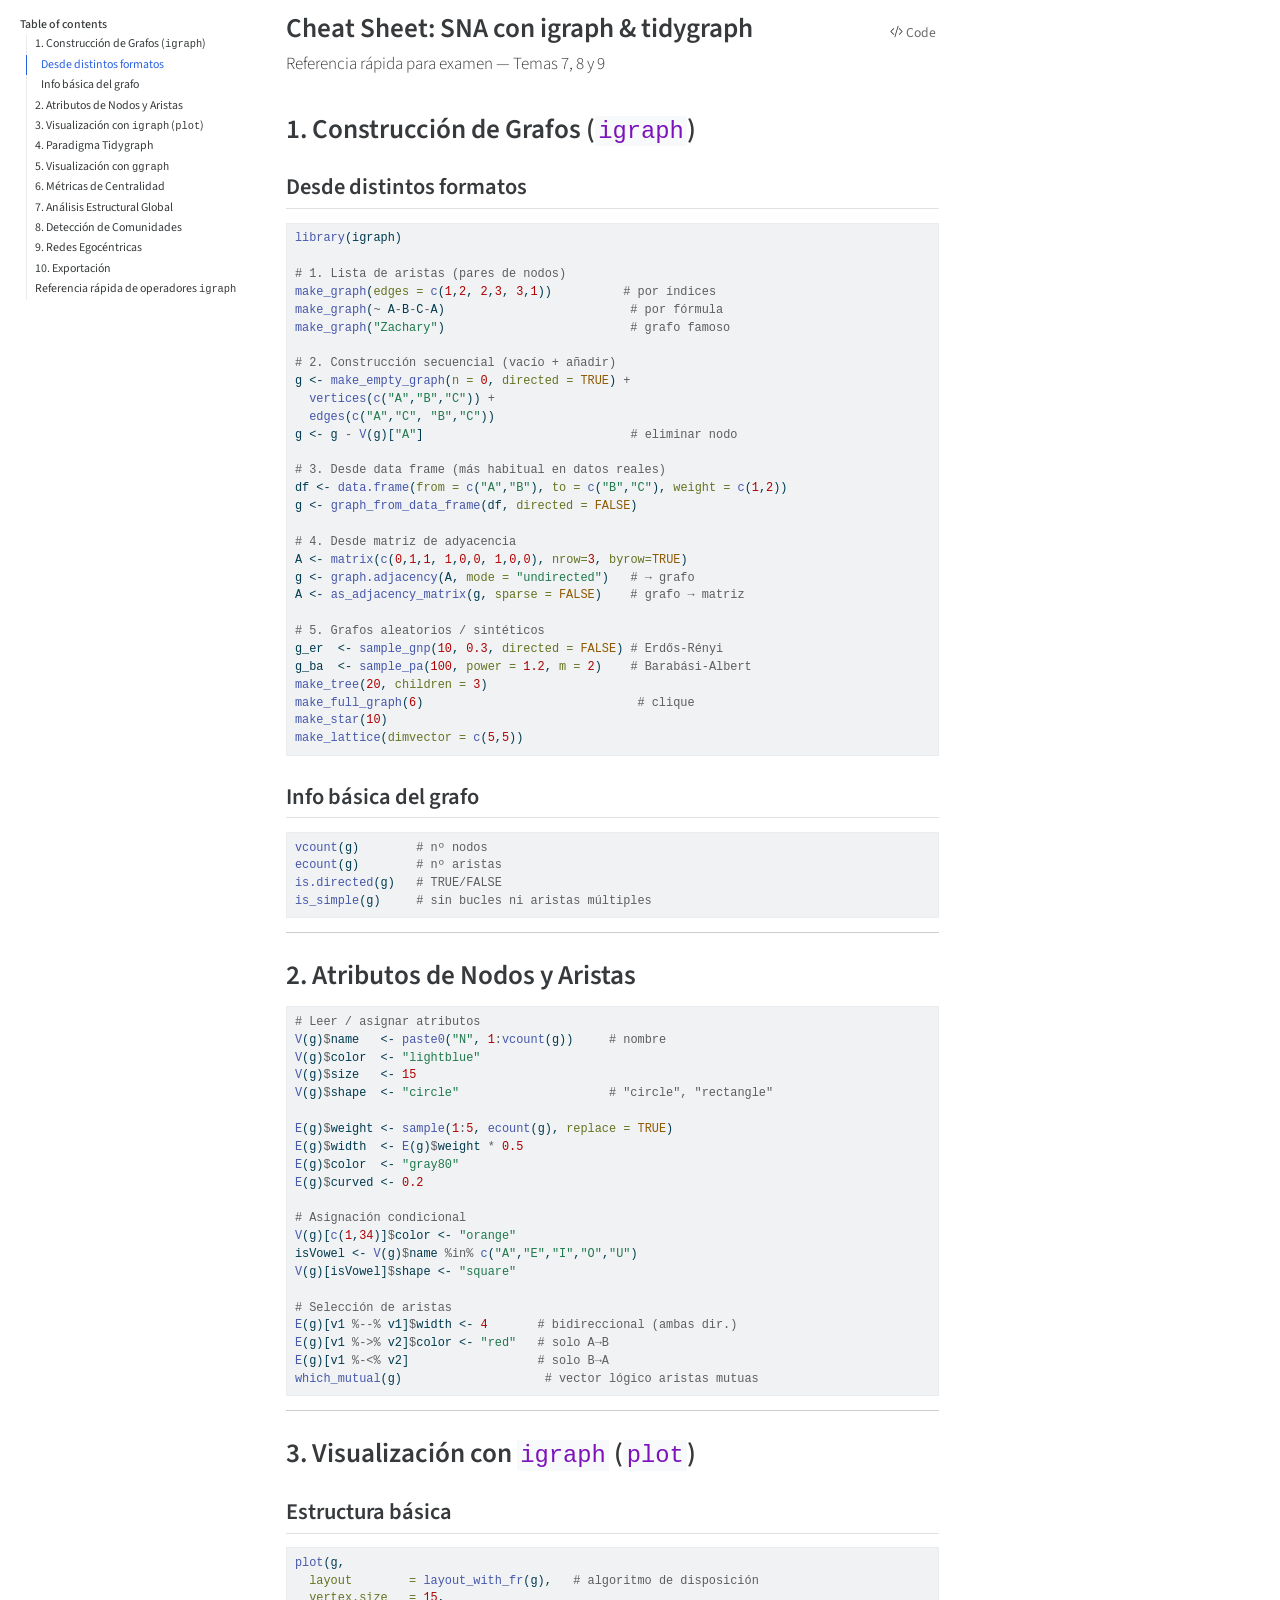
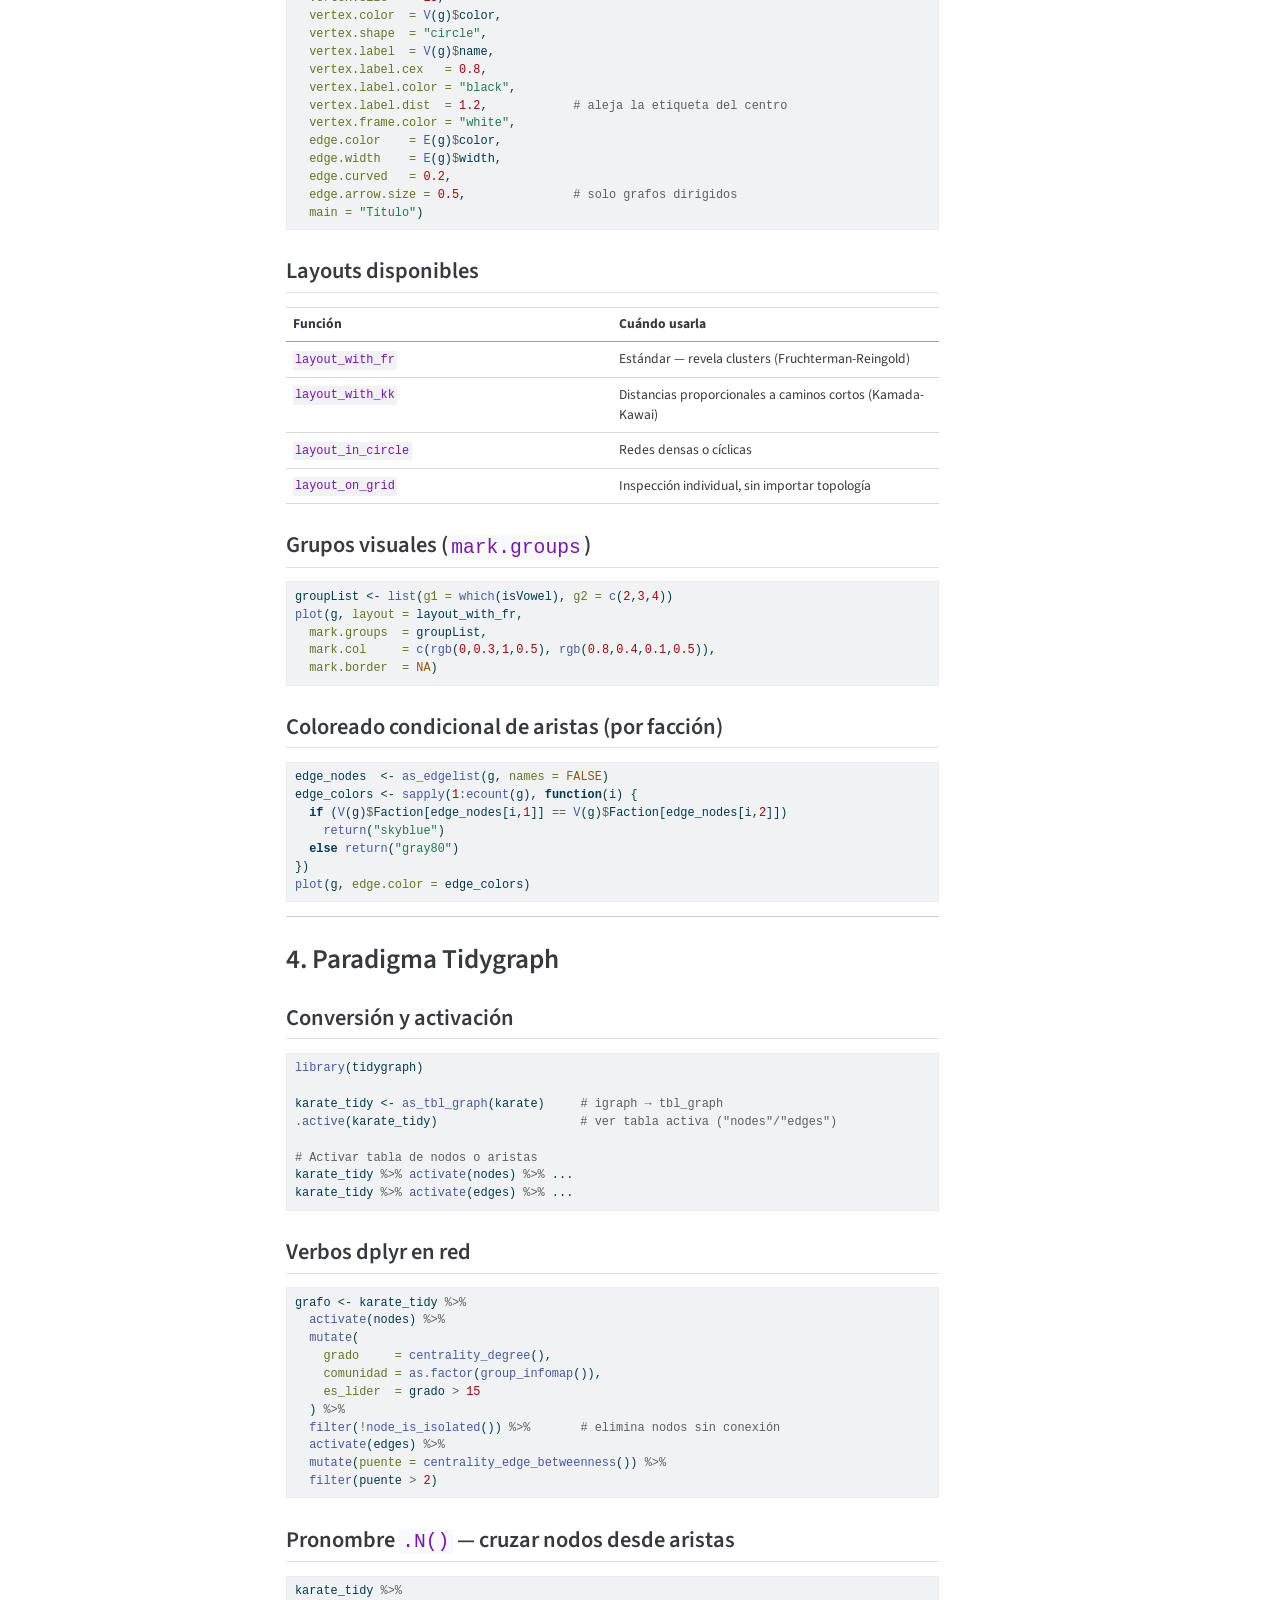
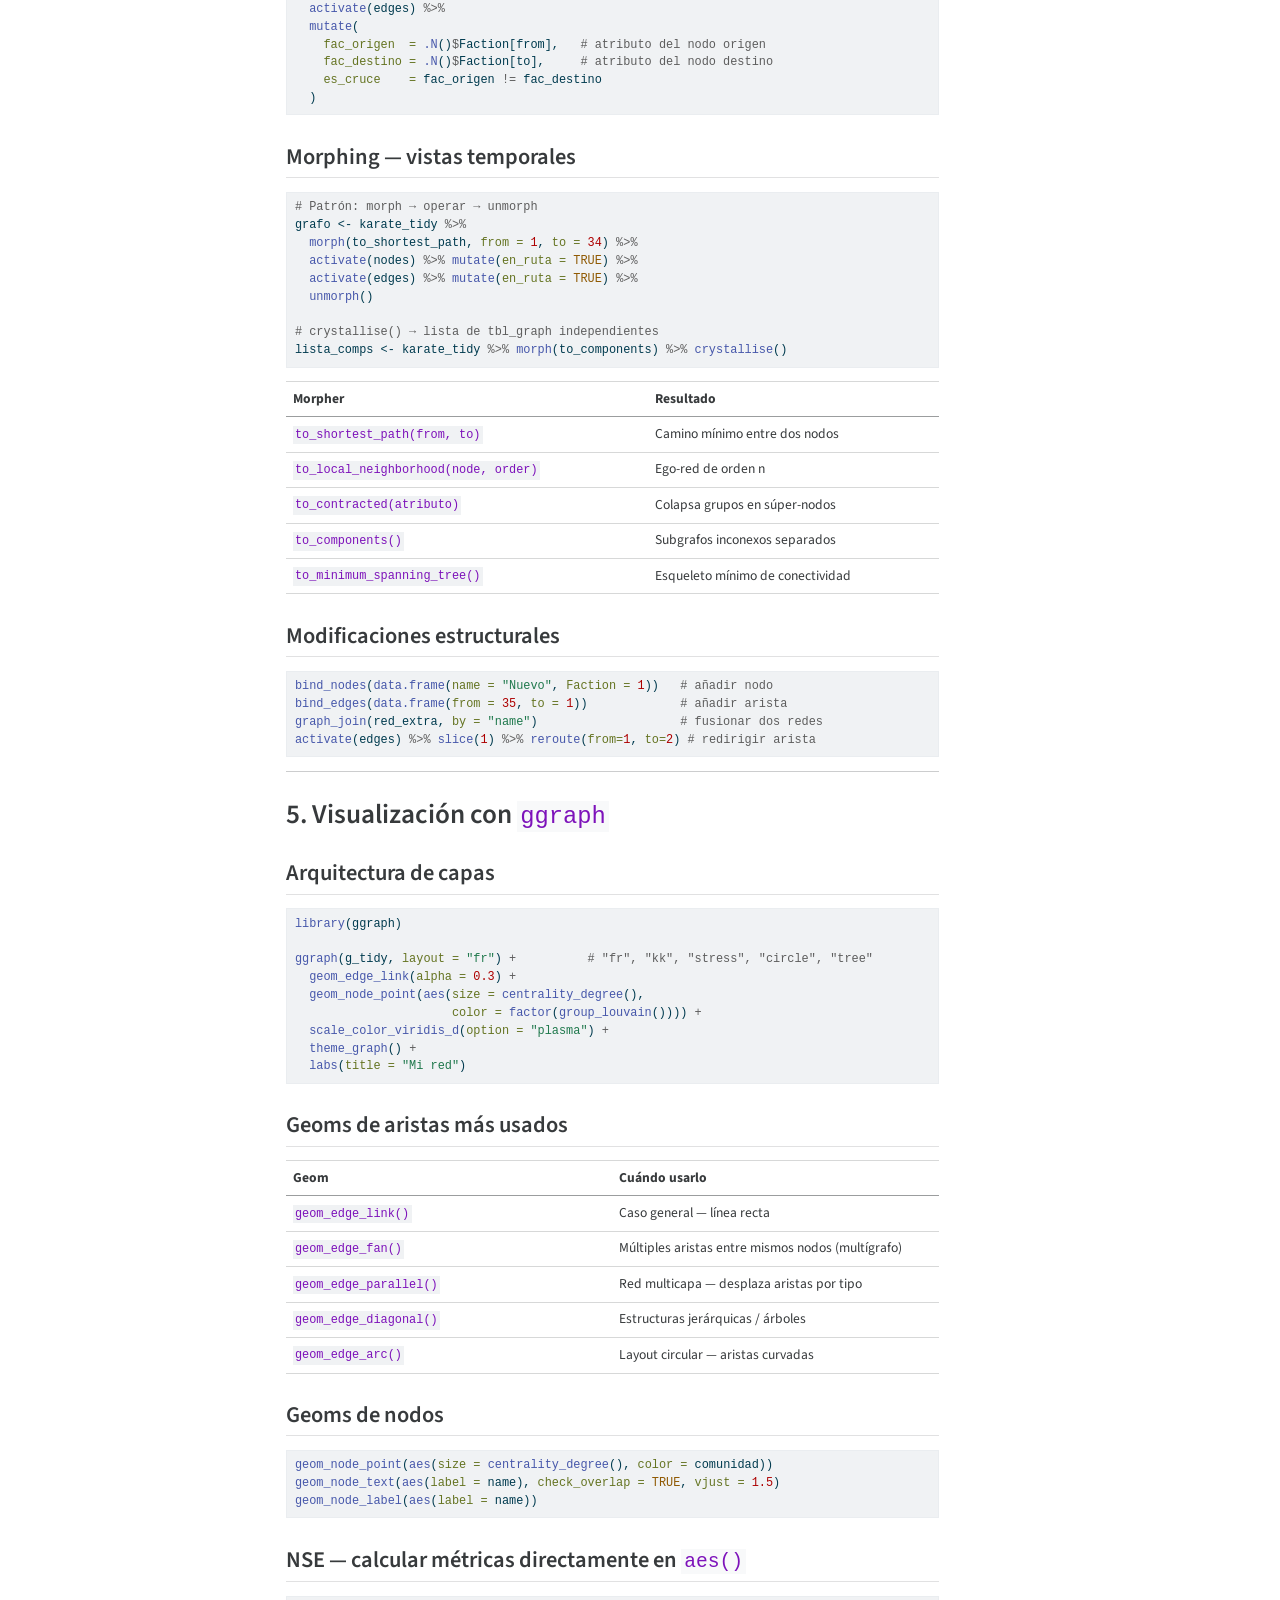
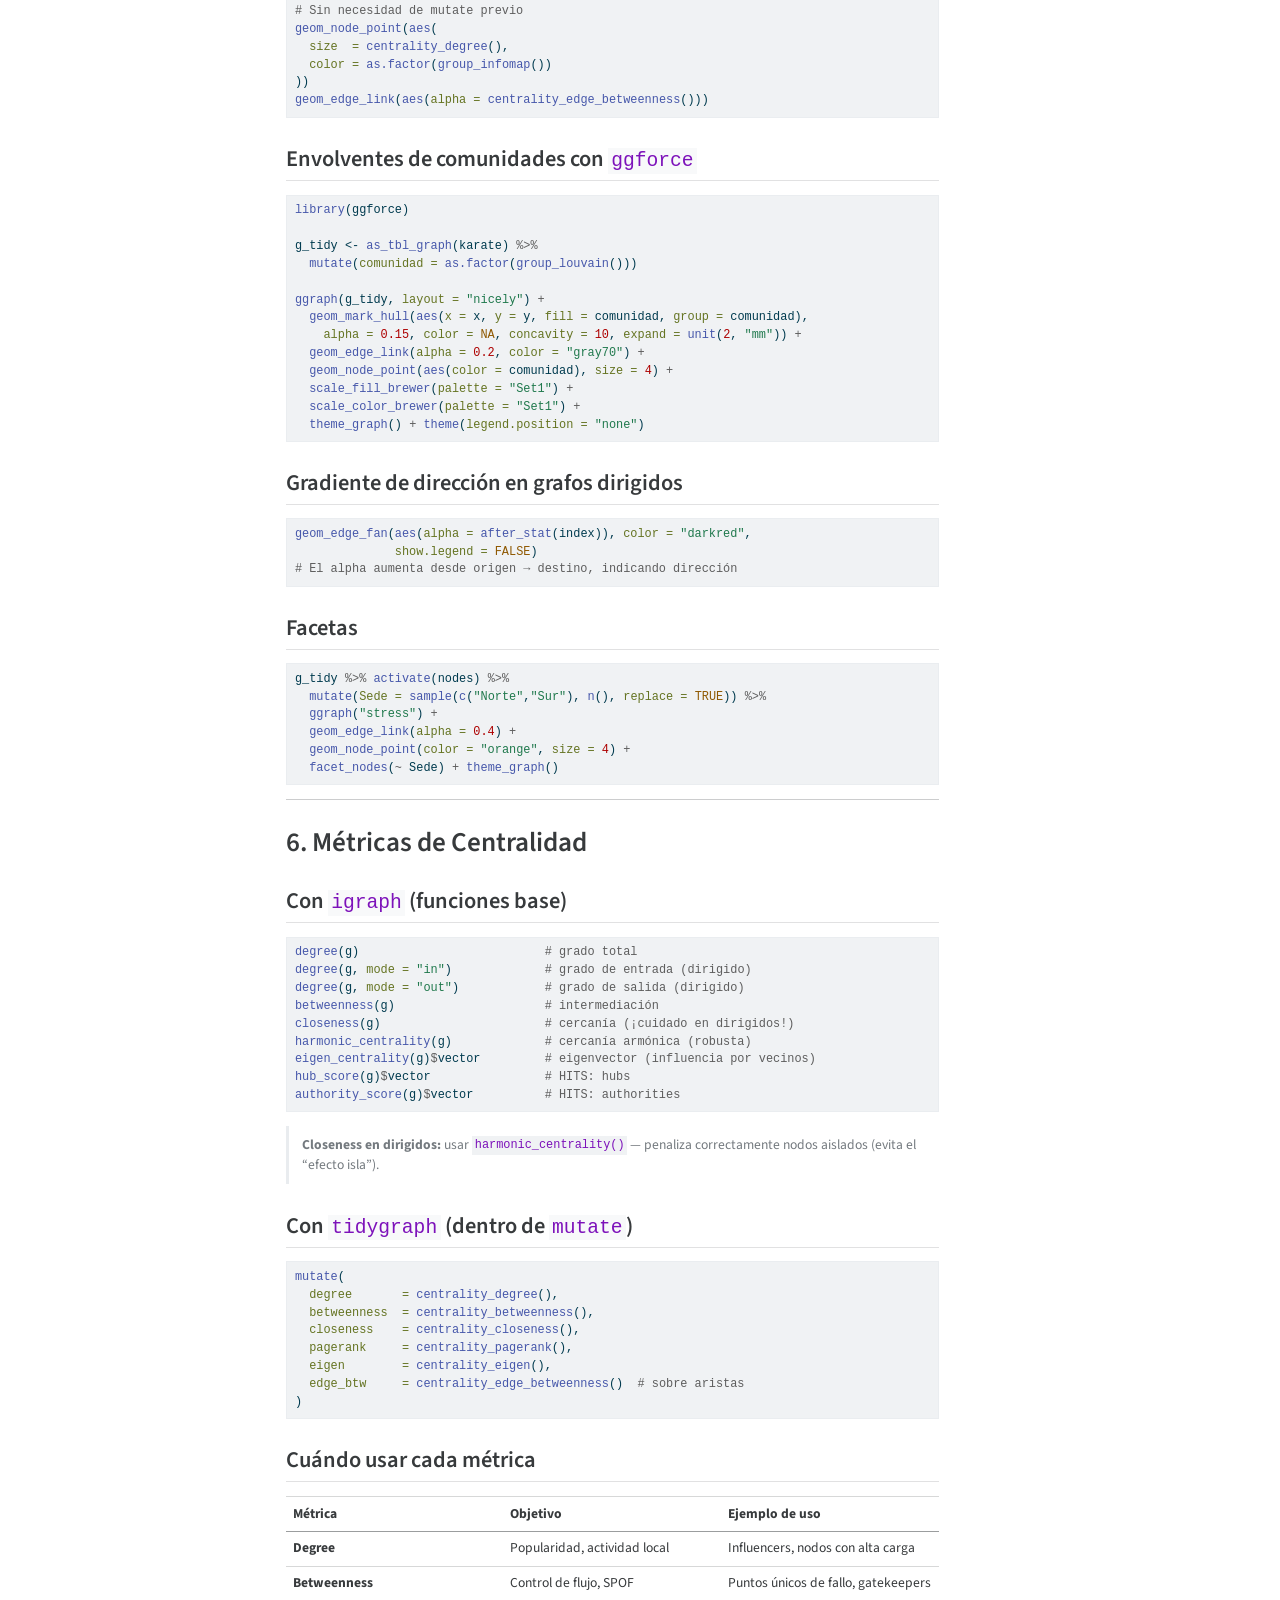
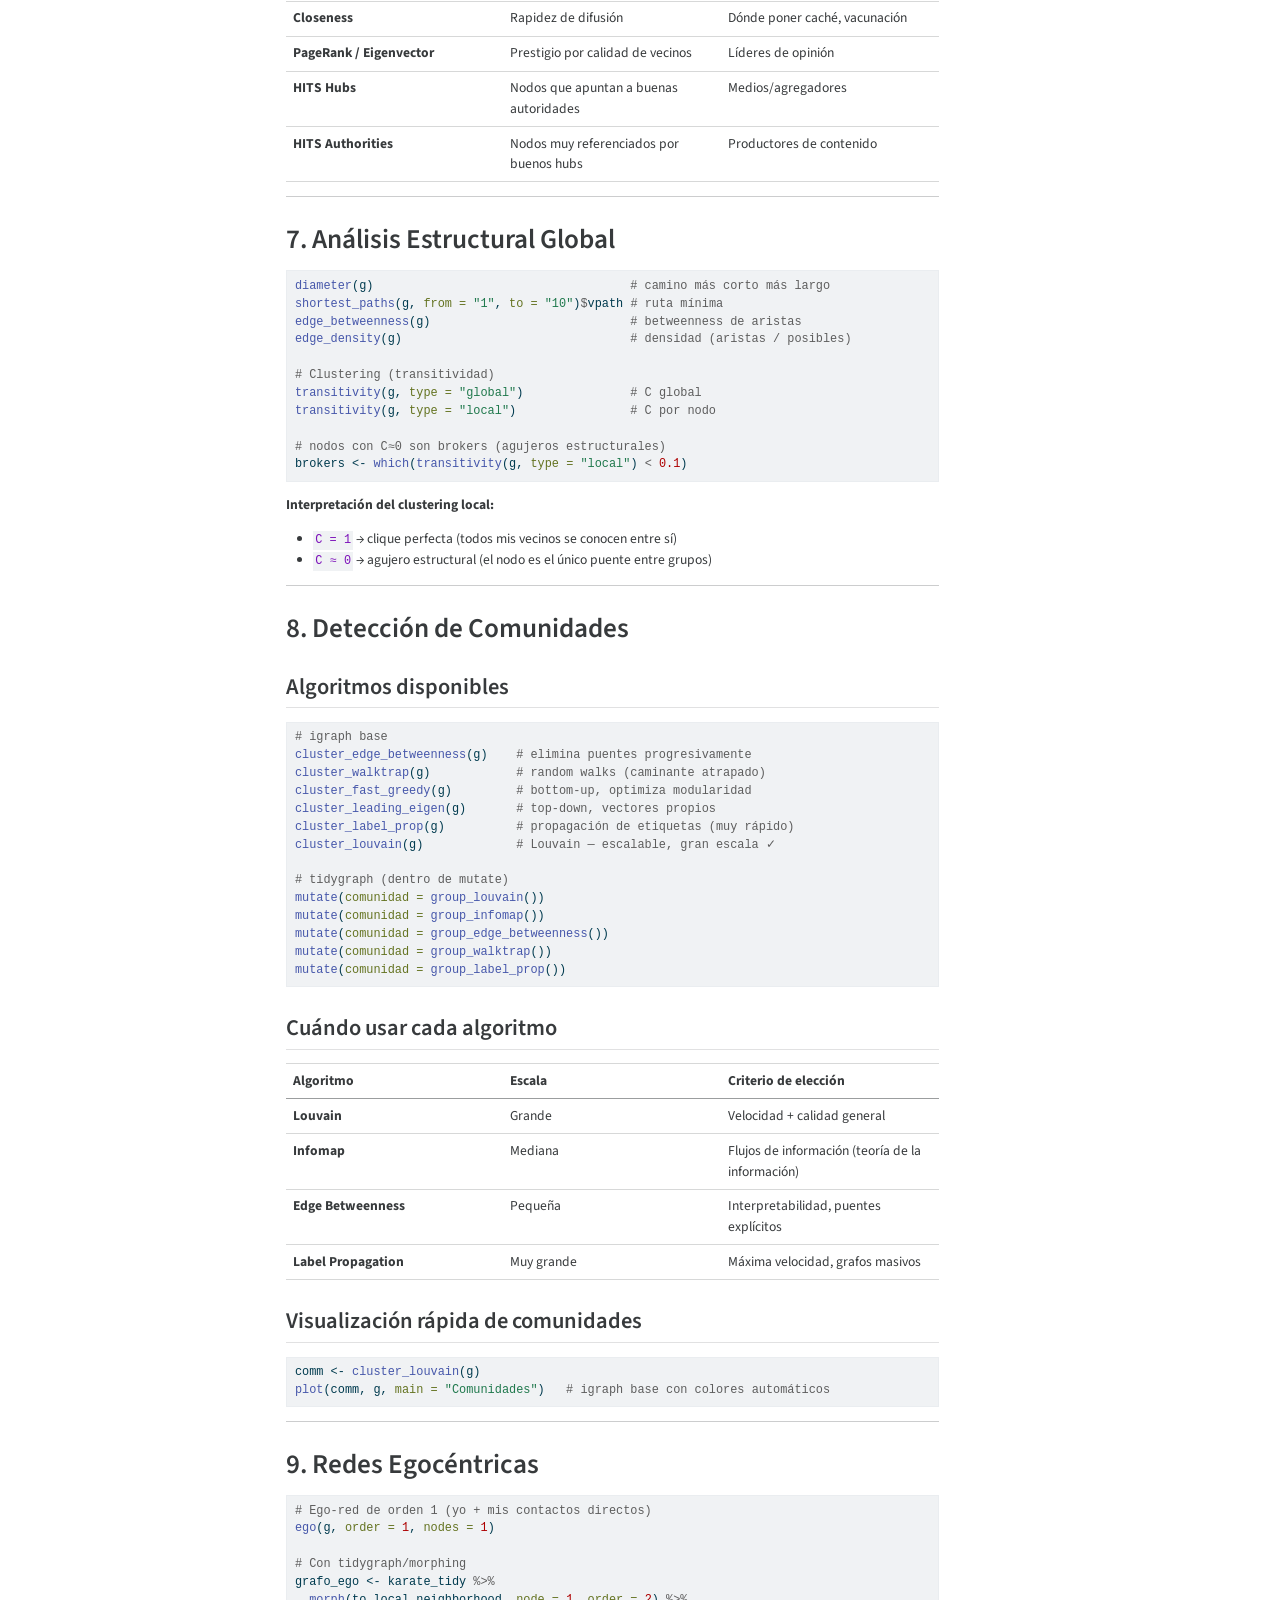
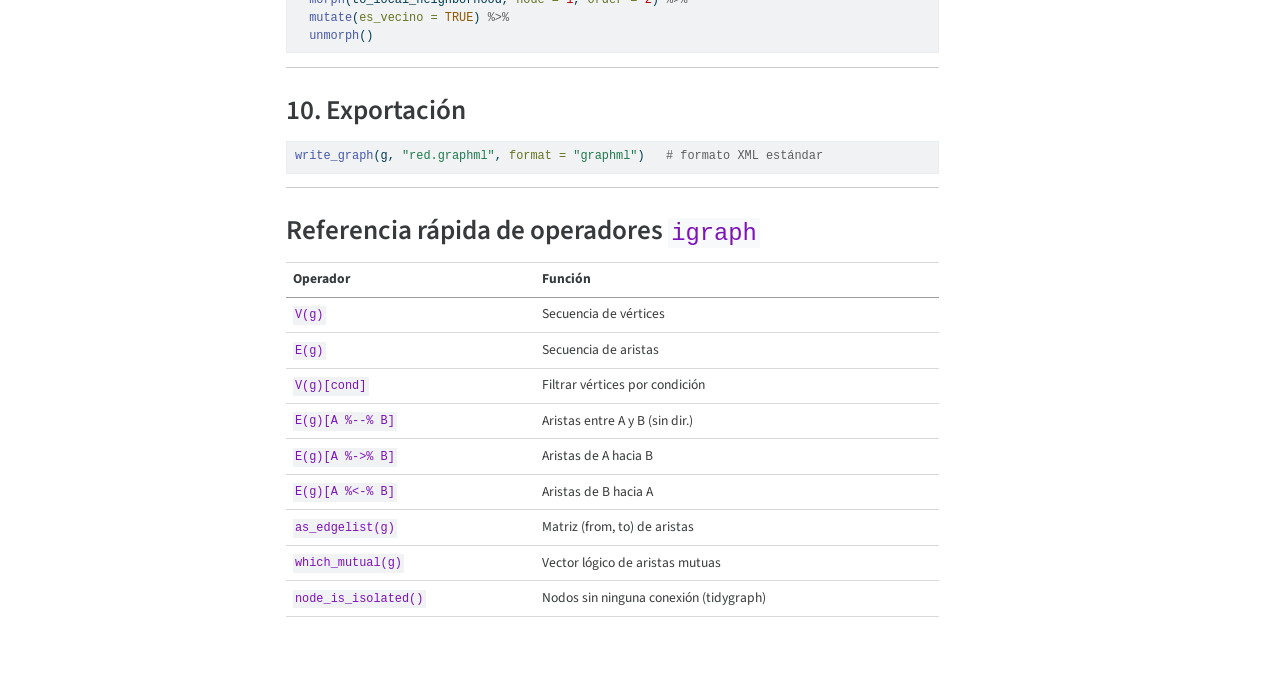
<file: chapters/cheatsheet-claude.html>
<!DOCTYPE html>
<html xmlns="http://www.w3.org/1999/xhtml" lang="en" xml:lang="en"><head>

<meta charset="utf-8">
<meta name="generator" content="quarto-1.9.37">

<meta name="viewport" content="width=device-width, initial-scale=1.0, user-scalable=yes">


<title>Cheat Sheet: SNA con igraph &amp; tidygraph</title>
<style>
/* Default styles provided by pandoc.
** See https://pandoc.org/MANUAL.html#variables-for-html for config info.
*/
code{white-space: pre-wrap;}
span.smallcaps{font-variant: small-caps;}
div.columns{display: flex; gap: min(4vw, 1.5em);}
div.column{flex: auto; overflow-x: auto;}
div.hanging-indent{margin-left: 1.5em; text-indent: -1.5em;}
ul.task-list{list-style: none;}
ul.task-list li input[type="checkbox"] {
  width: 0.8em;
  margin: 0 0.8em 0.2em -1em; /* quarto-specific, see https://github.com/quarto-dev/quarto-cli/issues/4556 */ 
  vertical-align: middle;
}
/* CSS for syntax highlighting */
html { -webkit-text-size-adjust: 100%; }
pre > code.sourceCode { white-space: pre; position: relative; }
pre > code.sourceCode > span { display: inline-block; line-height: 1.25; }
pre > code.sourceCode > span:empty { height: 1.2em; }
.sourceCode { overflow: visible; }
code.sourceCode > span { color: inherit; text-decoration: inherit; }
div.sourceCode { margin: 1em 0; }
pre.sourceCode { margin: 0; }
@media screen {
div.sourceCode { overflow: auto; }
}
@media print {
pre > code.sourceCode { white-space: pre-wrap; }
pre > code.sourceCode > span { text-indent: -5em; padding-left: 5em; }
}
pre.numberSource code
  { counter-reset: source-line 0; }
pre.numberSource code > span
  { position: relative; left: -4em; counter-increment: source-line; }
pre.numberSource code > span > a:first-child::before
  { content: counter(source-line);
    position: relative; left: -1em; text-align: right; vertical-align: baseline;
    border: none; display: inline-block;
    -webkit-touch-callout: none; -webkit-user-select: none;
    -khtml-user-select: none; -moz-user-select: none;
    -ms-user-select: none; user-select: none;
    padding: 0 4px; width: 4em;
  }
pre.numberSource { margin-left: 3em;  padding-left: 4px; }
div.sourceCode
  {   }
@media screen {
pre > code.sourceCode > span > a:first-child::before { text-decoration: underline; }
}
</style>


<script src="cheatsheet-claude_files/libs/clipboard/clipboard.min.js"></script>
<script src="cheatsheet-claude_files/libs/quarto-html/quarto.js" type="module"></script>
<script src="cheatsheet-claude_files/libs/quarto-html/tabsets/tabsets.js" type="module"></script>
<script src="cheatsheet-claude_files/libs/quarto-html/popper.min.js"></script>
<script src="cheatsheet-claude_files/libs/quarto-html/tippy.umd.min.js"></script>
<script src="cheatsheet-claude_files/libs/quarto-html/anchor.min.js"></script>
<link href="cheatsheet-claude_files/libs/quarto-html/tippy.css" rel="stylesheet">
<link href="cheatsheet-claude_files/libs/quarto-html/quarto-syntax-highlighting-7f8f88aac4f3542376d5c11b86a4c14d.css" rel="stylesheet" id="quarto-text-highlighting-styles">
<script src="cheatsheet-claude_files/libs/bootstrap/bootstrap.min.js"></script>
<link href="cheatsheet-claude_files/libs/bootstrap/bootstrap-icons.css" rel="stylesheet">
<link href="cheatsheet-claude_files/libs/bootstrap/bootstrap-a5ab789529c0efdc7d6891758eeead79.min.css" rel="stylesheet" append-hash="true" id="quarto-bootstrap" data-mode="light">


</head>

<body class="quarto-light">

<div id="quarto-content" class="page-columns page-rows-contents page-layout-article toc-left">
<div id="quarto-sidebar-toc-left" class="sidebar toc-left">
  <nav id="TOC" role="doc-toc" class="toc-active">
    <h2 id="toc-title">Table of contents</h2>
   
  <ul>
  <li><a href="#construcción-de-grafos-igraph" id="toc-construcción-de-grafos-igraph" class="nav-link active" data-scroll-target="#construcción-de-grafos-igraph">1. Construcción de Grafos (<code>igraph</code>)</a>
  <ul class="collapse">
  <li><a href="#desde-distintos-formatos" id="toc-desde-distintos-formatos" class="nav-link" data-scroll-target="#desde-distintos-formatos">Desde distintos formatos</a></li>
  <li><a href="#info-básica-del-grafo" id="toc-info-básica-del-grafo" class="nav-link" data-scroll-target="#info-básica-del-grafo">Info básica del grafo</a></li>
  </ul></li>
  <li><a href="#atributos-de-nodos-y-aristas" id="toc-atributos-de-nodos-y-aristas" class="nav-link" data-scroll-target="#atributos-de-nodos-y-aristas">2. Atributos de Nodos y Aristas</a></li>
  <li><a href="#visualización-con-igraph-plot" id="toc-visualización-con-igraph-plot" class="nav-link" data-scroll-target="#visualización-con-igraph-plot">3. Visualización con <code>igraph</code> (<code>plot</code>)</a>
  <ul class="collapse">
  <li><a href="#estructura-básica" id="toc-estructura-básica" class="nav-link" data-scroll-target="#estructura-básica">Estructura básica</a></li>
  <li><a href="#layouts-disponibles" id="toc-layouts-disponibles" class="nav-link" data-scroll-target="#layouts-disponibles">Layouts disponibles</a></li>
  <li><a href="#grupos-visuales-mark.groups" id="toc-grupos-visuales-mark.groups" class="nav-link" data-scroll-target="#grupos-visuales-mark.groups">Grupos visuales (<code>mark.groups</code>)</a></li>
  <li><a href="#coloreado-condicional-de-aristas-por-facción" id="toc-coloreado-condicional-de-aristas-por-facción" class="nav-link" data-scroll-target="#coloreado-condicional-de-aristas-por-facción">Coloreado condicional de aristas (por facción)</a></li>
  </ul></li>
  <li><a href="#paradigma-tidygraph" id="toc-paradigma-tidygraph" class="nav-link" data-scroll-target="#paradigma-tidygraph">4. Paradigma Tidygraph</a>
  <ul class="collapse">
  <li><a href="#conversión-y-activación" id="toc-conversión-y-activación" class="nav-link" data-scroll-target="#conversión-y-activación">Conversión y activación</a></li>
  <li><a href="#verbos-dplyr-en-red" id="toc-verbos-dplyr-en-red" class="nav-link" data-scroll-target="#verbos-dplyr-en-red">Verbos dplyr en red</a></li>
  <li><a href="#pronombre-.n-cruzar-nodos-desde-aristas" id="toc-pronombre-.n-cruzar-nodos-desde-aristas" class="nav-link" data-scroll-target="#pronombre-.n-cruzar-nodos-desde-aristas">Pronombre <code>.N()</code> — cruzar nodos desde aristas</a></li>
  <li><a href="#morphing-vistas-temporales" id="toc-morphing-vistas-temporales" class="nav-link" data-scroll-target="#morphing-vistas-temporales">Morphing — vistas temporales</a></li>
  <li><a href="#modificaciones-estructurales" id="toc-modificaciones-estructurales" class="nav-link" data-scroll-target="#modificaciones-estructurales">Modificaciones estructurales</a></li>
  </ul></li>
  <li><a href="#visualización-con-ggraph" id="toc-visualización-con-ggraph" class="nav-link" data-scroll-target="#visualización-con-ggraph">5. Visualización con <code>ggraph</code></a>
  <ul class="collapse">
  <li><a href="#arquitectura-de-capas" id="toc-arquitectura-de-capas" class="nav-link" data-scroll-target="#arquitectura-de-capas">Arquitectura de capas</a></li>
  <li><a href="#geoms-de-aristas-más-usados" id="toc-geoms-de-aristas-más-usados" class="nav-link" data-scroll-target="#geoms-de-aristas-más-usados">Geoms de aristas más usados</a></li>
  <li><a href="#geoms-de-nodos" id="toc-geoms-de-nodos" class="nav-link" data-scroll-target="#geoms-de-nodos">Geoms de nodos</a></li>
  <li><a href="#nse-calcular-métricas-directamente-en-aes" id="toc-nse-calcular-métricas-directamente-en-aes" class="nav-link" data-scroll-target="#nse-calcular-métricas-directamente-en-aes">NSE — calcular métricas directamente en <code>aes()</code></a></li>
  <li><a href="#envolventes-de-comunidades-con-ggforce" id="toc-envolventes-de-comunidades-con-ggforce" class="nav-link" data-scroll-target="#envolventes-de-comunidades-con-ggforce">Envolventes de comunidades con <code>ggforce</code></a></li>
  <li><a href="#gradiente-de-dirección-en-grafos-dirigidos" id="toc-gradiente-de-dirección-en-grafos-dirigidos" class="nav-link" data-scroll-target="#gradiente-de-dirección-en-grafos-dirigidos">Gradiente de dirección en grafos dirigidos</a></li>
  <li><a href="#facetas" id="toc-facetas" class="nav-link" data-scroll-target="#facetas">Facetas</a></li>
  </ul></li>
  <li><a href="#métricas-de-centralidad" id="toc-métricas-de-centralidad" class="nav-link" data-scroll-target="#métricas-de-centralidad">6. Métricas de Centralidad</a>
  <ul class="collapse">
  <li><a href="#con-igraph-funciones-base" id="toc-con-igraph-funciones-base" class="nav-link" data-scroll-target="#con-igraph-funciones-base">Con <code>igraph</code> (funciones base)</a></li>
  <li><a href="#con-tidygraph-dentro-de-mutate" id="toc-con-tidygraph-dentro-de-mutate" class="nav-link" data-scroll-target="#con-tidygraph-dentro-de-mutate">Con <code>tidygraph</code> (dentro de <code>mutate</code>)</a></li>
  <li><a href="#cuándo-usar-cada-métrica" id="toc-cuándo-usar-cada-métrica" class="nav-link" data-scroll-target="#cuándo-usar-cada-métrica">Cuándo usar cada métrica</a></li>
  </ul></li>
  <li><a href="#análisis-estructural-global" id="toc-análisis-estructural-global" class="nav-link" data-scroll-target="#análisis-estructural-global">7. Análisis Estructural Global</a></li>
  <li><a href="#detección-de-comunidades" id="toc-detección-de-comunidades" class="nav-link" data-scroll-target="#detección-de-comunidades">8. Detección de Comunidades</a>
  <ul class="collapse">
  <li><a href="#algoritmos-disponibles" id="toc-algoritmos-disponibles" class="nav-link" data-scroll-target="#algoritmos-disponibles">Algoritmos disponibles</a></li>
  <li><a href="#cuándo-usar-cada-algoritmo" id="toc-cuándo-usar-cada-algoritmo" class="nav-link" data-scroll-target="#cuándo-usar-cada-algoritmo">Cuándo usar cada algoritmo</a></li>
  <li><a href="#visualización-rápida-de-comunidades" id="toc-visualización-rápida-de-comunidades" class="nav-link" data-scroll-target="#visualización-rápida-de-comunidades">Visualización rápida de comunidades</a></li>
  </ul></li>
  <li><a href="#redes-egocéntricas" id="toc-redes-egocéntricas" class="nav-link" data-scroll-target="#redes-egocéntricas">9. Redes Egocéntricas</a></li>
  <li><a href="#exportación" id="toc-exportación" class="nav-link" data-scroll-target="#exportación">10. Exportación</a></li>
  <li><a href="#referencia-rápida-de-operadores-igraph" id="toc-referencia-rápida-de-operadores-igraph" class="nav-link" data-scroll-target="#referencia-rápida-de-operadores-igraph">Referencia rápida de operadores <code>igraph</code></a></li>
  </ul>
</nav>
</div>
<div id="quarto-margin-sidebar" class="sidebar margin-sidebar zindex-bottom">
</div>
<main class="content" id="quarto-document-content">

<header id="title-block-header" class="quarto-title-block default">
<div class="quarto-title">
<div class="quarto-title-block"><div><h1 class="title">Cheat Sheet: SNA con igraph &amp; tidygraph</h1><button type="button" class="btn code-tools-button" id="quarto-code-tools-source"><i class="bi"></i> Code</button></div></div>
<p class="subtitle lead">Referencia rápida para examen — Temas 7, 8 y 9</p>
</div>



<div class="quarto-title-meta">

    
  
    
  </div>
  


</header>


<section id="construcción-de-grafos-igraph" class="level1">
<h1>1. Construcción de Grafos (<code>igraph</code>)</h1>
<section id="desde-distintos-formatos" class="level2">
<h2 class="anchored" data-anchor-id="desde-distintos-formatos">Desde distintos formatos</h2>
<div class="code-copy-outer-scaffold"><div class="sourceCode" id="cb1"><pre class="sourceCode r code-with-copy"><code class="sourceCode r"><span id="cb1-1"><a href="#cb1-1" aria-hidden="true" tabindex="-1"></a><span class="fu">library</span>(igraph)</span>
<span id="cb1-2"><a href="#cb1-2" aria-hidden="true" tabindex="-1"></a></span>
<span id="cb1-3"><a href="#cb1-3" aria-hidden="true" tabindex="-1"></a><span class="co"># 1. Lista de aristas (pares de nodos)</span></span>
<span id="cb1-4"><a href="#cb1-4" aria-hidden="true" tabindex="-1"></a><span class="fu">make_graph</span>(<span class="at">edges =</span> <span class="fu">c</span>(<span class="dv">1</span>,<span class="dv">2</span>, <span class="dv">2</span>,<span class="dv">3</span>, <span class="dv">3</span>,<span class="dv">1</span>))          <span class="co"># por índices</span></span>
<span id="cb1-5"><a href="#cb1-5" aria-hidden="true" tabindex="-1"></a><span class="fu">make_graph</span>(<span class="sc">~</span> A<span class="sc">-</span>B<span class="sc">-</span>C<span class="sc">-</span>A)                          <span class="co"># por fórmula</span></span>
<span id="cb1-6"><a href="#cb1-6" aria-hidden="true" tabindex="-1"></a><span class="fu">make_graph</span>(<span class="st">"Zachary"</span>)                          <span class="co"># grafo famoso</span></span>
<span id="cb1-7"><a href="#cb1-7" aria-hidden="true" tabindex="-1"></a></span>
<span id="cb1-8"><a href="#cb1-8" aria-hidden="true" tabindex="-1"></a><span class="co"># 2. Construcción secuencial (vacío + añadir)</span></span>
<span id="cb1-9"><a href="#cb1-9" aria-hidden="true" tabindex="-1"></a>g <span class="ot">&lt;-</span> <span class="fu">make_empty_graph</span>(<span class="at">n =</span> <span class="dv">0</span>, <span class="at">directed =</span> <span class="cn">TRUE</span>) <span class="sc">+</span></span>
<span id="cb1-10"><a href="#cb1-10" aria-hidden="true" tabindex="-1"></a>  <span class="fu">vertices</span>(<span class="fu">c</span>(<span class="st">"A"</span>,<span class="st">"B"</span>,<span class="st">"C"</span>)) <span class="sc">+</span></span>
<span id="cb1-11"><a href="#cb1-11" aria-hidden="true" tabindex="-1"></a>  <span class="fu">edges</span>(<span class="fu">c</span>(<span class="st">"A"</span>,<span class="st">"C"</span>, <span class="st">"B"</span>,<span class="st">"C"</span>))</span>
<span id="cb1-12"><a href="#cb1-12" aria-hidden="true" tabindex="-1"></a>g <span class="ot">&lt;-</span> g <span class="sc">-</span> <span class="fu">V</span>(g)[<span class="st">"A"</span>]                             <span class="co"># eliminar nodo</span></span>
<span id="cb1-13"><a href="#cb1-13" aria-hidden="true" tabindex="-1"></a></span>
<span id="cb1-14"><a href="#cb1-14" aria-hidden="true" tabindex="-1"></a><span class="co"># 3. Desde data frame (más habitual en datos reales)</span></span>
<span id="cb1-15"><a href="#cb1-15" aria-hidden="true" tabindex="-1"></a>df <span class="ot">&lt;-</span> <span class="fu">data.frame</span>(<span class="at">from =</span> <span class="fu">c</span>(<span class="st">"A"</span>,<span class="st">"B"</span>), <span class="at">to =</span> <span class="fu">c</span>(<span class="st">"B"</span>,<span class="st">"C"</span>), <span class="at">weight =</span> <span class="fu">c</span>(<span class="dv">1</span>,<span class="dv">2</span>))</span>
<span id="cb1-16"><a href="#cb1-16" aria-hidden="true" tabindex="-1"></a>g <span class="ot">&lt;-</span> <span class="fu">graph_from_data_frame</span>(df, <span class="at">directed =</span> <span class="cn">FALSE</span>)</span>
<span id="cb1-17"><a href="#cb1-17" aria-hidden="true" tabindex="-1"></a></span>
<span id="cb1-18"><a href="#cb1-18" aria-hidden="true" tabindex="-1"></a><span class="co"># 4. Desde matriz de adyacencia</span></span>
<span id="cb1-19"><a href="#cb1-19" aria-hidden="true" tabindex="-1"></a>A <span class="ot">&lt;-</span> <span class="fu">matrix</span>(<span class="fu">c</span>(<span class="dv">0</span>,<span class="dv">1</span>,<span class="dv">1</span>, <span class="dv">1</span>,<span class="dv">0</span>,<span class="dv">0</span>, <span class="dv">1</span>,<span class="dv">0</span>,<span class="dv">0</span>), <span class="at">nrow=</span><span class="dv">3</span>, <span class="at">byrow=</span><span class="cn">TRUE</span>)</span>
<span id="cb1-20"><a href="#cb1-20" aria-hidden="true" tabindex="-1"></a>g <span class="ot">&lt;-</span> <span class="fu">graph.adjacency</span>(A, <span class="at">mode =</span> <span class="st">"undirected"</span>)   <span class="co"># → grafo</span></span>
<span id="cb1-21"><a href="#cb1-21" aria-hidden="true" tabindex="-1"></a>A <span class="ot">&lt;-</span> <span class="fu">as_adjacency_matrix</span>(g, <span class="at">sparse =</span> <span class="cn">FALSE</span>)    <span class="co"># grafo → matriz</span></span>
<span id="cb1-22"><a href="#cb1-22" aria-hidden="true" tabindex="-1"></a></span>
<span id="cb1-23"><a href="#cb1-23" aria-hidden="true" tabindex="-1"></a><span class="co"># 5. Grafos aleatorios / sintéticos</span></span>
<span id="cb1-24"><a href="#cb1-24" aria-hidden="true" tabindex="-1"></a>g_er  <span class="ot">&lt;-</span> <span class="fu">sample_gnp</span>(<span class="dv">10</span>, <span class="fl">0.3</span>, <span class="at">directed =</span> <span class="cn">FALSE</span>) <span class="co"># Erdős-Rényi</span></span>
<span id="cb1-25"><a href="#cb1-25" aria-hidden="true" tabindex="-1"></a>g_ba  <span class="ot">&lt;-</span> <span class="fu">sample_pa</span>(<span class="dv">100</span>, <span class="at">power =</span> <span class="fl">1.2</span>, <span class="at">m =</span> <span class="dv">2</span>)    <span class="co"># Barabási-Albert</span></span>
<span id="cb1-26"><a href="#cb1-26" aria-hidden="true" tabindex="-1"></a><span class="fu">make_tree</span>(<span class="dv">20</span>, <span class="at">children =</span> <span class="dv">3</span>)</span>
<span id="cb1-27"><a href="#cb1-27" aria-hidden="true" tabindex="-1"></a><span class="fu">make_full_graph</span>(<span class="dv">6</span>)                              <span class="co"># clique</span></span>
<span id="cb1-28"><a href="#cb1-28" aria-hidden="true" tabindex="-1"></a><span class="fu">make_star</span>(<span class="dv">10</span>)</span>
<span id="cb1-29"><a href="#cb1-29" aria-hidden="true" tabindex="-1"></a><span class="fu">make_lattice</span>(<span class="at">dimvector =</span> <span class="fu">c</span>(<span class="dv">5</span>,<span class="dv">5</span>))</span></code></pre></div><button title="Copy to Clipboard" class="code-copy-button"><i class="bi"></i></button></div>
</section>
<section id="info-básica-del-grafo" class="level2">
<h2 class="anchored" data-anchor-id="info-básica-del-grafo">Info básica del grafo</h2>
<div class="code-copy-outer-scaffold"><div class="sourceCode" id="cb2"><pre class="sourceCode r code-with-copy"><code class="sourceCode r"><span id="cb2-1"><a href="#cb2-1" aria-hidden="true" tabindex="-1"></a><span class="fu">vcount</span>(g)        <span class="co"># nº nodos</span></span>
<span id="cb2-2"><a href="#cb2-2" aria-hidden="true" tabindex="-1"></a><span class="fu">ecount</span>(g)        <span class="co"># nº aristas</span></span>
<span id="cb2-3"><a href="#cb2-3" aria-hidden="true" tabindex="-1"></a><span class="fu">is.directed</span>(g)   <span class="co"># TRUE/FALSE</span></span>
<span id="cb2-4"><a href="#cb2-4" aria-hidden="true" tabindex="-1"></a><span class="fu">is_simple</span>(g)     <span class="co"># sin bucles ni aristas múltiples</span></span></code></pre></div><button title="Copy to Clipboard" class="code-copy-button"><i class="bi"></i></button></div>
<hr>
</section>
</section>
<section id="atributos-de-nodos-y-aristas" class="level1">
<h1>2. Atributos de Nodos y Aristas</h1>
<div class="code-copy-outer-scaffold"><div class="sourceCode" id="cb3"><pre class="sourceCode r code-with-copy"><code class="sourceCode r"><span id="cb3-1"><a href="#cb3-1" aria-hidden="true" tabindex="-1"></a><span class="co"># Leer / asignar atributos</span></span>
<span id="cb3-2"><a href="#cb3-2" aria-hidden="true" tabindex="-1"></a><span class="fu">V</span>(g)<span class="sc">$</span>name   <span class="ot">&lt;-</span> <span class="fu">paste0</span>(<span class="st">"N"</span>, <span class="dv">1</span><span class="sc">:</span><span class="fu">vcount</span>(g))     <span class="co"># nombre</span></span>
<span id="cb3-3"><a href="#cb3-3" aria-hidden="true" tabindex="-1"></a><span class="fu">V</span>(g)<span class="sc">$</span>color  <span class="ot">&lt;-</span> <span class="st">"lightblue"</span></span>
<span id="cb3-4"><a href="#cb3-4" aria-hidden="true" tabindex="-1"></a><span class="fu">V</span>(g)<span class="sc">$</span>size   <span class="ot">&lt;-</span> <span class="dv">15</span></span>
<span id="cb3-5"><a href="#cb3-5" aria-hidden="true" tabindex="-1"></a><span class="fu">V</span>(g)<span class="sc">$</span>shape  <span class="ot">&lt;-</span> <span class="st">"circle"</span>                     <span class="co"># "circle", "rectangle"</span></span>
<span id="cb3-6"><a href="#cb3-6" aria-hidden="true" tabindex="-1"></a></span>
<span id="cb3-7"><a href="#cb3-7" aria-hidden="true" tabindex="-1"></a><span class="fu">E</span>(g)<span class="sc">$</span>weight <span class="ot">&lt;-</span> <span class="fu">sample</span>(<span class="dv">1</span><span class="sc">:</span><span class="dv">5</span>, <span class="fu">ecount</span>(g), <span class="at">replace =</span> <span class="cn">TRUE</span>)</span>
<span id="cb3-8"><a href="#cb3-8" aria-hidden="true" tabindex="-1"></a><span class="fu">E</span>(g)<span class="sc">$</span>width  <span class="ot">&lt;-</span> <span class="fu">E</span>(g)<span class="sc">$</span>weight <span class="sc">*</span> <span class="fl">0.5</span></span>
<span id="cb3-9"><a href="#cb3-9" aria-hidden="true" tabindex="-1"></a><span class="fu">E</span>(g)<span class="sc">$</span>color  <span class="ot">&lt;-</span> <span class="st">"gray80"</span></span>
<span id="cb3-10"><a href="#cb3-10" aria-hidden="true" tabindex="-1"></a><span class="fu">E</span>(g)<span class="sc">$</span>curved <span class="ot">&lt;-</span> <span class="fl">0.2</span></span>
<span id="cb3-11"><a href="#cb3-11" aria-hidden="true" tabindex="-1"></a></span>
<span id="cb3-12"><a href="#cb3-12" aria-hidden="true" tabindex="-1"></a><span class="co"># Asignación condicional</span></span>
<span id="cb3-13"><a href="#cb3-13" aria-hidden="true" tabindex="-1"></a><span class="fu">V</span>(g)[<span class="fu">c</span>(<span class="dv">1</span>,<span class="dv">34</span>)]<span class="sc">$</span>color <span class="ot">&lt;-</span> <span class="st">"orange"</span></span>
<span id="cb3-14"><a href="#cb3-14" aria-hidden="true" tabindex="-1"></a>isVowel <span class="ot">&lt;-</span> <span class="fu">V</span>(g)<span class="sc">$</span>name <span class="sc">%in%</span> <span class="fu">c</span>(<span class="st">"A"</span>,<span class="st">"E"</span>,<span class="st">"I"</span>,<span class="st">"O"</span>,<span class="st">"U"</span>)</span>
<span id="cb3-15"><a href="#cb3-15" aria-hidden="true" tabindex="-1"></a><span class="fu">V</span>(g)[isVowel]<span class="sc">$</span>shape <span class="ot">&lt;-</span> <span class="st">"square"</span></span>
<span id="cb3-16"><a href="#cb3-16" aria-hidden="true" tabindex="-1"></a></span>
<span id="cb3-17"><a href="#cb3-17" aria-hidden="true" tabindex="-1"></a><span class="co"># Selección de aristas</span></span>
<span id="cb3-18"><a href="#cb3-18" aria-hidden="true" tabindex="-1"></a><span class="fu">E</span>(g)[v1 <span class="sc">%--%</span> v1]<span class="sc">$</span>width <span class="ot">&lt;-</span> <span class="dv">4</span>       <span class="co"># bidireccional (ambas dir.)</span></span>
<span id="cb3-19"><a href="#cb3-19" aria-hidden="true" tabindex="-1"></a><span class="fu">E</span>(g)[v1 <span class="sc">%-&gt;%</span> v2]<span class="sc">$</span>color <span class="ot">&lt;-</span> <span class="st">"red"</span>   <span class="co"># solo A→B</span></span>
<span id="cb3-20"><a href="#cb3-20" aria-hidden="true" tabindex="-1"></a><span class="fu">E</span>(g)[v1 <span class="sc">%-&lt;%</span> v2]                  <span class="co"># solo B→A</span></span>
<span id="cb3-21"><a href="#cb3-21" aria-hidden="true" tabindex="-1"></a><span class="fu">which_mutual</span>(g)                    <span class="co"># vector lógico aristas mutuas</span></span></code></pre></div><button title="Copy to Clipboard" class="code-copy-button"><i class="bi"></i></button></div>
<hr>
</section>
<section id="visualización-con-igraph-plot" class="level1">
<h1>3. Visualización con <code>igraph</code> (<code>plot</code>)</h1>
<section id="estructura-básica" class="level2">
<h2 class="anchored" data-anchor-id="estructura-básica">Estructura básica</h2>
<div class="code-copy-outer-scaffold"><div class="sourceCode" id="cb4"><pre class="sourceCode r code-with-copy"><code class="sourceCode r"><span id="cb4-1"><a href="#cb4-1" aria-hidden="true" tabindex="-1"></a><span class="fu">plot</span>(g,</span>
<span id="cb4-2"><a href="#cb4-2" aria-hidden="true" tabindex="-1"></a>  <span class="at">layout        =</span> <span class="fu">layout_with_fr</span>(g),   <span class="co"># algoritmo de disposición</span></span>
<span id="cb4-3"><a href="#cb4-3" aria-hidden="true" tabindex="-1"></a>  <span class="at">vertex.size   =</span> <span class="dv">15</span>,</span>
<span id="cb4-4"><a href="#cb4-4" aria-hidden="true" tabindex="-1"></a>  <span class="at">vertex.color  =</span> <span class="fu">V</span>(g)<span class="sc">$</span>color,</span>
<span id="cb4-5"><a href="#cb4-5" aria-hidden="true" tabindex="-1"></a>  <span class="at">vertex.shape  =</span> <span class="st">"circle"</span>,</span>
<span id="cb4-6"><a href="#cb4-6" aria-hidden="true" tabindex="-1"></a>  <span class="at">vertex.label  =</span> <span class="fu">V</span>(g)<span class="sc">$</span>name,</span>
<span id="cb4-7"><a href="#cb4-7" aria-hidden="true" tabindex="-1"></a>  <span class="at">vertex.label.cex   =</span> <span class="fl">0.8</span>,</span>
<span id="cb4-8"><a href="#cb4-8" aria-hidden="true" tabindex="-1"></a>  <span class="at">vertex.label.color =</span> <span class="st">"black"</span>,</span>
<span id="cb4-9"><a href="#cb4-9" aria-hidden="true" tabindex="-1"></a>  <span class="at">vertex.label.dist  =</span> <span class="fl">1.2</span>,            <span class="co"># aleja la etiqueta del centro</span></span>
<span id="cb4-10"><a href="#cb4-10" aria-hidden="true" tabindex="-1"></a>  <span class="at">vertex.frame.color =</span> <span class="st">"white"</span>,</span>
<span id="cb4-11"><a href="#cb4-11" aria-hidden="true" tabindex="-1"></a>  <span class="at">edge.color    =</span> <span class="fu">E</span>(g)<span class="sc">$</span>color,</span>
<span id="cb4-12"><a href="#cb4-12" aria-hidden="true" tabindex="-1"></a>  <span class="at">edge.width    =</span> <span class="fu">E</span>(g)<span class="sc">$</span>width,</span>
<span id="cb4-13"><a href="#cb4-13" aria-hidden="true" tabindex="-1"></a>  <span class="at">edge.curved   =</span> <span class="fl">0.2</span>,</span>
<span id="cb4-14"><a href="#cb4-14" aria-hidden="true" tabindex="-1"></a>  <span class="at">edge.arrow.size =</span> <span class="fl">0.5</span>,               <span class="co"># solo grafos dirigidos</span></span>
<span id="cb4-15"><a href="#cb4-15" aria-hidden="true" tabindex="-1"></a>  <span class="at">main =</span> <span class="st">"Título"</span>)</span></code></pre></div><button title="Copy to Clipboard" class="code-copy-button"><i class="bi"></i></button></div>
</section>
<section id="layouts-disponibles" class="level2">
<h2 class="anchored" data-anchor-id="layouts-disponibles">Layouts disponibles</h2>
<table class="caption-top table">
<colgroup>
<col style="width: 50%">
<col style="width: 50%">
</colgroup>
<thead>
<tr class="header">
<th>Función</th>
<th>Cuándo usarla</th>
</tr>
</thead>
<tbody>
<tr class="odd">
<td><code>layout_with_fr</code></td>
<td>Estándar — revela clusters (Fruchterman-Reingold)</td>
</tr>
<tr class="even">
<td><code>layout_with_kk</code></td>
<td>Distancias proporcionales a caminos cortos (Kamada-Kawai)</td>
</tr>
<tr class="odd">
<td><code>layout_in_circle</code></td>
<td>Redes densas o cíclicas</td>
</tr>
<tr class="even">
<td><code>layout_on_grid</code></td>
<td>Inspección individual, sin importar topología</td>
</tr>
</tbody>
</table>
</section>
<section id="grupos-visuales-mark.groups" class="level2">
<h2 class="anchored" data-anchor-id="grupos-visuales-mark.groups">Grupos visuales (<code>mark.groups</code>)</h2>
<div class="code-copy-outer-scaffold"><div class="sourceCode" id="cb5"><pre class="sourceCode r code-with-copy"><code class="sourceCode r"><span id="cb5-1"><a href="#cb5-1" aria-hidden="true" tabindex="-1"></a>groupList <span class="ot">&lt;-</span> <span class="fu">list</span>(<span class="at">g1 =</span> <span class="fu">which</span>(isVowel), <span class="at">g2 =</span> <span class="fu">c</span>(<span class="dv">2</span>,<span class="dv">3</span>,<span class="dv">4</span>))</span>
<span id="cb5-2"><a href="#cb5-2" aria-hidden="true" tabindex="-1"></a><span class="fu">plot</span>(g, <span class="at">layout =</span> layout_with_fr,</span>
<span id="cb5-3"><a href="#cb5-3" aria-hidden="true" tabindex="-1"></a>  <span class="at">mark.groups  =</span> groupList,</span>
<span id="cb5-4"><a href="#cb5-4" aria-hidden="true" tabindex="-1"></a>  <span class="at">mark.col     =</span> <span class="fu">c</span>(<span class="fu">rgb</span>(<span class="dv">0</span>,<span class="fl">0.3</span>,<span class="dv">1</span>,<span class="fl">0.5</span>), <span class="fu">rgb</span>(<span class="fl">0.8</span>,<span class="fl">0.4</span>,<span class="fl">0.1</span>,<span class="fl">0.5</span>)),</span>
<span id="cb5-5"><a href="#cb5-5" aria-hidden="true" tabindex="-1"></a>  <span class="at">mark.border  =</span> <span class="cn">NA</span>)</span></code></pre></div><button title="Copy to Clipboard" class="code-copy-button"><i class="bi"></i></button></div>
</section>
<section id="coloreado-condicional-de-aristas-por-facción" class="level2">
<h2 class="anchored" data-anchor-id="coloreado-condicional-de-aristas-por-facción">Coloreado condicional de aristas (por facción)</h2>
<div class="code-copy-outer-scaffold"><div class="sourceCode" id="cb6"><pre class="sourceCode r code-with-copy"><code class="sourceCode r"><span id="cb6-1"><a href="#cb6-1" aria-hidden="true" tabindex="-1"></a>edge_nodes  <span class="ot">&lt;-</span> <span class="fu">as_edgelist</span>(g, <span class="at">names =</span> <span class="cn">FALSE</span>)</span>
<span id="cb6-2"><a href="#cb6-2" aria-hidden="true" tabindex="-1"></a>edge_colors <span class="ot">&lt;-</span> <span class="fu">sapply</span>(<span class="dv">1</span><span class="sc">:</span><span class="fu">ecount</span>(g), <span class="cf">function</span>(i) {</span>
<span id="cb6-3"><a href="#cb6-3" aria-hidden="true" tabindex="-1"></a>  <span class="cf">if</span> (<span class="fu">V</span>(g)<span class="sc">$</span>Faction[edge_nodes[i,<span class="dv">1</span>]] <span class="sc">==</span> <span class="fu">V</span>(g)<span class="sc">$</span>Faction[edge_nodes[i,<span class="dv">2</span>]])</span>
<span id="cb6-4"><a href="#cb6-4" aria-hidden="true" tabindex="-1"></a>    <span class="fu">return</span>(<span class="st">"skyblue"</span>)</span>
<span id="cb6-5"><a href="#cb6-5" aria-hidden="true" tabindex="-1"></a>  <span class="cf">else</span> <span class="fu">return</span>(<span class="st">"gray80"</span>)</span>
<span id="cb6-6"><a href="#cb6-6" aria-hidden="true" tabindex="-1"></a>})</span>
<span id="cb6-7"><a href="#cb6-7" aria-hidden="true" tabindex="-1"></a><span class="fu">plot</span>(g, <span class="at">edge.color =</span> edge_colors)</span></code></pre></div><button title="Copy to Clipboard" class="code-copy-button"><i class="bi"></i></button></div>
<hr>
</section>
</section>
<section id="paradigma-tidygraph" class="level1">
<h1>4. Paradigma Tidygraph</h1>
<section id="conversión-y-activación" class="level2">
<h2 class="anchored" data-anchor-id="conversión-y-activación">Conversión y activación</h2>
<div class="code-copy-outer-scaffold"><div class="sourceCode" id="cb7"><pre class="sourceCode r code-with-copy"><code class="sourceCode r"><span id="cb7-1"><a href="#cb7-1" aria-hidden="true" tabindex="-1"></a><span class="fu">library</span>(tidygraph)</span>
<span id="cb7-2"><a href="#cb7-2" aria-hidden="true" tabindex="-1"></a></span>
<span id="cb7-3"><a href="#cb7-3" aria-hidden="true" tabindex="-1"></a>karate_tidy <span class="ot">&lt;-</span> <span class="fu">as_tbl_graph</span>(karate)     <span class="co"># igraph → tbl_graph</span></span>
<span id="cb7-4"><a href="#cb7-4" aria-hidden="true" tabindex="-1"></a><span class="fu">.active</span>(karate_tidy)                    <span class="co"># ver tabla activa ("nodes"/"edges")</span></span>
<span id="cb7-5"><a href="#cb7-5" aria-hidden="true" tabindex="-1"></a></span>
<span id="cb7-6"><a href="#cb7-6" aria-hidden="true" tabindex="-1"></a><span class="co"># Activar tabla de nodos o aristas</span></span>
<span id="cb7-7"><a href="#cb7-7" aria-hidden="true" tabindex="-1"></a>karate_tidy <span class="sc">%&gt;%</span> <span class="fu">activate</span>(nodes) <span class="sc">%&gt;%</span> ...</span>
<span id="cb7-8"><a href="#cb7-8" aria-hidden="true" tabindex="-1"></a>karate_tidy <span class="sc">%&gt;%</span> <span class="fu">activate</span>(edges) <span class="sc">%&gt;%</span> ...</span></code></pre></div><button title="Copy to Clipboard" class="code-copy-button"><i class="bi"></i></button></div>
</section>
<section id="verbos-dplyr-en-red" class="level2">
<h2 class="anchored" data-anchor-id="verbos-dplyr-en-red">Verbos dplyr en red</h2>
<div class="code-copy-outer-scaffold"><div class="sourceCode" id="cb8"><pre class="sourceCode r code-with-copy"><code class="sourceCode r"><span id="cb8-1"><a href="#cb8-1" aria-hidden="true" tabindex="-1"></a>grafo <span class="ot">&lt;-</span> karate_tidy <span class="sc">%&gt;%</span></span>
<span id="cb8-2"><a href="#cb8-2" aria-hidden="true" tabindex="-1"></a>  <span class="fu">activate</span>(nodes) <span class="sc">%&gt;%</span></span>
<span id="cb8-3"><a href="#cb8-3" aria-hidden="true" tabindex="-1"></a>  <span class="fu">mutate</span>(</span>
<span id="cb8-4"><a href="#cb8-4" aria-hidden="true" tabindex="-1"></a>    <span class="at">grado     =</span> <span class="fu">centrality_degree</span>(),</span>
<span id="cb8-5"><a href="#cb8-5" aria-hidden="true" tabindex="-1"></a>    <span class="at">comunidad =</span> <span class="fu">as.factor</span>(<span class="fu">group_infomap</span>()),</span>
<span id="cb8-6"><a href="#cb8-6" aria-hidden="true" tabindex="-1"></a>    <span class="at">es_lider  =</span> grado <span class="sc">&gt;</span> <span class="dv">15</span></span>
<span id="cb8-7"><a href="#cb8-7" aria-hidden="true" tabindex="-1"></a>  ) <span class="sc">%&gt;%</span></span>
<span id="cb8-8"><a href="#cb8-8" aria-hidden="true" tabindex="-1"></a>  <span class="fu">filter</span>(<span class="sc">!</span><span class="fu">node_is_isolated</span>()) <span class="sc">%&gt;%</span>       <span class="co"># elimina nodos sin conexión</span></span>
<span id="cb8-9"><a href="#cb8-9" aria-hidden="true" tabindex="-1"></a>  <span class="fu">activate</span>(edges) <span class="sc">%&gt;%</span></span>
<span id="cb8-10"><a href="#cb8-10" aria-hidden="true" tabindex="-1"></a>  <span class="fu">mutate</span>(<span class="at">puente =</span> <span class="fu">centrality_edge_betweenness</span>()) <span class="sc">%&gt;%</span></span>
<span id="cb8-11"><a href="#cb8-11" aria-hidden="true" tabindex="-1"></a>  <span class="fu">filter</span>(puente <span class="sc">&gt;</span> <span class="dv">2</span>)</span></code></pre></div><button title="Copy to Clipboard" class="code-copy-button"><i class="bi"></i></button></div>
</section>
<section id="pronombre-.n-cruzar-nodos-desde-aristas" class="level2">
<h2 class="anchored" data-anchor-id="pronombre-.n-cruzar-nodos-desde-aristas">Pronombre <code>.N()</code> — cruzar nodos desde aristas</h2>
<div class="code-copy-outer-scaffold"><div class="sourceCode" id="cb9"><pre class="sourceCode r code-with-copy"><code class="sourceCode r"><span id="cb9-1"><a href="#cb9-1" aria-hidden="true" tabindex="-1"></a>karate_tidy <span class="sc">%&gt;%</span></span>
<span id="cb9-2"><a href="#cb9-2" aria-hidden="true" tabindex="-1"></a>  <span class="fu">activate</span>(edges) <span class="sc">%&gt;%</span></span>
<span id="cb9-3"><a href="#cb9-3" aria-hidden="true" tabindex="-1"></a>  <span class="fu">mutate</span>(</span>
<span id="cb9-4"><a href="#cb9-4" aria-hidden="true" tabindex="-1"></a>    <span class="at">fac_origen  =</span> <span class="fu">.N</span>()<span class="sc">$</span>Faction[from],   <span class="co"># atributo del nodo origen</span></span>
<span id="cb9-5"><a href="#cb9-5" aria-hidden="true" tabindex="-1"></a>    <span class="at">fac_destino =</span> <span class="fu">.N</span>()<span class="sc">$</span>Faction[to],     <span class="co"># atributo del nodo destino</span></span>
<span id="cb9-6"><a href="#cb9-6" aria-hidden="true" tabindex="-1"></a>    <span class="at">es_cruce    =</span> fac_origen <span class="sc">!=</span> fac_destino</span>
<span id="cb9-7"><a href="#cb9-7" aria-hidden="true" tabindex="-1"></a>  )</span></code></pre></div><button title="Copy to Clipboard" class="code-copy-button"><i class="bi"></i></button></div>
</section>
<section id="morphing-vistas-temporales" class="level2">
<h2 class="anchored" data-anchor-id="morphing-vistas-temporales">Morphing — vistas temporales</h2>
<div class="code-copy-outer-scaffold"><div class="sourceCode" id="cb10"><pre class="sourceCode r code-with-copy"><code class="sourceCode r"><span id="cb10-1"><a href="#cb10-1" aria-hidden="true" tabindex="-1"></a><span class="co"># Patrón: morph → operar → unmorph</span></span>
<span id="cb10-2"><a href="#cb10-2" aria-hidden="true" tabindex="-1"></a>grafo <span class="ot">&lt;-</span> karate_tidy <span class="sc">%&gt;%</span></span>
<span id="cb10-3"><a href="#cb10-3" aria-hidden="true" tabindex="-1"></a>  <span class="fu">morph</span>(to_shortest_path, <span class="at">from =</span> <span class="dv">1</span>, <span class="at">to =</span> <span class="dv">34</span>) <span class="sc">%&gt;%</span></span>
<span id="cb10-4"><a href="#cb10-4" aria-hidden="true" tabindex="-1"></a>  <span class="fu">activate</span>(nodes) <span class="sc">%&gt;%</span> <span class="fu">mutate</span>(<span class="at">en_ruta =</span> <span class="cn">TRUE</span>) <span class="sc">%&gt;%</span></span>
<span id="cb10-5"><a href="#cb10-5" aria-hidden="true" tabindex="-1"></a>  <span class="fu">activate</span>(edges) <span class="sc">%&gt;%</span> <span class="fu">mutate</span>(<span class="at">en_ruta =</span> <span class="cn">TRUE</span>) <span class="sc">%&gt;%</span></span>
<span id="cb10-6"><a href="#cb10-6" aria-hidden="true" tabindex="-1"></a>  <span class="fu">unmorph</span>()</span>
<span id="cb10-7"><a href="#cb10-7" aria-hidden="true" tabindex="-1"></a></span>
<span id="cb10-8"><a href="#cb10-8" aria-hidden="true" tabindex="-1"></a><span class="co"># crystallise() → lista de tbl_graph independientes</span></span>
<span id="cb10-9"><a href="#cb10-9" aria-hidden="true" tabindex="-1"></a>lista_comps <span class="ot">&lt;-</span> karate_tidy <span class="sc">%&gt;%</span> <span class="fu">morph</span>(to_components) <span class="sc">%&gt;%</span> <span class="fu">crystallise</span>()</span></code></pre></div><button title="Copy to Clipboard" class="code-copy-button"><i class="bi"></i></button></div>
<table class="caption-top table">
<thead>
<tr class="header">
<th>Morpher</th>
<th>Resultado</th>
</tr>
</thead>
<tbody>
<tr class="odd">
<td><code>to_shortest_path(from, to)</code></td>
<td>Camino mínimo entre dos nodos</td>
</tr>
<tr class="even">
<td><code>to_local_neighborhood(node, order)</code></td>
<td>Ego-red de orden n</td>
</tr>
<tr class="odd">
<td><code>to_contracted(atributo)</code></td>
<td>Colapsa grupos en súper-nodos</td>
</tr>
<tr class="even">
<td><code>to_components()</code></td>
<td>Subgrafos inconexos separados</td>
</tr>
<tr class="odd">
<td><code>to_minimum_spanning_tree()</code></td>
<td>Esqueleto mínimo de conectividad</td>
</tr>
</tbody>
</table>
</section>
<section id="modificaciones-estructurales" class="level2">
<h2 class="anchored" data-anchor-id="modificaciones-estructurales">Modificaciones estructurales</h2>
<div class="code-copy-outer-scaffold"><div class="sourceCode" id="cb11"><pre class="sourceCode r code-with-copy"><code class="sourceCode r"><span id="cb11-1"><a href="#cb11-1" aria-hidden="true" tabindex="-1"></a><span class="fu">bind_nodes</span>(<span class="fu">data.frame</span>(<span class="at">name =</span> <span class="st">"Nuevo"</span>, <span class="at">Faction =</span> <span class="dv">1</span>))   <span class="co"># añadir nodo</span></span>
<span id="cb11-2"><a href="#cb11-2" aria-hidden="true" tabindex="-1"></a><span class="fu">bind_edges</span>(<span class="fu">data.frame</span>(<span class="at">from =</span> <span class="dv">35</span>, <span class="at">to =</span> <span class="dv">1</span>))             <span class="co"># añadir arista</span></span>
<span id="cb11-3"><a href="#cb11-3" aria-hidden="true" tabindex="-1"></a><span class="fu">graph_join</span>(red_extra, <span class="at">by =</span> <span class="st">"name"</span>)                    <span class="co"># fusionar dos redes</span></span>
<span id="cb11-4"><a href="#cb11-4" aria-hidden="true" tabindex="-1"></a><span class="fu">activate</span>(edges) <span class="sc">%&gt;%</span> <span class="fu">slice</span>(<span class="dv">1</span>) <span class="sc">%&gt;%</span> <span class="fu">reroute</span>(<span class="at">from=</span><span class="dv">1</span>, <span class="at">to=</span><span class="dv">2</span>) <span class="co"># redirigir arista</span></span></code></pre></div><button title="Copy to Clipboard" class="code-copy-button"><i class="bi"></i></button></div>
<hr>
</section>
</section>
<section id="visualización-con-ggraph" class="level1">
<h1>5. Visualización con <code>ggraph</code></h1>
<section id="arquitectura-de-capas" class="level2">
<h2 class="anchored" data-anchor-id="arquitectura-de-capas">Arquitectura de capas</h2>
<div class="code-copy-outer-scaffold"><div class="sourceCode" id="cb12"><pre class="sourceCode r code-with-copy"><code class="sourceCode r"><span id="cb12-1"><a href="#cb12-1" aria-hidden="true" tabindex="-1"></a><span class="fu">library</span>(ggraph)</span>
<span id="cb12-2"><a href="#cb12-2" aria-hidden="true" tabindex="-1"></a></span>
<span id="cb12-3"><a href="#cb12-3" aria-hidden="true" tabindex="-1"></a><span class="fu">ggraph</span>(g_tidy, <span class="at">layout =</span> <span class="st">"fr"</span>) <span class="sc">+</span>          <span class="co"># "fr", "kk", "stress", "circle", "tree"</span></span>
<span id="cb12-4"><a href="#cb12-4" aria-hidden="true" tabindex="-1"></a>  <span class="fu">geom_edge_link</span>(<span class="at">alpha =</span> <span class="fl">0.3</span>) <span class="sc">+</span></span>
<span id="cb12-5"><a href="#cb12-5" aria-hidden="true" tabindex="-1"></a>  <span class="fu">geom_node_point</span>(<span class="fu">aes</span>(<span class="at">size =</span> <span class="fu">centrality_degree</span>(),</span>
<span id="cb12-6"><a href="#cb12-6" aria-hidden="true" tabindex="-1"></a>                      <span class="at">color =</span> <span class="fu">factor</span>(<span class="fu">group_louvain</span>()))) <span class="sc">+</span></span>
<span id="cb12-7"><a href="#cb12-7" aria-hidden="true" tabindex="-1"></a>  <span class="fu">scale_color_viridis_d</span>(<span class="at">option =</span> <span class="st">"plasma"</span>) <span class="sc">+</span></span>
<span id="cb12-8"><a href="#cb12-8" aria-hidden="true" tabindex="-1"></a>  <span class="fu">theme_graph</span>() <span class="sc">+</span></span>
<span id="cb12-9"><a href="#cb12-9" aria-hidden="true" tabindex="-1"></a>  <span class="fu">labs</span>(<span class="at">title =</span> <span class="st">"Mi red"</span>)</span></code></pre></div><button title="Copy to Clipboard" class="code-copy-button"><i class="bi"></i></button></div>
</section>
<section id="geoms-de-aristas-más-usados" class="level2">
<h2 class="anchored" data-anchor-id="geoms-de-aristas-más-usados">Geoms de aristas más usados</h2>
<table class="caption-top table">
<colgroup>
<col style="width: 50%">
<col style="width: 50%">
</colgroup>
<thead>
<tr class="header">
<th>Geom</th>
<th>Cuándo usarlo</th>
</tr>
</thead>
<tbody>
<tr class="odd">
<td><code>geom_edge_link()</code></td>
<td>Caso general — línea recta</td>
</tr>
<tr class="even">
<td><code>geom_edge_fan()</code></td>
<td>Múltiples aristas entre mismos nodos (multígrafo)</td>
</tr>
<tr class="odd">
<td><code>geom_edge_parallel()</code></td>
<td>Red multicapa — desplaza aristas por tipo</td>
</tr>
<tr class="even">
<td><code>geom_edge_diagonal()</code></td>
<td>Estructuras jerárquicas / árboles</td>
</tr>
<tr class="odd">
<td><code>geom_edge_arc()</code></td>
<td>Layout circular — aristas curvadas</td>
</tr>
</tbody>
</table>
</section>
<section id="geoms-de-nodos" class="level2">
<h2 class="anchored" data-anchor-id="geoms-de-nodos">Geoms de nodos</h2>
<div class="code-copy-outer-scaffold"><div class="sourceCode" id="cb13"><pre class="sourceCode r code-with-copy"><code class="sourceCode r"><span id="cb13-1"><a href="#cb13-1" aria-hidden="true" tabindex="-1"></a><span class="fu">geom_node_point</span>(<span class="fu">aes</span>(<span class="at">size =</span> <span class="fu">centrality_degree</span>(), <span class="at">color =</span> comunidad))</span>
<span id="cb13-2"><a href="#cb13-2" aria-hidden="true" tabindex="-1"></a><span class="fu">geom_node_text</span>(<span class="fu">aes</span>(<span class="at">label =</span> name), <span class="at">check_overlap =</span> <span class="cn">TRUE</span>, <span class="at">vjust =</span> <span class="fl">1.5</span>)</span>
<span id="cb13-3"><a href="#cb13-3" aria-hidden="true" tabindex="-1"></a><span class="fu">geom_node_label</span>(<span class="fu">aes</span>(<span class="at">label =</span> name))</span></code></pre></div><button title="Copy to Clipboard" class="code-copy-button"><i class="bi"></i></button></div>
</section>
<section id="nse-calcular-métricas-directamente-en-aes" class="level2">
<h2 class="anchored" data-anchor-id="nse-calcular-métricas-directamente-en-aes">NSE — calcular métricas directamente en <code>aes()</code></h2>
<div class="code-copy-outer-scaffold"><div class="sourceCode" id="cb14"><pre class="sourceCode r code-with-copy"><code class="sourceCode r"><span id="cb14-1"><a href="#cb14-1" aria-hidden="true" tabindex="-1"></a><span class="co"># Sin necesidad de mutate previo</span></span>
<span id="cb14-2"><a href="#cb14-2" aria-hidden="true" tabindex="-1"></a><span class="fu">geom_node_point</span>(<span class="fu">aes</span>(</span>
<span id="cb14-3"><a href="#cb14-3" aria-hidden="true" tabindex="-1"></a>  <span class="at">size  =</span> <span class="fu">centrality_degree</span>(),</span>
<span id="cb14-4"><a href="#cb14-4" aria-hidden="true" tabindex="-1"></a>  <span class="at">color =</span> <span class="fu">as.factor</span>(<span class="fu">group_infomap</span>())</span>
<span id="cb14-5"><a href="#cb14-5" aria-hidden="true" tabindex="-1"></a>))</span>
<span id="cb14-6"><a href="#cb14-6" aria-hidden="true" tabindex="-1"></a><span class="fu">geom_edge_link</span>(<span class="fu">aes</span>(<span class="at">alpha =</span> <span class="fu">centrality_edge_betweenness</span>()))</span></code></pre></div><button title="Copy to Clipboard" class="code-copy-button"><i class="bi"></i></button></div>
</section>
<section id="envolventes-de-comunidades-con-ggforce" class="level2">
<h2 class="anchored" data-anchor-id="envolventes-de-comunidades-con-ggforce">Envolventes de comunidades con <code>ggforce</code></h2>
<div class="code-copy-outer-scaffold"><div class="sourceCode" id="cb15"><pre class="sourceCode r code-with-copy"><code class="sourceCode r"><span id="cb15-1"><a href="#cb15-1" aria-hidden="true" tabindex="-1"></a><span class="fu">library</span>(ggforce)</span>
<span id="cb15-2"><a href="#cb15-2" aria-hidden="true" tabindex="-1"></a></span>
<span id="cb15-3"><a href="#cb15-3" aria-hidden="true" tabindex="-1"></a>g_tidy <span class="ot">&lt;-</span> <span class="fu">as_tbl_graph</span>(karate) <span class="sc">%&gt;%</span></span>
<span id="cb15-4"><a href="#cb15-4" aria-hidden="true" tabindex="-1"></a>  <span class="fu">mutate</span>(<span class="at">comunidad =</span> <span class="fu">as.factor</span>(<span class="fu">group_louvain</span>()))</span>
<span id="cb15-5"><a href="#cb15-5" aria-hidden="true" tabindex="-1"></a></span>
<span id="cb15-6"><a href="#cb15-6" aria-hidden="true" tabindex="-1"></a><span class="fu">ggraph</span>(g_tidy, <span class="at">layout =</span> <span class="st">"nicely"</span>) <span class="sc">+</span></span>
<span id="cb15-7"><a href="#cb15-7" aria-hidden="true" tabindex="-1"></a>  <span class="fu">geom_mark_hull</span>(<span class="fu">aes</span>(<span class="at">x =</span> x, <span class="at">y =</span> y, <span class="at">fill =</span> comunidad, <span class="at">group =</span> comunidad),</span>
<span id="cb15-8"><a href="#cb15-8" aria-hidden="true" tabindex="-1"></a>    <span class="at">alpha =</span> <span class="fl">0.15</span>, <span class="at">color =</span> <span class="cn">NA</span>, <span class="at">concavity =</span> <span class="dv">10</span>, <span class="at">expand =</span> <span class="fu">unit</span>(<span class="dv">2</span>, <span class="st">"mm"</span>)) <span class="sc">+</span></span>
<span id="cb15-9"><a href="#cb15-9" aria-hidden="true" tabindex="-1"></a>  <span class="fu">geom_edge_link</span>(<span class="at">alpha =</span> <span class="fl">0.2</span>, <span class="at">color =</span> <span class="st">"gray70"</span>) <span class="sc">+</span></span>
<span id="cb15-10"><a href="#cb15-10" aria-hidden="true" tabindex="-1"></a>  <span class="fu">geom_node_point</span>(<span class="fu">aes</span>(<span class="at">color =</span> comunidad), <span class="at">size =</span> <span class="dv">4</span>) <span class="sc">+</span></span>
<span id="cb15-11"><a href="#cb15-11" aria-hidden="true" tabindex="-1"></a>  <span class="fu">scale_fill_brewer</span>(<span class="at">palette =</span> <span class="st">"Set1"</span>) <span class="sc">+</span></span>
<span id="cb15-12"><a href="#cb15-12" aria-hidden="true" tabindex="-1"></a>  <span class="fu">scale_color_brewer</span>(<span class="at">palette =</span> <span class="st">"Set1"</span>) <span class="sc">+</span></span>
<span id="cb15-13"><a href="#cb15-13" aria-hidden="true" tabindex="-1"></a>  <span class="fu">theme_graph</span>() <span class="sc">+</span> <span class="fu">theme</span>(<span class="at">legend.position =</span> <span class="st">"none"</span>)</span></code></pre></div><button title="Copy to Clipboard" class="code-copy-button"><i class="bi"></i></button></div>
</section>
<section id="gradiente-de-dirección-en-grafos-dirigidos" class="level2">
<h2 class="anchored" data-anchor-id="gradiente-de-dirección-en-grafos-dirigidos">Gradiente de dirección en grafos dirigidos</h2>
<div class="code-copy-outer-scaffold"><div class="sourceCode" id="cb16"><pre class="sourceCode r code-with-copy"><code class="sourceCode r"><span id="cb16-1"><a href="#cb16-1" aria-hidden="true" tabindex="-1"></a><span class="fu">geom_edge_fan</span>(<span class="fu">aes</span>(<span class="at">alpha =</span> <span class="fu">after_stat</span>(index)), <span class="at">color =</span> <span class="st">"darkred"</span>,</span>
<span id="cb16-2"><a href="#cb16-2" aria-hidden="true" tabindex="-1"></a>              <span class="at">show.legend =</span> <span class="cn">FALSE</span>)</span>
<span id="cb16-3"><a href="#cb16-3" aria-hidden="true" tabindex="-1"></a><span class="co"># El alpha aumenta desde origen → destino, indicando dirección</span></span></code></pre></div><button title="Copy to Clipboard" class="code-copy-button"><i class="bi"></i></button></div>
</section>
<section id="facetas" class="level2">
<h2 class="anchored" data-anchor-id="facetas">Facetas</h2>
<div class="code-copy-outer-scaffold"><div class="sourceCode" id="cb17"><pre class="sourceCode r code-with-copy"><code class="sourceCode r"><span id="cb17-1"><a href="#cb17-1" aria-hidden="true" tabindex="-1"></a>g_tidy <span class="sc">%&gt;%</span> <span class="fu">activate</span>(nodes) <span class="sc">%&gt;%</span></span>
<span id="cb17-2"><a href="#cb17-2" aria-hidden="true" tabindex="-1"></a>  <span class="fu">mutate</span>(<span class="at">Sede =</span> <span class="fu">sample</span>(<span class="fu">c</span>(<span class="st">"Norte"</span>,<span class="st">"Sur"</span>), <span class="fu">n</span>(), <span class="at">replace =</span> <span class="cn">TRUE</span>)) <span class="sc">%&gt;%</span></span>
<span id="cb17-3"><a href="#cb17-3" aria-hidden="true" tabindex="-1"></a>  <span class="fu">ggraph</span>(<span class="st">"stress"</span>) <span class="sc">+</span></span>
<span id="cb17-4"><a href="#cb17-4" aria-hidden="true" tabindex="-1"></a>  <span class="fu">geom_edge_link</span>(<span class="at">alpha =</span> <span class="fl">0.4</span>) <span class="sc">+</span></span>
<span id="cb17-5"><a href="#cb17-5" aria-hidden="true" tabindex="-1"></a>  <span class="fu">geom_node_point</span>(<span class="at">color =</span> <span class="st">"orange"</span>, <span class="at">size =</span> <span class="dv">4</span>) <span class="sc">+</span></span>
<span id="cb17-6"><a href="#cb17-6" aria-hidden="true" tabindex="-1"></a>  <span class="fu">facet_nodes</span>(<span class="sc">~</span> Sede) <span class="sc">+</span> <span class="fu">theme_graph</span>()</span></code></pre></div><button title="Copy to Clipboard" class="code-copy-button"><i class="bi"></i></button></div>
<hr>
</section>
</section>
<section id="métricas-de-centralidad" class="level1">
<h1>6. Métricas de Centralidad</h1>
<section id="con-igraph-funciones-base" class="level2">
<h2 class="anchored" data-anchor-id="con-igraph-funciones-base">Con <code>igraph</code> (funciones base)</h2>
<div class="code-copy-outer-scaffold"><div class="sourceCode" id="cb18"><pre class="sourceCode r code-with-copy"><code class="sourceCode r"><span id="cb18-1"><a href="#cb18-1" aria-hidden="true" tabindex="-1"></a><span class="fu">degree</span>(g)                          <span class="co"># grado total</span></span>
<span id="cb18-2"><a href="#cb18-2" aria-hidden="true" tabindex="-1"></a><span class="fu">degree</span>(g, <span class="at">mode =</span> <span class="st">"in"</span>)             <span class="co"># grado de entrada (dirigido)</span></span>
<span id="cb18-3"><a href="#cb18-3" aria-hidden="true" tabindex="-1"></a><span class="fu">degree</span>(g, <span class="at">mode =</span> <span class="st">"out"</span>)            <span class="co"># grado de salida (dirigido)</span></span>
<span id="cb18-4"><a href="#cb18-4" aria-hidden="true" tabindex="-1"></a><span class="fu">betweenness</span>(g)                     <span class="co"># intermediación</span></span>
<span id="cb18-5"><a href="#cb18-5" aria-hidden="true" tabindex="-1"></a><span class="fu">closeness</span>(g)                       <span class="co"># cercanía (¡cuidado en dirigidos!)</span></span>
<span id="cb18-6"><a href="#cb18-6" aria-hidden="true" tabindex="-1"></a><span class="fu">harmonic_centrality</span>(g)             <span class="co"># cercanía armónica (robusta)</span></span>
<span id="cb18-7"><a href="#cb18-7" aria-hidden="true" tabindex="-1"></a><span class="fu">eigen_centrality</span>(g)<span class="sc">$</span>vector         <span class="co"># eigenvector (influencia por vecinos)</span></span>
<span id="cb18-8"><a href="#cb18-8" aria-hidden="true" tabindex="-1"></a><span class="fu">hub_score</span>(g)<span class="sc">$</span>vector                <span class="co"># HITS: hubs</span></span>
<span id="cb18-9"><a href="#cb18-9" aria-hidden="true" tabindex="-1"></a><span class="fu">authority_score</span>(g)<span class="sc">$</span>vector          <span class="co"># HITS: authorities</span></span></code></pre></div><button title="Copy to Clipboard" class="code-copy-button"><i class="bi"></i></button></div>
<blockquote class="blockquote">
<p><strong>Closeness en dirigidos:</strong> usar <code>harmonic_centrality()</code> — penaliza correctamente nodos aislados (evita el “efecto isla”).</p>
</blockquote>
</section>
<section id="con-tidygraph-dentro-de-mutate" class="level2">
<h2 class="anchored" data-anchor-id="con-tidygraph-dentro-de-mutate">Con <code>tidygraph</code> (dentro de <code>mutate</code>)</h2>
<div class="code-copy-outer-scaffold"><div class="sourceCode" id="cb19"><pre class="sourceCode r code-with-copy"><code class="sourceCode r"><span id="cb19-1"><a href="#cb19-1" aria-hidden="true" tabindex="-1"></a><span class="fu">mutate</span>(</span>
<span id="cb19-2"><a href="#cb19-2" aria-hidden="true" tabindex="-1"></a>  <span class="at">degree       =</span> <span class="fu">centrality_degree</span>(),</span>
<span id="cb19-3"><a href="#cb19-3" aria-hidden="true" tabindex="-1"></a>  <span class="at">betweenness  =</span> <span class="fu">centrality_betweenness</span>(),</span>
<span id="cb19-4"><a href="#cb19-4" aria-hidden="true" tabindex="-1"></a>  <span class="at">closeness    =</span> <span class="fu">centrality_closeness</span>(),</span>
<span id="cb19-5"><a href="#cb19-5" aria-hidden="true" tabindex="-1"></a>  <span class="at">pagerank     =</span> <span class="fu">centrality_pagerank</span>(),</span>
<span id="cb19-6"><a href="#cb19-6" aria-hidden="true" tabindex="-1"></a>  <span class="at">eigen        =</span> <span class="fu">centrality_eigen</span>(),</span>
<span id="cb19-7"><a href="#cb19-7" aria-hidden="true" tabindex="-1"></a>  <span class="at">edge_btw     =</span> <span class="fu">centrality_edge_betweenness</span>()  <span class="co"># sobre aristas</span></span>
<span id="cb19-8"><a href="#cb19-8" aria-hidden="true" tabindex="-1"></a>)</span></code></pre></div><button title="Copy to Clipboard" class="code-copy-button"><i class="bi"></i></button></div>
</section>
<section id="cuándo-usar-cada-métrica" class="level2">
<h2 class="anchored" data-anchor-id="cuándo-usar-cada-métrica">Cuándo usar cada métrica</h2>
<table class="caption-top table">
<colgroup>
<col style="width: 33%">
<col style="width: 33%">
<col style="width: 33%">
</colgroup>
<thead>
<tr class="header">
<th>Métrica</th>
<th>Objetivo</th>
<th>Ejemplo de uso</th>
</tr>
</thead>
<tbody>
<tr class="odd">
<td><strong>Degree</strong></td>
<td>Popularidad, actividad local</td>
<td>Influencers, nodos con alta carga</td>
</tr>
<tr class="even">
<td><strong>Betweenness</strong></td>
<td>Control de flujo, SPOF</td>
<td>Puntos únicos de fallo, gatekeepers</td>
</tr>
<tr class="odd">
<td><strong>Closeness</strong></td>
<td>Rapidez de difusión</td>
<td>Dónde poner caché, vacunación</td>
</tr>
<tr class="even">
<td><strong>PageRank / Eigenvector</strong></td>
<td>Prestigio por calidad de vecinos</td>
<td>Líderes de opinión</td>
</tr>
<tr class="odd">
<td><strong>HITS Hubs</strong></td>
<td>Nodos que apuntan a buenas autoridades</td>
<td>Medios/agregadores</td>
</tr>
<tr class="even">
<td><strong>HITS Authorities</strong></td>
<td>Nodos muy referenciados por buenos hubs</td>
<td>Productores de contenido</td>
</tr>
</tbody>
</table>
<hr>
</section>
</section>
<section id="análisis-estructural-global" class="level1">
<h1>7. Análisis Estructural Global</h1>
<div class="code-copy-outer-scaffold"><div class="sourceCode" id="cb20"><pre class="sourceCode r code-with-copy"><code class="sourceCode r"><span id="cb20-1"><a href="#cb20-1" aria-hidden="true" tabindex="-1"></a><span class="fu">diameter</span>(g)                                    <span class="co"># camino más corto más largo</span></span>
<span id="cb20-2"><a href="#cb20-2" aria-hidden="true" tabindex="-1"></a><span class="fu">shortest_paths</span>(g, <span class="at">from =</span> <span class="st">"1"</span>, <span class="at">to =</span> <span class="st">"10"</span>)<span class="sc">$</span>vpath <span class="co"># ruta mínima</span></span>
<span id="cb20-3"><a href="#cb20-3" aria-hidden="true" tabindex="-1"></a><span class="fu">edge_betweenness</span>(g)                            <span class="co"># betweenness de aristas</span></span>
<span id="cb20-4"><a href="#cb20-4" aria-hidden="true" tabindex="-1"></a><span class="fu">edge_density</span>(g)                                <span class="co"># densidad (aristas / posibles)</span></span>
<span id="cb20-5"><a href="#cb20-5" aria-hidden="true" tabindex="-1"></a></span>
<span id="cb20-6"><a href="#cb20-6" aria-hidden="true" tabindex="-1"></a><span class="co"># Clustering (transitividad)</span></span>
<span id="cb20-7"><a href="#cb20-7" aria-hidden="true" tabindex="-1"></a><span class="fu">transitivity</span>(g, <span class="at">type =</span> <span class="st">"global"</span>)               <span class="co"># C global</span></span>
<span id="cb20-8"><a href="#cb20-8" aria-hidden="true" tabindex="-1"></a><span class="fu">transitivity</span>(g, <span class="at">type =</span> <span class="st">"local"</span>)                <span class="co"># C por nodo</span></span>
<span id="cb20-9"><a href="#cb20-9" aria-hidden="true" tabindex="-1"></a></span>
<span id="cb20-10"><a href="#cb20-10" aria-hidden="true" tabindex="-1"></a><span class="co"># nodos con C≈0 son brokers (agujeros estructurales)</span></span>
<span id="cb20-11"><a href="#cb20-11" aria-hidden="true" tabindex="-1"></a>brokers <span class="ot">&lt;-</span> <span class="fu">which</span>(<span class="fu">transitivity</span>(g, <span class="at">type =</span> <span class="st">"local"</span>) <span class="sc">&lt;</span> <span class="fl">0.1</span>)</span></code></pre></div><button title="Copy to Clipboard" class="code-copy-button"><i class="bi"></i></button></div>
<p><strong>Interpretación del clustering local:</strong></p>
<ul>
<li><code>C = 1</code> → clique perfecta (todos mis vecinos se conocen entre sí)<br>
</li>
<li><code>C ≈ 0</code> → agujero estructural (el nodo es el único puente entre grupos)</li>
</ul>
<hr>
</section>
<section id="detección-de-comunidades" class="level1">
<h1>8. Detección de Comunidades</h1>
<section id="algoritmos-disponibles" class="level2">
<h2 class="anchored" data-anchor-id="algoritmos-disponibles">Algoritmos disponibles</h2>
<div class="code-copy-outer-scaffold"><div class="sourceCode" id="cb21"><pre class="sourceCode r code-with-copy"><code class="sourceCode r"><span id="cb21-1"><a href="#cb21-1" aria-hidden="true" tabindex="-1"></a><span class="co"># igraph base</span></span>
<span id="cb21-2"><a href="#cb21-2" aria-hidden="true" tabindex="-1"></a><span class="fu">cluster_edge_betweenness</span>(g)    <span class="co"># elimina puentes progresivamente</span></span>
<span id="cb21-3"><a href="#cb21-3" aria-hidden="true" tabindex="-1"></a><span class="fu">cluster_walktrap</span>(g)            <span class="co"># random walks (caminante atrapado)</span></span>
<span id="cb21-4"><a href="#cb21-4" aria-hidden="true" tabindex="-1"></a><span class="fu">cluster_fast_greedy</span>(g)         <span class="co"># bottom-up, optimiza modularidad</span></span>
<span id="cb21-5"><a href="#cb21-5" aria-hidden="true" tabindex="-1"></a><span class="fu">cluster_leading_eigen</span>(g)       <span class="co"># top-down, vectores propios</span></span>
<span id="cb21-6"><a href="#cb21-6" aria-hidden="true" tabindex="-1"></a><span class="fu">cluster_label_prop</span>(g)          <span class="co"># propagación de etiquetas (muy rápido)</span></span>
<span id="cb21-7"><a href="#cb21-7" aria-hidden="true" tabindex="-1"></a><span class="fu">cluster_louvain</span>(g)             <span class="co"># Louvain — escalable, gran escala ✓</span></span>
<span id="cb21-8"><a href="#cb21-8" aria-hidden="true" tabindex="-1"></a></span>
<span id="cb21-9"><a href="#cb21-9" aria-hidden="true" tabindex="-1"></a><span class="co"># tidygraph (dentro de mutate)</span></span>
<span id="cb21-10"><a href="#cb21-10" aria-hidden="true" tabindex="-1"></a><span class="fu">mutate</span>(<span class="at">comunidad =</span> <span class="fu">group_louvain</span>())</span>
<span id="cb21-11"><a href="#cb21-11" aria-hidden="true" tabindex="-1"></a><span class="fu">mutate</span>(<span class="at">comunidad =</span> <span class="fu">group_infomap</span>())</span>
<span id="cb21-12"><a href="#cb21-12" aria-hidden="true" tabindex="-1"></a><span class="fu">mutate</span>(<span class="at">comunidad =</span> <span class="fu">group_edge_betweenness</span>())</span>
<span id="cb21-13"><a href="#cb21-13" aria-hidden="true" tabindex="-1"></a><span class="fu">mutate</span>(<span class="at">comunidad =</span> <span class="fu">group_walktrap</span>())</span>
<span id="cb21-14"><a href="#cb21-14" aria-hidden="true" tabindex="-1"></a><span class="fu">mutate</span>(<span class="at">comunidad =</span> <span class="fu">group_label_prop</span>())</span></code></pre></div><button title="Copy to Clipboard" class="code-copy-button"><i class="bi"></i></button></div>
</section>
<section id="cuándo-usar-cada-algoritmo" class="level2">
<h2 class="anchored" data-anchor-id="cuándo-usar-cada-algoritmo">Cuándo usar cada algoritmo</h2>
<table class="caption-top table">
<colgroup>
<col style="width: 33%">
<col style="width: 33%">
<col style="width: 33%">
</colgroup>
<thead>
<tr class="header">
<th>Algoritmo</th>
<th>Escala</th>
<th>Criterio de elección</th>
</tr>
</thead>
<tbody>
<tr class="odd">
<td><strong>Louvain</strong></td>
<td>Grande</td>
<td>Velocidad + calidad general</td>
</tr>
<tr class="even">
<td><strong>Infomap</strong></td>
<td>Mediana</td>
<td>Flujos de información (teoría de la información)</td>
</tr>
<tr class="odd">
<td><strong>Edge Betweenness</strong></td>
<td>Pequeña</td>
<td>Interpretabilidad, puentes explícitos</td>
</tr>
<tr class="even">
<td><strong>Label Propagation</strong></td>
<td>Muy grande</td>
<td>Máxima velocidad, grafos masivos</td>
</tr>
</tbody>
</table>
</section>
<section id="visualización-rápida-de-comunidades" class="level2">
<h2 class="anchored" data-anchor-id="visualización-rápida-de-comunidades">Visualización rápida de comunidades</h2>
<div class="code-copy-outer-scaffold"><div class="sourceCode" id="cb22"><pre class="sourceCode r code-with-copy"><code class="sourceCode r"><span id="cb22-1"><a href="#cb22-1" aria-hidden="true" tabindex="-1"></a>comm <span class="ot">&lt;-</span> <span class="fu">cluster_louvain</span>(g)</span>
<span id="cb22-2"><a href="#cb22-2" aria-hidden="true" tabindex="-1"></a><span class="fu">plot</span>(comm, g, <span class="at">main =</span> <span class="st">"Comunidades"</span>)   <span class="co"># igraph base con colores automáticos</span></span></code></pre></div><button title="Copy to Clipboard" class="code-copy-button"><i class="bi"></i></button></div>
<hr>
</section>
</section>
<section id="redes-egocéntricas" class="level1">
<h1>9. Redes Egocéntricas</h1>
<div class="code-copy-outer-scaffold"><div class="sourceCode" id="cb23"><pre class="sourceCode r code-with-copy"><code class="sourceCode r"><span id="cb23-1"><a href="#cb23-1" aria-hidden="true" tabindex="-1"></a><span class="co"># Ego-red de orden 1 (yo + mis contactos directos)</span></span>
<span id="cb23-2"><a href="#cb23-2" aria-hidden="true" tabindex="-1"></a><span class="fu">ego</span>(g, <span class="at">order =</span> <span class="dv">1</span>, <span class="at">nodes =</span> <span class="dv">1</span>)</span>
<span id="cb23-3"><a href="#cb23-3" aria-hidden="true" tabindex="-1"></a></span>
<span id="cb23-4"><a href="#cb23-4" aria-hidden="true" tabindex="-1"></a><span class="co"># Con tidygraph/morphing</span></span>
<span id="cb23-5"><a href="#cb23-5" aria-hidden="true" tabindex="-1"></a>grafo_ego <span class="ot">&lt;-</span> karate_tidy <span class="sc">%&gt;%</span></span>
<span id="cb23-6"><a href="#cb23-6" aria-hidden="true" tabindex="-1"></a>  <span class="fu">morph</span>(to_local_neighborhood, <span class="at">node =</span> <span class="dv">1</span>, <span class="at">order =</span> <span class="dv">2</span>) <span class="sc">%&gt;%</span></span>
<span id="cb23-7"><a href="#cb23-7" aria-hidden="true" tabindex="-1"></a>  <span class="fu">mutate</span>(<span class="at">es_vecino =</span> <span class="cn">TRUE</span>) <span class="sc">%&gt;%</span></span>
<span id="cb23-8"><a href="#cb23-8" aria-hidden="true" tabindex="-1"></a>  <span class="fu">unmorph</span>()</span></code></pre></div><button title="Copy to Clipboard" class="code-copy-button"><i class="bi"></i></button></div>
<hr>
</section>
<section id="exportación" class="level1">
<h1>10. Exportación</h1>
<div class="code-copy-outer-scaffold"><div class="sourceCode" id="cb24"><pre class="sourceCode r code-with-copy"><code class="sourceCode r"><span id="cb24-1"><a href="#cb24-1" aria-hidden="true" tabindex="-1"></a><span class="fu">write_graph</span>(g, <span class="st">"red.graphml"</span>, <span class="at">format =</span> <span class="st">"graphml"</span>)   <span class="co"># formato XML estándar</span></span></code></pre></div><button title="Copy to Clipboard" class="code-copy-button"><i class="bi"></i></button></div>
<hr>
</section>
<section id="referencia-rápida-de-operadores-igraph" class="level1">
<h1>Referencia rápida de operadores <code>igraph</code></h1>
<table class="caption-top table">
<thead>
<tr class="header">
<th>Operador</th>
<th>Función</th>
</tr>
</thead>
<tbody>
<tr class="odd">
<td><code>V(g)</code></td>
<td>Secuencia de vértices</td>
</tr>
<tr class="even">
<td><code>E(g)</code></td>
<td>Secuencia de aristas</td>
</tr>
<tr class="odd">
<td><code>V(g)[cond]</code></td>
<td>Filtrar vértices por condición</td>
</tr>
<tr class="even">
<td><code>E(g)[A %--% B]</code></td>
<td>Aristas entre A y B (sin dir.)</td>
</tr>
<tr class="odd">
<td><code>E(g)[A %-&gt;% B]</code></td>
<td>Aristas de A hacia B</td>
</tr>
<tr class="even">
<td><code>E(g)[A %&lt;-% B]</code></td>
<td>Aristas de B hacia A</td>
</tr>
<tr class="odd">
<td><code>as_edgelist(g)</code></td>
<td>Matriz (from, to) de aristas</td>
</tr>
<tr class="even">
<td><code>which_mutual(g)</code></td>
<td>Vector lógico de aristas mutuas</td>
</tr>
<tr class="odd">
<td><code>node_is_isolated()</code></td>
<td>Nodos sin ninguna conexión (tidygraph)</td>
</tr>
</tbody>
</table>
<!-- -->

</section>

</main>
<!-- /main column -->
<script id="quarto-html-after-body" type="application/javascript">
  window.document.addEventListener("DOMContentLoaded", function (event) {
    const icon = "";
    const anchorJS = new window.AnchorJS();
    anchorJS.options = {
      placement: 'right',
      icon: icon
    };
    anchorJS.add('.anchored');
    const isCodeAnnotation = (el) => {
      for (const clz of el.classList) {
        if (clz.startsWith('code-annotation-')) {                     
          return true;
        }
      }
      return false;
    }
    const onCopySuccess = function(e) {
      // button target
      const button = e.trigger;
      // don't keep focus
      button.blur();
      // flash "checked"
      button.classList.add('code-copy-button-checked');
      var currentTitle = button.getAttribute("title");
      button.setAttribute("title", "Copied!");
      let tooltip;
      if (window.bootstrap) {
        button.setAttribute("data-bs-toggle", "tooltip");
        button.setAttribute("data-bs-placement", "left");
        button.setAttribute("data-bs-title", "Copied!");
        tooltip = new bootstrap.Tooltip(button, 
          { trigger: "manual", 
            customClass: "code-copy-button-tooltip",
            offset: [0, -8]});
        tooltip.show();    
      }
      setTimeout(function() {
        if (tooltip) {
          tooltip.hide();
          button.removeAttribute("data-bs-title");
          button.removeAttribute("data-bs-toggle");
          button.removeAttribute("data-bs-placement");
        }
        button.setAttribute("title", currentTitle);
        button.classList.remove('code-copy-button-checked');
      }, 1000);
      // clear code selection
      e.clearSelection();
    }
    const getTextToCopy = function(trigger) {
      const outerScaffold = trigger.parentElement.cloneNode(true);
      const codeEl = outerScaffold.querySelector('code');
      for (const childEl of codeEl.children) {
        if (isCodeAnnotation(childEl)) {
          childEl.remove();
        }
      }
      return codeEl.innerText;
    }
    const clipboard = new window.ClipboardJS('.code-copy-button:not([data-in-quarto-modal])', {
      text: getTextToCopy
    });
    clipboard.on('success', onCopySuccess);
    if (window.document.getElementById('quarto-embedded-source-code-modal')) {
      const clipboardModal = new window.ClipboardJS('.code-copy-button[data-in-quarto-modal]', {
        text: getTextToCopy,
        container: window.document.getElementById('quarto-embedded-source-code-modal')
      });
      clipboardModal.on('success', onCopySuccess);
    }
    const viewSource = window.document.getElementById('quarto-view-source') ||
                       window.document.getElementById('quarto-code-tools-source');
    if (viewSource) {
      const sourceUrl = viewSource.getAttribute("data-quarto-source-url");
      viewSource.addEventListener("click", function(e) {
        if (sourceUrl) {
          // rstudio viewer pane
          if (/\bcapabilities=\b/.test(window.location)) {
            window.open(sourceUrl);
          } else {
            window.location.href = sourceUrl;
          }
        } else {
          const modal = new bootstrap.Modal(document.getElementById('quarto-embedded-source-code-modal'));
          modal.show();
        }
        return false;
      });
    }
    function toggleCodeHandler(show) {
      return function(e) {
        const detailsSrc = window.document.querySelectorAll(".cell > details > .sourceCode");
        for (let i=0; i<detailsSrc.length; i++) {
          const details = detailsSrc[i].parentElement;
          if (show) {
            details.open = true;
          } else {
            details.removeAttribute("open");
          }
        }
        const cellCodeDivs = window.document.querySelectorAll(".cell > .sourceCode");
        const fromCls = show ? "hidden" : "unhidden";
        const toCls = show ? "unhidden" : "hidden";
        for (let i=0; i<cellCodeDivs.length; i++) {
          const codeDiv = cellCodeDivs[i];
          if (codeDiv.classList.contains(fromCls)) {
            codeDiv.classList.remove(fromCls);
            codeDiv.classList.add(toCls);
          } 
        }
        return false;
      }
    }
    const hideAllCode = window.document.getElementById("quarto-hide-all-code");
    if (hideAllCode) {
      hideAllCode.addEventListener("click", toggleCodeHandler(false));
    }
    const showAllCode = window.document.getElementById("quarto-show-all-code");
    if (showAllCode) {
      showAllCode.addEventListener("click", toggleCodeHandler(true));
    }
      var localhostRegex = new RegExp(/^(?:http|https):\/\/localhost\:?[0-9]*\//);
      var mailtoRegex = new RegExp(/^mailto:/);
        var filterRegex = new RegExp('/' + window.location.host + '/');
      var isInternal = (href) => {
          return filterRegex.test(href) || localhostRegex.test(href) || mailtoRegex.test(href);
      }
      // Inspect non-navigation links and adorn them if external
     var links = window.document.querySelectorAll('a[href]:not(.nav-link):not(.navbar-brand):not(.toc-action):not(.sidebar-link):not(.sidebar-item-toggle):not(.pagination-link):not(.no-external):not([aria-hidden]):not(.dropdown-item):not(.quarto-navigation-tool):not(.about-link)');
      for (var i=0; i<links.length; i++) {
        const link = links[i];
        if (!isInternal(link.href)) {
          // undo the damage that might have been done by quarto-nav.js in the case of
          // links that we want to consider external
          if (link.dataset.originalHref !== undefined) {
            link.href = link.dataset.originalHref;
          }
        }
      }
    function tippyHover(el, contentFn, onTriggerFn, onUntriggerFn) {
      const config = {
        allowHTML: true,
        maxWidth: 500,
        delay: 100,
        arrow: false,
        appendTo: function(el) {
            return el.parentElement;
        },
        interactive: true,
        interactiveBorder: 10,
        theme: 'quarto',
        placement: 'bottom-start',
      };
      if (contentFn) {
        config.content = contentFn;
      }
      if (onTriggerFn) {
        config.onTrigger = onTriggerFn;
      }
      if (onUntriggerFn) {
        config.onUntrigger = onUntriggerFn;
      }
      window.tippy(el, config); 
    }
    const noterefs = window.document.querySelectorAll('a[role="doc-noteref"]');
    for (var i=0; i<noterefs.length; i++) {
      const ref = noterefs[i];
      tippyHover(ref, function() {
        // use id or data attribute instead here
        let href = ref.getAttribute('data-footnote-href') || ref.getAttribute('href');
        try { href = new URL(href).hash; } catch {}
        const id = href.replace(/^#\/?/, "");
        const note = window.document.getElementById(id);
        if (note) {
          return note.innerHTML;
        } else {
          return "";
        }
      });
    }
    const xrefs = window.document.querySelectorAll('a.quarto-xref');
    const processXRef = (id, note) => {
      // Strip column container classes
      const stripColumnClz = (el) => {
        el.classList.remove("page-full", "page-columns");
        if (el.children) {
          for (const child of el.children) {
            stripColumnClz(child);
          }
        }
      }
      stripColumnClz(note)
      if (id === null || id.startsWith('sec-')) {
        // Special case sections, only their first couple elements
        const container = document.createElement("div");
        if (note.children && note.children.length > 2) {
          container.appendChild(note.children[0].cloneNode(true));
          for (let i = 1; i < note.children.length; i++) {
            const child = note.children[i];
            if (child.tagName === "P" && child.innerText === "") {
              continue;
            } else {
              container.appendChild(child.cloneNode(true));
              break;
            }
          }
          if (window.Quarto?.typesetMath) {
            window.Quarto.typesetMath(container);
          }
          return container.innerHTML
        } else {
          if (window.Quarto?.typesetMath) {
            window.Quarto.typesetMath(note);
          }
          return note.innerHTML;
        }
      } else {
        // Remove any anchor links if they are present
        const anchorLink = note.querySelector('a.anchorjs-link');
        if (anchorLink) {
          anchorLink.remove();
        }
        if (window.Quarto?.typesetMath) {
          window.Quarto.typesetMath(note);
        }
        if (note.classList.contains("callout")) {
          return note.outerHTML;
        } else {
          return note.innerHTML;
        }
      }
    }
    for (var i=0; i<xrefs.length; i++) {
      const xref = xrefs[i];
      tippyHover(xref, undefined, function(instance) {
        instance.disable();
        let url = xref.getAttribute('href');
        let hash = undefined; 
        if (url.startsWith('#')) {
          hash = url;
        } else {
          try { hash = new URL(url).hash; } catch {}
        }
        if (hash) {
          const id = hash.replace(/^#\/?/, "");
          const note = window.document.getElementById(id);
          if (note !== null) {
            try {
              const html = processXRef(id, note.cloneNode(true));
              instance.setContent(html);
            } finally {
              instance.enable();
              instance.show();
            }
          } else {
            // See if we can fetch this
            fetch(url.split('#')[0])
            .then(res => res.text())
            .then(html => {
              const parser = new DOMParser();
              const htmlDoc = parser.parseFromString(html, "text/html");
              const note = htmlDoc.getElementById(id);
              if (note !== null) {
                const html = processXRef(id, note);
                instance.setContent(html);
              } 
            }).finally(() => {
              instance.enable();
              instance.show();
            });
          }
        } else {
          // See if we can fetch a full url (with no hash to target)
          // This is a special case and we should probably do some content thinning / targeting
          fetch(url)
          .then(res => res.text())
          .then(html => {
            const parser = new DOMParser();
            const htmlDoc = parser.parseFromString(html, "text/html");
            const note = htmlDoc.querySelector('main.content');
            if (note !== null) {
              // This should only happen for chapter cross references
              // (since there is no id in the URL)
              // remove the first header
              if (note.children.length > 0 && note.children[0].tagName === "HEADER") {
                note.children[0].remove();
              }
              const html = processXRef(null, note);
              instance.setContent(html);
            } 
          }).finally(() => {
            instance.enable();
            instance.show();
          });
        }
      }, function(instance) {
      });
    }
        let selectedAnnoteEl;
        const selectorForAnnotation = ( cell, annotation) => {
          let cellAttr = 'data-code-cell="' + cell + '"';
          let lineAttr = 'data-code-annotation="' +  annotation + '"';
          const selector = 'span[' + cellAttr + '][' + lineAttr + ']';
          return selector;
        }
        const selectCodeLines = (annoteEl) => {
          const doc = window.document;
          const targetCell = annoteEl.getAttribute("data-target-cell");
          const targetAnnotation = annoteEl.getAttribute("data-target-annotation");
          const annoteSpan = window.document.querySelector(selectorForAnnotation(targetCell, targetAnnotation));
          const lines = annoteSpan.getAttribute("data-code-lines").split(",");
          const lineIds = lines.map((line) => {
            return targetCell + "-" + line;
          })
          let top = null;
          let height = null;
          let parent = null;
          if (lineIds.length > 0) {
              //compute the position of the single el (top and bottom and make a div)
              const el = window.document.getElementById(lineIds[0]);
              top = el.offsetTop;
              height = el.offsetHeight;
              parent = el.parentElement.parentElement;
            if (lineIds.length > 1) {
              const lastEl = window.document.getElementById(lineIds[lineIds.length - 1]);
              const bottom = lastEl.offsetTop + lastEl.offsetHeight;
              height = bottom - top;
            }
            if (top !== null && height !== null && parent !== null) {
              // cook up a div (if necessary) and position it 
              let div = window.document.getElementById("code-annotation-line-highlight");
              if (div === null) {
                div = window.document.createElement("div");
                div.setAttribute("id", "code-annotation-line-highlight");
                div.style.position = 'absolute';
                parent.appendChild(div);
              }
              div.style.top = top - 2 + "px";
              div.style.height = height + 4 + "px";
              div.style.left = 0;
              let gutterDiv = window.document.getElementById("code-annotation-line-highlight-gutter");
              if (gutterDiv === null) {
                gutterDiv = window.document.createElement("div");
                gutterDiv.setAttribute("id", "code-annotation-line-highlight-gutter");
                gutterDiv.style.position = 'absolute';
                const codeCell = window.document.getElementById(targetCell);
                const gutter = codeCell.querySelector('.code-annotation-gutter');
                gutter.appendChild(gutterDiv);
              }
              gutterDiv.style.top = top - 2 + "px";
              gutterDiv.style.height = height + 4 + "px";
            }
            selectedAnnoteEl = annoteEl;
          }
        };
        const unselectCodeLines = () => {
          const elementsIds = ["code-annotation-line-highlight", "code-annotation-line-highlight-gutter"];
          elementsIds.forEach((elId) => {
            const div = window.document.getElementById(elId);
            if (div) {
              div.remove();
            }
          });
          selectedAnnoteEl = undefined;
        };
          // Handle positioning of the toggle
      window.addEventListener(
        "resize",
        throttle(() => {
          elRect = undefined;
          if (selectedAnnoteEl) {
            selectCodeLines(selectedAnnoteEl);
          }
        }, 10)
      );
      function throttle(fn, ms) {
      let throttle = false;
      let timer;
        return (...args) => {
          if(!throttle) { // first call gets through
              fn.apply(this, args);
              throttle = true;
          } else { // all the others get throttled
              if(timer) clearTimeout(timer); // cancel #2
              timer = setTimeout(() => {
                fn.apply(this, args);
                timer = throttle = false;
              }, ms);
          }
        };
      }
        // Attach click handler to the DT
        const annoteDls = window.document.querySelectorAll('dt[data-target-cell]');
        for (const annoteDlNode of annoteDls) {
          annoteDlNode.addEventListener('click', (event) => {
            const clickedEl = event.target;
            if (clickedEl !== selectedAnnoteEl) {
              unselectCodeLines();
              const activeEl = window.document.querySelector('dt[data-target-cell].code-annotation-active');
              if (activeEl) {
                activeEl.classList.remove('code-annotation-active');
              }
              selectCodeLines(clickedEl);
              clickedEl.classList.add('code-annotation-active');
            } else {
              // Unselect the line
              unselectCodeLines();
              clickedEl.classList.remove('code-annotation-active');
            }
          });
        }
    const findCites = (el) => {
      const parentEl = el.parentElement;
      if (parentEl) {
        const cites = parentEl.dataset.cites;
        if (cites) {
          return {
            el,
            cites: cites.split(' ')
          };
        } else {
          return findCites(el.parentElement)
        }
      } else {
        return undefined;
      }
    };
    var bibliorefs = window.document.querySelectorAll('a[role="doc-biblioref"]');
    for (var i=0; i<bibliorefs.length; i++) {
      const ref = bibliorefs[i];
      const citeInfo = findCites(ref);
      if (citeInfo) {
        tippyHover(citeInfo.el, function() {
          var popup = window.document.createElement('div');
          citeInfo.cites.forEach(function(cite) {
            var citeDiv = window.document.createElement('div');
            citeDiv.classList.add('hanging-indent');
            citeDiv.classList.add('csl-entry');
            var biblioDiv = window.document.getElementById('ref-' + cite);
            if (biblioDiv) {
              citeDiv.innerHTML = biblioDiv.innerHTML;
            }
            popup.appendChild(citeDiv);
          });
          return popup.innerHTML;
        });
      }
    }
  });
  </script><div class="modal fade" id="quarto-embedded-source-code-modal" tabindex="-1" aria-labelledby="quarto-embedded-source-code-modal-label" aria-hidden="true"><div class="modal-dialog modal-dialog-scrollable"><div class="modal-content"><div class="modal-header"><h5 class="modal-title" id="quarto-embedded-source-code-modal-label">Source Code</h5><button class="btn-close" data-bs-dismiss="modal"></button></div><div class="modal-body"><div class="">
<div class="code-copy-outer-scaffold"><div class="sourceCode" id="cb25" data-shortcodes="false"><pre class="sourceCode markdown code-with-copy"><code class="sourceCode markdown"><span id="cb25-1"><a href="#cb25-1" aria-hidden="true" tabindex="-1"></a><span class="co">---</span></span>
<span id="cb25-2"><a href="#cb25-2" aria-hidden="true" tabindex="-1"></a><span class="an">title:</span><span class="co"> "Cheat Sheet: SNA con igraph &amp; tidygraph"</span></span>
<span id="cb25-3"><a href="#cb25-3" aria-hidden="true" tabindex="-1"></a><span class="an">subtitle:</span><span class="co"> "Referencia rápida para examen — Temas 7, 8 y 9"</span></span>
<span id="cb25-4"><a href="#cb25-4" aria-hidden="true" tabindex="-1"></a><span class="an">format:</span></span>
<span id="cb25-5"><a href="#cb25-5" aria-hidden="true" tabindex="-1"></a><span class="co">  html:</span></span>
<span id="cb25-6"><a href="#cb25-6" aria-hidden="true" tabindex="-1"></a><span class="co">    toc: true</span></span>
<span id="cb25-7"><a href="#cb25-7" aria-hidden="true" tabindex="-1"></a><span class="co">    toc-depth: 3</span></span>
<span id="cb25-8"><a href="#cb25-8" aria-hidden="true" tabindex="-1"></a><span class="co">    toc-location: left</span></span>
<span id="cb25-9"><a href="#cb25-9" aria-hidden="true" tabindex="-1"></a><span class="co">    theme: cosmo</span></span>
<span id="cb25-10"><a href="#cb25-10" aria-hidden="true" tabindex="-1"></a><span class="co">    code-fold: false</span></span>
<span id="cb25-11"><a href="#cb25-11" aria-hidden="true" tabindex="-1"></a><span class="co">    code-tools: true</span></span>
<span id="cb25-12"><a href="#cb25-12" aria-hidden="true" tabindex="-1"></a><span class="co">    fontsize: 0.85em</span></span>
<span id="cb25-13"><a href="#cb25-13" aria-hidden="true" tabindex="-1"></a><span class="an">execute:</span></span>
<span id="cb25-14"><a href="#cb25-14" aria-hidden="true" tabindex="-1"></a><span class="co">  eval: false</span></span>
<span id="cb25-15"><a href="#cb25-15" aria-hidden="true" tabindex="-1"></a><span class="co">---</span></span>
<span id="cb25-16"><a href="#cb25-16" aria-hidden="true" tabindex="-1"></a></span>
<span id="cb25-17"><a href="#cb25-17" aria-hidden="true" tabindex="-1"></a><span class="fu"># 1. Construcción de Grafos (`igraph`)</span></span>
<span id="cb25-18"><a href="#cb25-18" aria-hidden="true" tabindex="-1"></a></span>
<span id="cb25-19"><a href="#cb25-19" aria-hidden="true" tabindex="-1"></a><span class="fu">## Desde distintos formatos</span></span>
<span id="cb25-20"><a href="#cb25-20" aria-hidden="true" tabindex="-1"></a></span>
<span id="cb25-21"><a href="#cb25-21" aria-hidden="true" tabindex="-1"></a><span class="in">```r</span></span>
<span id="cb25-22"><a href="#cb25-22" aria-hidden="true" tabindex="-1"></a><span class="fu">library</span>(igraph)</span>
<span id="cb25-23"><a href="#cb25-23" aria-hidden="true" tabindex="-1"></a></span>
<span id="cb25-24"><a href="#cb25-24" aria-hidden="true" tabindex="-1"></a><span class="co"># 1. Lista de aristas (pares de nodos)</span></span>
<span id="cb25-25"><a href="#cb25-25" aria-hidden="true" tabindex="-1"></a><span class="fu">make_graph</span>(<span class="at">edges =</span> <span class="fu">c</span>(<span class="dv">1</span>,<span class="dv">2</span>, <span class="dv">2</span>,<span class="dv">3</span>, <span class="dv">3</span>,<span class="dv">1</span>))          <span class="co"># por índices</span></span>
<span id="cb25-26"><a href="#cb25-26" aria-hidden="true" tabindex="-1"></a><span class="fu">make_graph</span>(<span class="sc">~</span> A<span class="sc">-</span>B<span class="sc">-</span>C<span class="sc">-</span>A)                          <span class="co"># por fórmula</span></span>
<span id="cb25-27"><a href="#cb25-27" aria-hidden="true" tabindex="-1"></a><span class="fu">make_graph</span>(<span class="st">"Zachary"</span>)                          <span class="co"># grafo famoso</span></span>
<span id="cb25-28"><a href="#cb25-28" aria-hidden="true" tabindex="-1"></a></span>
<span id="cb25-29"><a href="#cb25-29" aria-hidden="true" tabindex="-1"></a><span class="co"># 2. Construcción secuencial (vacío + añadir)</span></span>
<span id="cb25-30"><a href="#cb25-30" aria-hidden="true" tabindex="-1"></a>g <span class="ot">&lt;-</span> <span class="fu">make_empty_graph</span>(<span class="at">n =</span> <span class="dv">0</span>, <span class="at">directed =</span> <span class="cn">TRUE</span>) <span class="sc">+</span></span>
<span id="cb25-31"><a href="#cb25-31" aria-hidden="true" tabindex="-1"></a>  <span class="fu">vertices</span>(<span class="fu">c</span>(<span class="st">"A"</span>,<span class="st">"B"</span>,<span class="st">"C"</span>)) <span class="sc">+</span></span>
<span id="cb25-32"><a href="#cb25-32" aria-hidden="true" tabindex="-1"></a>  <span class="fu">edges</span>(<span class="fu">c</span>(<span class="st">"A"</span>,<span class="st">"C"</span>, <span class="st">"B"</span>,<span class="st">"C"</span>))</span>
<span id="cb25-33"><a href="#cb25-33" aria-hidden="true" tabindex="-1"></a>g <span class="ot">&lt;-</span> g <span class="sc">-</span> <span class="fu">V</span>(g)[<span class="st">"A"</span>]                             <span class="co"># eliminar nodo</span></span>
<span id="cb25-34"><a href="#cb25-34" aria-hidden="true" tabindex="-1"></a></span>
<span id="cb25-35"><a href="#cb25-35" aria-hidden="true" tabindex="-1"></a><span class="co"># 3. Desde data frame (más habitual en datos reales)</span></span>
<span id="cb25-36"><a href="#cb25-36" aria-hidden="true" tabindex="-1"></a>df <span class="ot">&lt;-</span> <span class="fu">data.frame</span>(<span class="at">from =</span> <span class="fu">c</span>(<span class="st">"A"</span>,<span class="st">"B"</span>), <span class="at">to =</span> <span class="fu">c</span>(<span class="st">"B"</span>,<span class="st">"C"</span>), <span class="at">weight =</span> <span class="fu">c</span>(<span class="dv">1</span>,<span class="dv">2</span>))</span>
<span id="cb25-37"><a href="#cb25-37" aria-hidden="true" tabindex="-1"></a>g <span class="ot">&lt;-</span> <span class="fu">graph_from_data_frame</span>(df, <span class="at">directed =</span> <span class="cn">FALSE</span>)</span>
<span id="cb25-38"><a href="#cb25-38" aria-hidden="true" tabindex="-1"></a></span>
<span id="cb25-39"><a href="#cb25-39" aria-hidden="true" tabindex="-1"></a><span class="co"># 4. Desde matriz de adyacencia</span></span>
<span id="cb25-40"><a href="#cb25-40" aria-hidden="true" tabindex="-1"></a>A <span class="ot">&lt;-</span> <span class="fu">matrix</span>(<span class="fu">c</span>(<span class="dv">0</span>,<span class="dv">1</span>,<span class="dv">1</span>, <span class="dv">1</span>,<span class="dv">0</span>,<span class="dv">0</span>, <span class="dv">1</span>,<span class="dv">0</span>,<span class="dv">0</span>), <span class="at">nrow=</span><span class="dv">3</span>, <span class="at">byrow=</span><span class="cn">TRUE</span>)</span>
<span id="cb25-41"><a href="#cb25-41" aria-hidden="true" tabindex="-1"></a>g <span class="ot">&lt;-</span> <span class="fu">graph.adjacency</span>(A, <span class="at">mode =</span> <span class="st">"undirected"</span>)   <span class="co"># → grafo</span></span>
<span id="cb25-42"><a href="#cb25-42" aria-hidden="true" tabindex="-1"></a>A <span class="ot">&lt;-</span> <span class="fu">as_adjacency_matrix</span>(g, <span class="at">sparse =</span> <span class="cn">FALSE</span>)    <span class="co"># grafo → matriz</span></span>
<span id="cb25-43"><a href="#cb25-43" aria-hidden="true" tabindex="-1"></a></span>
<span id="cb25-44"><a href="#cb25-44" aria-hidden="true" tabindex="-1"></a><span class="co"># 5. Grafos aleatorios / sintéticos</span></span>
<span id="cb25-45"><a href="#cb25-45" aria-hidden="true" tabindex="-1"></a>g_er  <span class="ot">&lt;-</span> <span class="fu">sample_gnp</span>(<span class="dv">10</span>, <span class="fl">0.3</span>, <span class="at">directed =</span> <span class="cn">FALSE</span>) <span class="co"># Erdős-Rényi</span></span>
<span id="cb25-46"><a href="#cb25-46" aria-hidden="true" tabindex="-1"></a>g_ba  <span class="ot">&lt;-</span> <span class="fu">sample_pa</span>(<span class="dv">100</span>, <span class="at">power =</span> <span class="fl">1.2</span>, <span class="at">m =</span> <span class="dv">2</span>)    <span class="co"># Barabási-Albert</span></span>
<span id="cb25-47"><a href="#cb25-47" aria-hidden="true" tabindex="-1"></a><span class="fu">make_tree</span>(<span class="dv">20</span>, <span class="at">children =</span> <span class="dv">3</span>)</span>
<span id="cb25-48"><a href="#cb25-48" aria-hidden="true" tabindex="-1"></a><span class="fu">make_full_graph</span>(<span class="dv">6</span>)                              <span class="co"># clique</span></span>
<span id="cb25-49"><a href="#cb25-49" aria-hidden="true" tabindex="-1"></a><span class="fu">make_star</span>(<span class="dv">10</span>)</span>
<span id="cb25-50"><a href="#cb25-50" aria-hidden="true" tabindex="-1"></a><span class="fu">make_lattice</span>(<span class="at">dimvector =</span> <span class="fu">c</span>(<span class="dv">5</span>,<span class="dv">5</span>))</span>
<span id="cb25-51"><a href="#cb25-51" aria-hidden="true" tabindex="-1"></a><span class="in">```</span></span>
<span id="cb25-52"><a href="#cb25-52" aria-hidden="true" tabindex="-1"></a></span>
<span id="cb25-53"><a href="#cb25-53" aria-hidden="true" tabindex="-1"></a><span class="fu">## Info básica del grafo</span></span>
<span id="cb25-54"><a href="#cb25-54" aria-hidden="true" tabindex="-1"></a></span>
<span id="cb25-55"><a href="#cb25-55" aria-hidden="true" tabindex="-1"></a><span class="in">```r</span></span>
<span id="cb25-56"><a href="#cb25-56" aria-hidden="true" tabindex="-1"></a><span class="fu">vcount</span>(g)        <span class="co"># nº nodos</span></span>
<span id="cb25-57"><a href="#cb25-57" aria-hidden="true" tabindex="-1"></a><span class="fu">ecount</span>(g)        <span class="co"># nº aristas</span></span>
<span id="cb25-58"><a href="#cb25-58" aria-hidden="true" tabindex="-1"></a><span class="fu">is.directed</span>(g)   <span class="co"># TRUE/FALSE</span></span>
<span id="cb25-59"><a href="#cb25-59" aria-hidden="true" tabindex="-1"></a><span class="fu">is_simple</span>(g)     <span class="co"># sin bucles ni aristas múltiples</span></span>
<span id="cb25-60"><a href="#cb25-60" aria-hidden="true" tabindex="-1"></a><span class="in">```</span></span>
<span id="cb25-61"><a href="#cb25-61" aria-hidden="true" tabindex="-1"></a></span>
<span id="cb25-62"><a href="#cb25-62" aria-hidden="true" tabindex="-1"></a>---</span>
<span id="cb25-63"><a href="#cb25-63" aria-hidden="true" tabindex="-1"></a></span>
<span id="cb25-64"><a href="#cb25-64" aria-hidden="true" tabindex="-1"></a><span class="fu"># 2. Atributos de Nodos y Aristas</span></span>
<span id="cb25-65"><a href="#cb25-65" aria-hidden="true" tabindex="-1"></a></span>
<span id="cb25-66"><a href="#cb25-66" aria-hidden="true" tabindex="-1"></a><span class="in">```r</span></span>
<span id="cb25-67"><a href="#cb25-67" aria-hidden="true" tabindex="-1"></a><span class="co"># Leer / asignar atributos</span></span>
<span id="cb25-68"><a href="#cb25-68" aria-hidden="true" tabindex="-1"></a><span class="fu">V</span>(g)<span class="sc">$</span>name   <span class="ot">&lt;-</span> <span class="fu">paste0</span>(<span class="st">"N"</span>, <span class="dv">1</span><span class="sc">:</span><span class="fu">vcount</span>(g))     <span class="co"># nombre</span></span>
<span id="cb25-69"><a href="#cb25-69" aria-hidden="true" tabindex="-1"></a><span class="fu">V</span>(g)<span class="sc">$</span>color  <span class="ot">&lt;-</span> <span class="st">"lightblue"</span></span>
<span id="cb25-70"><a href="#cb25-70" aria-hidden="true" tabindex="-1"></a><span class="fu">V</span>(g)<span class="sc">$</span>size   <span class="ot">&lt;-</span> <span class="dv">15</span></span>
<span id="cb25-71"><a href="#cb25-71" aria-hidden="true" tabindex="-1"></a><span class="fu">V</span>(g)<span class="sc">$</span>shape  <span class="ot">&lt;-</span> <span class="st">"circle"</span>                     <span class="co"># "circle", "rectangle"</span></span>
<span id="cb25-72"><a href="#cb25-72" aria-hidden="true" tabindex="-1"></a></span>
<span id="cb25-73"><a href="#cb25-73" aria-hidden="true" tabindex="-1"></a><span class="fu">E</span>(g)<span class="sc">$</span>weight <span class="ot">&lt;-</span> <span class="fu">sample</span>(<span class="dv">1</span><span class="sc">:</span><span class="dv">5</span>, <span class="fu">ecount</span>(g), <span class="at">replace =</span> <span class="cn">TRUE</span>)</span>
<span id="cb25-74"><a href="#cb25-74" aria-hidden="true" tabindex="-1"></a><span class="fu">E</span>(g)<span class="sc">$</span>width  <span class="ot">&lt;-</span> <span class="fu">E</span>(g)<span class="sc">$</span>weight <span class="sc">*</span> <span class="fl">0.5</span></span>
<span id="cb25-75"><a href="#cb25-75" aria-hidden="true" tabindex="-1"></a><span class="fu">E</span>(g)<span class="sc">$</span>color  <span class="ot">&lt;-</span> <span class="st">"gray80"</span></span>
<span id="cb25-76"><a href="#cb25-76" aria-hidden="true" tabindex="-1"></a><span class="fu">E</span>(g)<span class="sc">$</span>curved <span class="ot">&lt;-</span> <span class="fl">0.2</span></span>
<span id="cb25-77"><a href="#cb25-77" aria-hidden="true" tabindex="-1"></a></span>
<span id="cb25-78"><a href="#cb25-78" aria-hidden="true" tabindex="-1"></a><span class="co"># Asignación condicional</span></span>
<span id="cb25-79"><a href="#cb25-79" aria-hidden="true" tabindex="-1"></a><span class="fu">V</span>(g)[<span class="fu">c</span>(<span class="dv">1</span>,<span class="dv">34</span>)]<span class="sc">$</span>color <span class="ot">&lt;-</span> <span class="st">"orange"</span></span>
<span id="cb25-80"><a href="#cb25-80" aria-hidden="true" tabindex="-1"></a>isVowel <span class="ot">&lt;-</span> <span class="fu">V</span>(g)<span class="sc">$</span>name <span class="sc">%in%</span> <span class="fu">c</span>(<span class="st">"A"</span>,<span class="st">"E"</span>,<span class="st">"I"</span>,<span class="st">"O"</span>,<span class="st">"U"</span>)</span>
<span id="cb25-81"><a href="#cb25-81" aria-hidden="true" tabindex="-1"></a><span class="fu">V</span>(g)[isVowel]<span class="sc">$</span>shape <span class="ot">&lt;-</span> <span class="st">"square"</span></span>
<span id="cb25-82"><a href="#cb25-82" aria-hidden="true" tabindex="-1"></a></span>
<span id="cb25-83"><a href="#cb25-83" aria-hidden="true" tabindex="-1"></a><span class="co"># Selección de aristas</span></span>
<span id="cb25-84"><a href="#cb25-84" aria-hidden="true" tabindex="-1"></a><span class="fu">E</span>(g)[v1 <span class="sc">%--%</span> v1]<span class="sc">$</span>width <span class="ot">&lt;-</span> <span class="dv">4</span>       <span class="co"># bidireccional (ambas dir.)</span></span>
<span id="cb25-85"><a href="#cb25-85" aria-hidden="true" tabindex="-1"></a><span class="fu">E</span>(g)[v1 <span class="sc">%-&gt;%</span> v2]<span class="sc">$</span>color <span class="ot">&lt;-</span> <span class="st">"red"</span>   <span class="co"># solo A→B</span></span>
<span id="cb25-86"><a href="#cb25-86" aria-hidden="true" tabindex="-1"></a><span class="fu">E</span>(g)[v1 <span class="sc">%-&lt;%</span> v2]                  <span class="co"># solo B→A</span></span>
<span id="cb25-87"><a href="#cb25-87" aria-hidden="true" tabindex="-1"></a><span class="fu">which_mutual</span>(g)                    <span class="co"># vector lógico aristas mutuas</span></span>
<span id="cb25-88"><a href="#cb25-88" aria-hidden="true" tabindex="-1"></a><span class="in">```</span></span>
<span id="cb25-89"><a href="#cb25-89" aria-hidden="true" tabindex="-1"></a></span>
<span id="cb25-90"><a href="#cb25-90" aria-hidden="true" tabindex="-1"></a>---</span>
<span id="cb25-91"><a href="#cb25-91" aria-hidden="true" tabindex="-1"></a></span>
<span id="cb25-92"><a href="#cb25-92" aria-hidden="true" tabindex="-1"></a><span class="fu"># 3. Visualización con `igraph` (`plot`)</span></span>
<span id="cb25-93"><a href="#cb25-93" aria-hidden="true" tabindex="-1"></a></span>
<span id="cb25-94"><a href="#cb25-94" aria-hidden="true" tabindex="-1"></a><span class="fu">## Estructura básica</span></span>
<span id="cb25-95"><a href="#cb25-95" aria-hidden="true" tabindex="-1"></a></span>
<span id="cb25-96"><a href="#cb25-96" aria-hidden="true" tabindex="-1"></a><span class="in">```r</span></span>
<span id="cb25-97"><a href="#cb25-97" aria-hidden="true" tabindex="-1"></a><span class="fu">plot</span>(g,</span>
<span id="cb25-98"><a href="#cb25-98" aria-hidden="true" tabindex="-1"></a>  <span class="at">layout        =</span> <span class="fu">layout_with_fr</span>(g),   <span class="co"># algoritmo de disposición</span></span>
<span id="cb25-99"><a href="#cb25-99" aria-hidden="true" tabindex="-1"></a>  <span class="at">vertex.size   =</span> <span class="dv">15</span>,</span>
<span id="cb25-100"><a href="#cb25-100" aria-hidden="true" tabindex="-1"></a>  <span class="at">vertex.color  =</span> <span class="fu">V</span>(g)<span class="sc">$</span>color,</span>
<span id="cb25-101"><a href="#cb25-101" aria-hidden="true" tabindex="-1"></a>  <span class="at">vertex.shape  =</span> <span class="st">"circle"</span>,</span>
<span id="cb25-102"><a href="#cb25-102" aria-hidden="true" tabindex="-1"></a>  <span class="at">vertex.label  =</span> <span class="fu">V</span>(g)<span class="sc">$</span>name,</span>
<span id="cb25-103"><a href="#cb25-103" aria-hidden="true" tabindex="-1"></a>  <span class="at">vertex.label.cex   =</span> <span class="fl">0.8</span>,</span>
<span id="cb25-104"><a href="#cb25-104" aria-hidden="true" tabindex="-1"></a>  <span class="at">vertex.label.color =</span> <span class="st">"black"</span>,</span>
<span id="cb25-105"><a href="#cb25-105" aria-hidden="true" tabindex="-1"></a>  <span class="at">vertex.label.dist  =</span> <span class="fl">1.2</span>,            <span class="co"># aleja la etiqueta del centro</span></span>
<span id="cb25-106"><a href="#cb25-106" aria-hidden="true" tabindex="-1"></a>  <span class="at">vertex.frame.color =</span> <span class="st">"white"</span>,</span>
<span id="cb25-107"><a href="#cb25-107" aria-hidden="true" tabindex="-1"></a>  <span class="at">edge.color    =</span> <span class="fu">E</span>(g)<span class="sc">$</span>color,</span>
<span id="cb25-108"><a href="#cb25-108" aria-hidden="true" tabindex="-1"></a>  <span class="at">edge.width    =</span> <span class="fu">E</span>(g)<span class="sc">$</span>width,</span>
<span id="cb25-109"><a href="#cb25-109" aria-hidden="true" tabindex="-1"></a>  <span class="at">edge.curved   =</span> <span class="fl">0.2</span>,</span>
<span id="cb25-110"><a href="#cb25-110" aria-hidden="true" tabindex="-1"></a>  <span class="at">edge.arrow.size =</span> <span class="fl">0.5</span>,               <span class="co"># solo grafos dirigidos</span></span>
<span id="cb25-111"><a href="#cb25-111" aria-hidden="true" tabindex="-1"></a>  <span class="at">main =</span> <span class="st">"Título"</span>)</span>
<span id="cb25-112"><a href="#cb25-112" aria-hidden="true" tabindex="-1"></a><span class="in">```</span></span>
<span id="cb25-113"><a href="#cb25-113" aria-hidden="true" tabindex="-1"></a></span>
<span id="cb25-114"><a href="#cb25-114" aria-hidden="true" tabindex="-1"></a><span class="fu">## Layouts disponibles</span></span>
<span id="cb25-115"><a href="#cb25-115" aria-hidden="true" tabindex="-1"></a></span>
<span id="cb25-116"><a href="#cb25-116" aria-hidden="true" tabindex="-1"></a><span class="pp">|</span> Función <span class="pp">|</span> Cuándo usarla <span class="pp">|</span></span>
<span id="cb25-117"><a href="#cb25-117" aria-hidden="true" tabindex="-1"></a><span class="pp">|---|---|</span></span>
<span id="cb25-118"><a href="#cb25-118" aria-hidden="true" tabindex="-1"></a><span class="pp">|</span> <span class="in">`layout_with_fr`</span> <span class="pp">|</span> Estándar — revela clusters (Fruchterman-Reingold) <span class="pp">|</span></span>
<span id="cb25-119"><a href="#cb25-119" aria-hidden="true" tabindex="-1"></a><span class="pp">|</span> <span class="in">`layout_with_kk`</span> <span class="pp">|</span> Distancias proporcionales a caminos cortos (Kamada-Kawai) <span class="pp">|</span></span>
<span id="cb25-120"><a href="#cb25-120" aria-hidden="true" tabindex="-1"></a><span class="pp">|</span> <span class="in">`layout_in_circle`</span> <span class="pp">|</span> Redes densas o cíclicas <span class="pp">|</span></span>
<span id="cb25-121"><a href="#cb25-121" aria-hidden="true" tabindex="-1"></a><span class="pp">|</span> <span class="in">`layout_on_grid`</span> <span class="pp">|</span> Inspección individual, sin importar topología <span class="pp">|</span></span>
<span id="cb25-122"><a href="#cb25-122" aria-hidden="true" tabindex="-1"></a></span>
<span id="cb25-123"><a href="#cb25-123" aria-hidden="true" tabindex="-1"></a><span class="fu">## Grupos visuales (`mark.groups`)</span></span>
<span id="cb25-124"><a href="#cb25-124" aria-hidden="true" tabindex="-1"></a></span>
<span id="cb25-125"><a href="#cb25-125" aria-hidden="true" tabindex="-1"></a><span class="in">```r</span></span>
<span id="cb25-126"><a href="#cb25-126" aria-hidden="true" tabindex="-1"></a>groupList <span class="ot">&lt;-</span> <span class="fu">list</span>(<span class="at">g1 =</span> <span class="fu">which</span>(isVowel), <span class="at">g2 =</span> <span class="fu">c</span>(<span class="dv">2</span>,<span class="dv">3</span>,<span class="dv">4</span>))</span>
<span id="cb25-127"><a href="#cb25-127" aria-hidden="true" tabindex="-1"></a><span class="fu">plot</span>(g, <span class="at">layout =</span> layout_with_fr,</span>
<span id="cb25-128"><a href="#cb25-128" aria-hidden="true" tabindex="-1"></a>  <span class="at">mark.groups  =</span> groupList,</span>
<span id="cb25-129"><a href="#cb25-129" aria-hidden="true" tabindex="-1"></a>  <span class="at">mark.col     =</span> <span class="fu">c</span>(<span class="fu">rgb</span>(<span class="dv">0</span>,<span class="fl">0.3</span>,<span class="dv">1</span>,<span class="fl">0.5</span>), <span class="fu">rgb</span>(<span class="fl">0.8</span>,<span class="fl">0.4</span>,<span class="fl">0.1</span>,<span class="fl">0.5</span>)),</span>
<span id="cb25-130"><a href="#cb25-130" aria-hidden="true" tabindex="-1"></a>  <span class="at">mark.border  =</span> <span class="cn">NA</span>)</span>
<span id="cb25-131"><a href="#cb25-131" aria-hidden="true" tabindex="-1"></a><span class="in">```</span></span>
<span id="cb25-132"><a href="#cb25-132" aria-hidden="true" tabindex="-1"></a></span>
<span id="cb25-133"><a href="#cb25-133" aria-hidden="true" tabindex="-1"></a><span class="fu">## Coloreado condicional de aristas (por facción)</span></span>
<span id="cb25-134"><a href="#cb25-134" aria-hidden="true" tabindex="-1"></a></span>
<span id="cb25-135"><a href="#cb25-135" aria-hidden="true" tabindex="-1"></a><span class="in">```r</span></span>
<span id="cb25-136"><a href="#cb25-136" aria-hidden="true" tabindex="-1"></a>edge_nodes  <span class="ot">&lt;-</span> <span class="fu">as_edgelist</span>(g, <span class="at">names =</span> <span class="cn">FALSE</span>)</span>
<span id="cb25-137"><a href="#cb25-137" aria-hidden="true" tabindex="-1"></a>edge_colors <span class="ot">&lt;-</span> <span class="fu">sapply</span>(<span class="dv">1</span><span class="sc">:</span><span class="fu">ecount</span>(g), <span class="cf">function</span>(i) {</span>
<span id="cb25-138"><a href="#cb25-138" aria-hidden="true" tabindex="-1"></a>  <span class="cf">if</span> (<span class="fu">V</span>(g)<span class="sc">$</span>Faction[edge_nodes[i,<span class="dv">1</span>]] <span class="sc">==</span> <span class="fu">V</span>(g)<span class="sc">$</span>Faction[edge_nodes[i,<span class="dv">2</span>]])</span>
<span id="cb25-139"><a href="#cb25-139" aria-hidden="true" tabindex="-1"></a>    <span class="fu">return</span>(<span class="st">"skyblue"</span>)</span>
<span id="cb25-140"><a href="#cb25-140" aria-hidden="true" tabindex="-1"></a>  <span class="cf">else</span> <span class="fu">return</span>(<span class="st">"gray80"</span>)</span>
<span id="cb25-141"><a href="#cb25-141" aria-hidden="true" tabindex="-1"></a>})</span>
<span id="cb25-142"><a href="#cb25-142" aria-hidden="true" tabindex="-1"></a><span class="fu">plot</span>(g, <span class="at">edge.color =</span> edge_colors)</span>
<span id="cb25-143"><a href="#cb25-143" aria-hidden="true" tabindex="-1"></a><span class="in">```</span></span>
<span id="cb25-144"><a href="#cb25-144" aria-hidden="true" tabindex="-1"></a></span>
<span id="cb25-145"><a href="#cb25-145" aria-hidden="true" tabindex="-1"></a>---</span>
<span id="cb25-146"><a href="#cb25-146" aria-hidden="true" tabindex="-1"></a></span>
<span id="cb25-147"><a href="#cb25-147" aria-hidden="true" tabindex="-1"></a><span class="fu"># 4. Paradigma Tidygraph</span></span>
<span id="cb25-148"><a href="#cb25-148" aria-hidden="true" tabindex="-1"></a></span>
<span id="cb25-149"><a href="#cb25-149" aria-hidden="true" tabindex="-1"></a><span class="fu">## Conversión y activación</span></span>
<span id="cb25-150"><a href="#cb25-150" aria-hidden="true" tabindex="-1"></a></span>
<span id="cb25-151"><a href="#cb25-151" aria-hidden="true" tabindex="-1"></a><span class="in">```r</span></span>
<span id="cb25-152"><a href="#cb25-152" aria-hidden="true" tabindex="-1"></a><span class="fu">library</span>(tidygraph)</span>
<span id="cb25-153"><a href="#cb25-153" aria-hidden="true" tabindex="-1"></a></span>
<span id="cb25-154"><a href="#cb25-154" aria-hidden="true" tabindex="-1"></a>karate_tidy <span class="ot">&lt;-</span> <span class="fu">as_tbl_graph</span>(karate)     <span class="co"># igraph → tbl_graph</span></span>
<span id="cb25-155"><a href="#cb25-155" aria-hidden="true" tabindex="-1"></a><span class="fu">.active</span>(karate_tidy)                    <span class="co"># ver tabla activa ("nodes"/"edges")</span></span>
<span id="cb25-156"><a href="#cb25-156" aria-hidden="true" tabindex="-1"></a></span>
<span id="cb25-157"><a href="#cb25-157" aria-hidden="true" tabindex="-1"></a><span class="co"># Activar tabla de nodos o aristas</span></span>
<span id="cb25-158"><a href="#cb25-158" aria-hidden="true" tabindex="-1"></a>karate_tidy <span class="sc">%&gt;%</span> <span class="fu">activate</span>(nodes) <span class="sc">%&gt;%</span> ...</span>
<span id="cb25-159"><a href="#cb25-159" aria-hidden="true" tabindex="-1"></a>karate_tidy <span class="sc">%&gt;%</span> <span class="fu">activate</span>(edges) <span class="sc">%&gt;%</span> ...</span>
<span id="cb25-160"><a href="#cb25-160" aria-hidden="true" tabindex="-1"></a><span class="in">```</span></span>
<span id="cb25-161"><a href="#cb25-161" aria-hidden="true" tabindex="-1"></a></span>
<span id="cb25-162"><a href="#cb25-162" aria-hidden="true" tabindex="-1"></a><span class="fu">## Verbos dplyr en red</span></span>
<span id="cb25-163"><a href="#cb25-163" aria-hidden="true" tabindex="-1"></a></span>
<span id="cb25-164"><a href="#cb25-164" aria-hidden="true" tabindex="-1"></a><span class="in">```r</span></span>
<span id="cb25-165"><a href="#cb25-165" aria-hidden="true" tabindex="-1"></a>grafo <span class="ot">&lt;-</span> karate_tidy <span class="sc">%&gt;%</span></span>
<span id="cb25-166"><a href="#cb25-166" aria-hidden="true" tabindex="-1"></a>  <span class="fu">activate</span>(nodes) <span class="sc">%&gt;%</span></span>
<span id="cb25-167"><a href="#cb25-167" aria-hidden="true" tabindex="-1"></a>  <span class="fu">mutate</span>(</span>
<span id="cb25-168"><a href="#cb25-168" aria-hidden="true" tabindex="-1"></a>    <span class="at">grado     =</span> <span class="fu">centrality_degree</span>(),</span>
<span id="cb25-169"><a href="#cb25-169" aria-hidden="true" tabindex="-1"></a>    <span class="at">comunidad =</span> <span class="fu">as.factor</span>(<span class="fu">group_infomap</span>()),</span>
<span id="cb25-170"><a href="#cb25-170" aria-hidden="true" tabindex="-1"></a>    <span class="at">es_lider  =</span> grado <span class="sc">&gt;</span> <span class="dv">15</span></span>
<span id="cb25-171"><a href="#cb25-171" aria-hidden="true" tabindex="-1"></a>  ) <span class="sc">%&gt;%</span></span>
<span id="cb25-172"><a href="#cb25-172" aria-hidden="true" tabindex="-1"></a>  <span class="fu">filter</span>(<span class="sc">!</span><span class="fu">node_is_isolated</span>()) <span class="sc">%&gt;%</span>       <span class="co"># elimina nodos sin conexión</span></span>
<span id="cb25-173"><a href="#cb25-173" aria-hidden="true" tabindex="-1"></a>  <span class="fu">activate</span>(edges) <span class="sc">%&gt;%</span></span>
<span id="cb25-174"><a href="#cb25-174" aria-hidden="true" tabindex="-1"></a>  <span class="fu">mutate</span>(<span class="at">puente =</span> <span class="fu">centrality_edge_betweenness</span>()) <span class="sc">%&gt;%</span></span>
<span id="cb25-175"><a href="#cb25-175" aria-hidden="true" tabindex="-1"></a>  <span class="fu">filter</span>(puente <span class="sc">&gt;</span> <span class="dv">2</span>)</span>
<span id="cb25-176"><a href="#cb25-176" aria-hidden="true" tabindex="-1"></a><span class="in">```</span></span>
<span id="cb25-177"><a href="#cb25-177" aria-hidden="true" tabindex="-1"></a></span>
<span id="cb25-178"><a href="#cb25-178" aria-hidden="true" tabindex="-1"></a><span class="fu">## Pronombre `.N()` — cruzar nodos desde aristas</span></span>
<span id="cb25-179"><a href="#cb25-179" aria-hidden="true" tabindex="-1"></a></span>
<span id="cb25-180"><a href="#cb25-180" aria-hidden="true" tabindex="-1"></a><span class="in">```r</span></span>
<span id="cb25-181"><a href="#cb25-181" aria-hidden="true" tabindex="-1"></a>karate_tidy <span class="sc">%&gt;%</span></span>
<span id="cb25-182"><a href="#cb25-182" aria-hidden="true" tabindex="-1"></a>  <span class="fu">activate</span>(edges) <span class="sc">%&gt;%</span></span>
<span id="cb25-183"><a href="#cb25-183" aria-hidden="true" tabindex="-1"></a>  <span class="fu">mutate</span>(</span>
<span id="cb25-184"><a href="#cb25-184" aria-hidden="true" tabindex="-1"></a>    <span class="at">fac_origen  =</span> <span class="fu">.N</span>()<span class="sc">$</span>Faction[from],   <span class="co"># atributo del nodo origen</span></span>
<span id="cb25-185"><a href="#cb25-185" aria-hidden="true" tabindex="-1"></a>    <span class="at">fac_destino =</span> <span class="fu">.N</span>()<span class="sc">$</span>Faction[to],     <span class="co"># atributo del nodo destino</span></span>
<span id="cb25-186"><a href="#cb25-186" aria-hidden="true" tabindex="-1"></a>    <span class="at">es_cruce    =</span> fac_origen <span class="sc">!=</span> fac_destino</span>
<span id="cb25-187"><a href="#cb25-187" aria-hidden="true" tabindex="-1"></a>  )</span>
<span id="cb25-188"><a href="#cb25-188" aria-hidden="true" tabindex="-1"></a><span class="in">```</span></span>
<span id="cb25-189"><a href="#cb25-189" aria-hidden="true" tabindex="-1"></a></span>
<span id="cb25-190"><a href="#cb25-190" aria-hidden="true" tabindex="-1"></a><span class="fu">## Morphing — vistas temporales</span></span>
<span id="cb25-191"><a href="#cb25-191" aria-hidden="true" tabindex="-1"></a></span>
<span id="cb25-192"><a href="#cb25-192" aria-hidden="true" tabindex="-1"></a><span class="in">```r</span></span>
<span id="cb25-193"><a href="#cb25-193" aria-hidden="true" tabindex="-1"></a><span class="co"># Patrón: morph → operar → unmorph</span></span>
<span id="cb25-194"><a href="#cb25-194" aria-hidden="true" tabindex="-1"></a>grafo <span class="ot">&lt;-</span> karate_tidy <span class="sc">%&gt;%</span></span>
<span id="cb25-195"><a href="#cb25-195" aria-hidden="true" tabindex="-1"></a>  <span class="fu">morph</span>(to_shortest_path, <span class="at">from =</span> <span class="dv">1</span>, <span class="at">to =</span> <span class="dv">34</span>) <span class="sc">%&gt;%</span></span>
<span id="cb25-196"><a href="#cb25-196" aria-hidden="true" tabindex="-1"></a>  <span class="fu">activate</span>(nodes) <span class="sc">%&gt;%</span> <span class="fu">mutate</span>(<span class="at">en_ruta =</span> <span class="cn">TRUE</span>) <span class="sc">%&gt;%</span></span>
<span id="cb25-197"><a href="#cb25-197" aria-hidden="true" tabindex="-1"></a>  <span class="fu">activate</span>(edges) <span class="sc">%&gt;%</span> <span class="fu">mutate</span>(<span class="at">en_ruta =</span> <span class="cn">TRUE</span>) <span class="sc">%&gt;%</span></span>
<span id="cb25-198"><a href="#cb25-198" aria-hidden="true" tabindex="-1"></a>  <span class="fu">unmorph</span>()</span>
<span id="cb25-199"><a href="#cb25-199" aria-hidden="true" tabindex="-1"></a></span>
<span id="cb25-200"><a href="#cb25-200" aria-hidden="true" tabindex="-1"></a><span class="co"># crystallise() → lista de tbl_graph independientes</span></span>
<span id="cb25-201"><a href="#cb25-201" aria-hidden="true" tabindex="-1"></a>lista_comps <span class="ot">&lt;-</span> karate_tidy <span class="sc">%&gt;%</span> <span class="fu">morph</span>(to_components) <span class="sc">%&gt;%</span> <span class="fu">crystallise</span>()</span>
<span id="cb25-202"><a href="#cb25-202" aria-hidden="true" tabindex="-1"></a><span class="in">```</span></span>
<span id="cb25-203"><a href="#cb25-203" aria-hidden="true" tabindex="-1"></a></span>
<span id="cb25-204"><a href="#cb25-204" aria-hidden="true" tabindex="-1"></a><span class="pp">|</span> Morpher <span class="pp">|</span> Resultado <span class="pp">|</span></span>
<span id="cb25-205"><a href="#cb25-205" aria-hidden="true" tabindex="-1"></a><span class="pp">|---|---|</span></span>
<span id="cb25-206"><a href="#cb25-206" aria-hidden="true" tabindex="-1"></a><span class="pp">|</span> <span class="in">`to_shortest_path(from, to)`</span> <span class="pp">|</span> Camino mínimo entre dos nodos <span class="pp">|</span></span>
<span id="cb25-207"><a href="#cb25-207" aria-hidden="true" tabindex="-1"></a><span class="pp">|</span> <span class="in">`to_local_neighborhood(node, order)`</span> <span class="pp">|</span> Ego-red de orden n <span class="pp">|</span></span>
<span id="cb25-208"><a href="#cb25-208" aria-hidden="true" tabindex="-1"></a><span class="pp">|</span> <span class="in">`to_contracted(atributo)`</span> <span class="pp">|</span> Colapsa grupos en súper-nodos <span class="pp">|</span></span>
<span id="cb25-209"><a href="#cb25-209" aria-hidden="true" tabindex="-1"></a><span class="pp">|</span> <span class="in">`to_components()`</span> <span class="pp">|</span> Subgrafos inconexos separados <span class="pp">|</span></span>
<span id="cb25-210"><a href="#cb25-210" aria-hidden="true" tabindex="-1"></a><span class="pp">|</span> <span class="in">`to_minimum_spanning_tree()`</span> <span class="pp">|</span> Esqueleto mínimo de conectividad <span class="pp">|</span></span>
<span id="cb25-211"><a href="#cb25-211" aria-hidden="true" tabindex="-1"></a></span>
<span id="cb25-212"><a href="#cb25-212" aria-hidden="true" tabindex="-1"></a><span class="fu">## Modificaciones estructurales</span></span>
<span id="cb25-213"><a href="#cb25-213" aria-hidden="true" tabindex="-1"></a></span>
<span id="cb25-214"><a href="#cb25-214" aria-hidden="true" tabindex="-1"></a><span class="in">```r</span></span>
<span id="cb25-215"><a href="#cb25-215" aria-hidden="true" tabindex="-1"></a><span class="fu">bind_nodes</span>(<span class="fu">data.frame</span>(<span class="at">name =</span> <span class="st">"Nuevo"</span>, <span class="at">Faction =</span> <span class="dv">1</span>))   <span class="co"># añadir nodo</span></span>
<span id="cb25-216"><a href="#cb25-216" aria-hidden="true" tabindex="-1"></a><span class="fu">bind_edges</span>(<span class="fu">data.frame</span>(<span class="at">from =</span> <span class="dv">35</span>, <span class="at">to =</span> <span class="dv">1</span>))             <span class="co"># añadir arista</span></span>
<span id="cb25-217"><a href="#cb25-217" aria-hidden="true" tabindex="-1"></a><span class="fu">graph_join</span>(red_extra, <span class="at">by =</span> <span class="st">"name"</span>)                    <span class="co"># fusionar dos redes</span></span>
<span id="cb25-218"><a href="#cb25-218" aria-hidden="true" tabindex="-1"></a><span class="fu">activate</span>(edges) <span class="sc">%&gt;%</span> <span class="fu">slice</span>(<span class="dv">1</span>) <span class="sc">%&gt;%</span> <span class="fu">reroute</span>(<span class="at">from=</span><span class="dv">1</span>, <span class="at">to=</span><span class="dv">2</span>) <span class="co"># redirigir arista</span></span>
<span id="cb25-219"><a href="#cb25-219" aria-hidden="true" tabindex="-1"></a><span class="in">```</span></span>
<span id="cb25-220"><a href="#cb25-220" aria-hidden="true" tabindex="-1"></a></span>
<span id="cb25-221"><a href="#cb25-221" aria-hidden="true" tabindex="-1"></a>---</span>
<span id="cb25-222"><a href="#cb25-222" aria-hidden="true" tabindex="-1"></a></span>
<span id="cb25-223"><a href="#cb25-223" aria-hidden="true" tabindex="-1"></a><span class="fu"># 5. Visualización con `ggraph`</span></span>
<span id="cb25-224"><a href="#cb25-224" aria-hidden="true" tabindex="-1"></a></span>
<span id="cb25-225"><a href="#cb25-225" aria-hidden="true" tabindex="-1"></a><span class="fu">## Arquitectura de capas</span></span>
<span id="cb25-226"><a href="#cb25-226" aria-hidden="true" tabindex="-1"></a></span>
<span id="cb25-227"><a href="#cb25-227" aria-hidden="true" tabindex="-1"></a><span class="in">```r</span></span>
<span id="cb25-228"><a href="#cb25-228" aria-hidden="true" tabindex="-1"></a><span class="fu">library</span>(ggraph)</span>
<span id="cb25-229"><a href="#cb25-229" aria-hidden="true" tabindex="-1"></a></span>
<span id="cb25-230"><a href="#cb25-230" aria-hidden="true" tabindex="-1"></a><span class="fu">ggraph</span>(g_tidy, <span class="at">layout =</span> <span class="st">"fr"</span>) <span class="sc">+</span>          <span class="co"># "fr", "kk", "stress", "circle", "tree"</span></span>
<span id="cb25-231"><a href="#cb25-231" aria-hidden="true" tabindex="-1"></a>  <span class="fu">geom_edge_link</span>(<span class="at">alpha =</span> <span class="fl">0.3</span>) <span class="sc">+</span></span>
<span id="cb25-232"><a href="#cb25-232" aria-hidden="true" tabindex="-1"></a>  <span class="fu">geom_node_point</span>(<span class="fu">aes</span>(<span class="at">size =</span> <span class="fu">centrality_degree</span>(),</span>
<span id="cb25-233"><a href="#cb25-233" aria-hidden="true" tabindex="-1"></a>                      <span class="at">color =</span> <span class="fu">factor</span>(<span class="fu">group_louvain</span>()))) <span class="sc">+</span></span>
<span id="cb25-234"><a href="#cb25-234" aria-hidden="true" tabindex="-1"></a>  <span class="fu">scale_color_viridis_d</span>(<span class="at">option =</span> <span class="st">"plasma"</span>) <span class="sc">+</span></span>
<span id="cb25-235"><a href="#cb25-235" aria-hidden="true" tabindex="-1"></a>  <span class="fu">theme_graph</span>() <span class="sc">+</span></span>
<span id="cb25-236"><a href="#cb25-236" aria-hidden="true" tabindex="-1"></a>  <span class="fu">labs</span>(<span class="at">title =</span> <span class="st">"Mi red"</span>)</span>
<span id="cb25-237"><a href="#cb25-237" aria-hidden="true" tabindex="-1"></a><span class="in">```</span></span>
<span id="cb25-238"><a href="#cb25-238" aria-hidden="true" tabindex="-1"></a></span>
<span id="cb25-239"><a href="#cb25-239" aria-hidden="true" tabindex="-1"></a><span class="fu">## Geoms de aristas más usados</span></span>
<span id="cb25-240"><a href="#cb25-240" aria-hidden="true" tabindex="-1"></a></span>
<span id="cb25-241"><a href="#cb25-241" aria-hidden="true" tabindex="-1"></a><span class="pp">|</span> Geom <span class="pp">|</span> Cuándo usarlo <span class="pp">|</span></span>
<span id="cb25-242"><a href="#cb25-242" aria-hidden="true" tabindex="-1"></a><span class="pp">|---|---|</span></span>
<span id="cb25-243"><a href="#cb25-243" aria-hidden="true" tabindex="-1"></a><span class="pp">|</span> <span class="in">`geom_edge_link()`</span> <span class="pp">|</span> Caso general — línea recta <span class="pp">|</span></span>
<span id="cb25-244"><a href="#cb25-244" aria-hidden="true" tabindex="-1"></a><span class="pp">|</span> <span class="in">`geom_edge_fan()`</span> <span class="pp">|</span> Múltiples aristas entre mismos nodos (multígrafo) <span class="pp">|</span></span>
<span id="cb25-245"><a href="#cb25-245" aria-hidden="true" tabindex="-1"></a><span class="pp">|</span> <span class="in">`geom_edge_parallel()`</span> <span class="pp">|</span> Red multicapa — desplaza aristas por tipo <span class="pp">|</span></span>
<span id="cb25-246"><a href="#cb25-246" aria-hidden="true" tabindex="-1"></a><span class="pp">|</span> <span class="in">`geom_edge_diagonal()`</span> <span class="pp">|</span> Estructuras jerárquicas / árboles <span class="pp">|</span></span>
<span id="cb25-247"><a href="#cb25-247" aria-hidden="true" tabindex="-1"></a><span class="pp">|</span> <span class="in">`geom_edge_arc()`</span> <span class="pp">|</span> Layout circular — aristas curvadas <span class="pp">|</span></span>
<span id="cb25-248"><a href="#cb25-248" aria-hidden="true" tabindex="-1"></a></span>
<span id="cb25-249"><a href="#cb25-249" aria-hidden="true" tabindex="-1"></a><span class="fu">## Geoms de nodos</span></span>
<span id="cb25-250"><a href="#cb25-250" aria-hidden="true" tabindex="-1"></a></span>
<span id="cb25-251"><a href="#cb25-251" aria-hidden="true" tabindex="-1"></a><span class="in">```r</span></span>
<span id="cb25-252"><a href="#cb25-252" aria-hidden="true" tabindex="-1"></a><span class="fu">geom_node_point</span>(<span class="fu">aes</span>(<span class="at">size =</span> <span class="fu">centrality_degree</span>(), <span class="at">color =</span> comunidad))</span>
<span id="cb25-253"><a href="#cb25-253" aria-hidden="true" tabindex="-1"></a><span class="fu">geom_node_text</span>(<span class="fu">aes</span>(<span class="at">label =</span> name), <span class="at">check_overlap =</span> <span class="cn">TRUE</span>, <span class="at">vjust =</span> <span class="fl">1.5</span>)</span>
<span id="cb25-254"><a href="#cb25-254" aria-hidden="true" tabindex="-1"></a><span class="fu">geom_node_label</span>(<span class="fu">aes</span>(<span class="at">label =</span> name))</span>
<span id="cb25-255"><a href="#cb25-255" aria-hidden="true" tabindex="-1"></a><span class="in">```</span></span>
<span id="cb25-256"><a href="#cb25-256" aria-hidden="true" tabindex="-1"></a></span>
<span id="cb25-257"><a href="#cb25-257" aria-hidden="true" tabindex="-1"></a><span class="fu">## NSE — calcular métricas directamente en `aes()`</span></span>
<span id="cb25-258"><a href="#cb25-258" aria-hidden="true" tabindex="-1"></a></span>
<span id="cb25-259"><a href="#cb25-259" aria-hidden="true" tabindex="-1"></a><span class="in">```r</span></span>
<span id="cb25-260"><a href="#cb25-260" aria-hidden="true" tabindex="-1"></a><span class="co"># Sin necesidad de mutate previo</span></span>
<span id="cb25-261"><a href="#cb25-261" aria-hidden="true" tabindex="-1"></a><span class="fu">geom_node_point</span>(<span class="fu">aes</span>(</span>
<span id="cb25-262"><a href="#cb25-262" aria-hidden="true" tabindex="-1"></a>  <span class="at">size  =</span> <span class="fu">centrality_degree</span>(),</span>
<span id="cb25-263"><a href="#cb25-263" aria-hidden="true" tabindex="-1"></a>  <span class="at">color =</span> <span class="fu">as.factor</span>(<span class="fu">group_infomap</span>())</span>
<span id="cb25-264"><a href="#cb25-264" aria-hidden="true" tabindex="-1"></a>))</span>
<span id="cb25-265"><a href="#cb25-265" aria-hidden="true" tabindex="-1"></a><span class="fu">geom_edge_link</span>(<span class="fu">aes</span>(<span class="at">alpha =</span> <span class="fu">centrality_edge_betweenness</span>()))</span>
<span id="cb25-266"><a href="#cb25-266" aria-hidden="true" tabindex="-1"></a><span class="in">```</span></span>
<span id="cb25-267"><a href="#cb25-267" aria-hidden="true" tabindex="-1"></a></span>
<span id="cb25-268"><a href="#cb25-268" aria-hidden="true" tabindex="-1"></a><span class="fu">## Envolventes de comunidades con `ggforce`</span></span>
<span id="cb25-269"><a href="#cb25-269" aria-hidden="true" tabindex="-1"></a></span>
<span id="cb25-270"><a href="#cb25-270" aria-hidden="true" tabindex="-1"></a><span class="in">```r</span></span>
<span id="cb25-271"><a href="#cb25-271" aria-hidden="true" tabindex="-1"></a><span class="fu">library</span>(ggforce)</span>
<span id="cb25-272"><a href="#cb25-272" aria-hidden="true" tabindex="-1"></a></span>
<span id="cb25-273"><a href="#cb25-273" aria-hidden="true" tabindex="-1"></a>g_tidy <span class="ot">&lt;-</span> <span class="fu">as_tbl_graph</span>(karate) <span class="sc">%&gt;%</span></span>
<span id="cb25-274"><a href="#cb25-274" aria-hidden="true" tabindex="-1"></a>  <span class="fu">mutate</span>(<span class="at">comunidad =</span> <span class="fu">as.factor</span>(<span class="fu">group_louvain</span>()))</span>
<span id="cb25-275"><a href="#cb25-275" aria-hidden="true" tabindex="-1"></a></span>
<span id="cb25-276"><a href="#cb25-276" aria-hidden="true" tabindex="-1"></a><span class="fu">ggraph</span>(g_tidy, <span class="at">layout =</span> <span class="st">"nicely"</span>) <span class="sc">+</span></span>
<span id="cb25-277"><a href="#cb25-277" aria-hidden="true" tabindex="-1"></a>  <span class="fu">geom_mark_hull</span>(<span class="fu">aes</span>(<span class="at">x =</span> x, <span class="at">y =</span> y, <span class="at">fill =</span> comunidad, <span class="at">group =</span> comunidad),</span>
<span id="cb25-278"><a href="#cb25-278" aria-hidden="true" tabindex="-1"></a>    <span class="at">alpha =</span> <span class="fl">0.15</span>, <span class="at">color =</span> <span class="cn">NA</span>, <span class="at">concavity =</span> <span class="dv">10</span>, <span class="at">expand =</span> <span class="fu">unit</span>(<span class="dv">2</span>, <span class="st">"mm"</span>)) <span class="sc">+</span></span>
<span id="cb25-279"><a href="#cb25-279" aria-hidden="true" tabindex="-1"></a>  <span class="fu">geom_edge_link</span>(<span class="at">alpha =</span> <span class="fl">0.2</span>, <span class="at">color =</span> <span class="st">"gray70"</span>) <span class="sc">+</span></span>
<span id="cb25-280"><a href="#cb25-280" aria-hidden="true" tabindex="-1"></a>  <span class="fu">geom_node_point</span>(<span class="fu">aes</span>(<span class="at">color =</span> comunidad), <span class="at">size =</span> <span class="dv">4</span>) <span class="sc">+</span></span>
<span id="cb25-281"><a href="#cb25-281" aria-hidden="true" tabindex="-1"></a>  <span class="fu">scale_fill_brewer</span>(<span class="at">palette =</span> <span class="st">"Set1"</span>) <span class="sc">+</span></span>
<span id="cb25-282"><a href="#cb25-282" aria-hidden="true" tabindex="-1"></a>  <span class="fu">scale_color_brewer</span>(<span class="at">palette =</span> <span class="st">"Set1"</span>) <span class="sc">+</span></span>
<span id="cb25-283"><a href="#cb25-283" aria-hidden="true" tabindex="-1"></a>  <span class="fu">theme_graph</span>() <span class="sc">+</span> <span class="fu">theme</span>(<span class="at">legend.position =</span> <span class="st">"none"</span>)</span>
<span id="cb25-284"><a href="#cb25-284" aria-hidden="true" tabindex="-1"></a><span class="in">```</span></span>
<span id="cb25-285"><a href="#cb25-285" aria-hidden="true" tabindex="-1"></a></span>
<span id="cb25-286"><a href="#cb25-286" aria-hidden="true" tabindex="-1"></a><span class="fu">## Gradiente de dirección en grafos dirigidos</span></span>
<span id="cb25-287"><a href="#cb25-287" aria-hidden="true" tabindex="-1"></a></span>
<span id="cb25-288"><a href="#cb25-288" aria-hidden="true" tabindex="-1"></a><span class="in">```r</span></span>
<span id="cb25-289"><a href="#cb25-289" aria-hidden="true" tabindex="-1"></a><span class="fu">geom_edge_fan</span>(<span class="fu">aes</span>(<span class="at">alpha =</span> <span class="fu">after_stat</span>(index)), <span class="at">color =</span> <span class="st">"darkred"</span>,</span>
<span id="cb25-290"><a href="#cb25-290" aria-hidden="true" tabindex="-1"></a>              <span class="at">show.legend =</span> <span class="cn">FALSE</span>)</span>
<span id="cb25-291"><a href="#cb25-291" aria-hidden="true" tabindex="-1"></a><span class="co"># El alpha aumenta desde origen → destino, indicando dirección</span></span>
<span id="cb25-292"><a href="#cb25-292" aria-hidden="true" tabindex="-1"></a><span class="in">```</span></span>
<span id="cb25-293"><a href="#cb25-293" aria-hidden="true" tabindex="-1"></a></span>
<span id="cb25-294"><a href="#cb25-294" aria-hidden="true" tabindex="-1"></a><span class="fu">## Facetas</span></span>
<span id="cb25-295"><a href="#cb25-295" aria-hidden="true" tabindex="-1"></a></span>
<span id="cb25-296"><a href="#cb25-296" aria-hidden="true" tabindex="-1"></a><span class="in">```r</span></span>
<span id="cb25-297"><a href="#cb25-297" aria-hidden="true" tabindex="-1"></a>g_tidy <span class="sc">%&gt;%</span> <span class="fu">activate</span>(nodes) <span class="sc">%&gt;%</span></span>
<span id="cb25-298"><a href="#cb25-298" aria-hidden="true" tabindex="-1"></a>  <span class="fu">mutate</span>(<span class="at">Sede =</span> <span class="fu">sample</span>(<span class="fu">c</span>(<span class="st">"Norte"</span>,<span class="st">"Sur"</span>), <span class="fu">n</span>(), <span class="at">replace =</span> <span class="cn">TRUE</span>)) <span class="sc">%&gt;%</span></span>
<span id="cb25-299"><a href="#cb25-299" aria-hidden="true" tabindex="-1"></a>  <span class="fu">ggraph</span>(<span class="st">"stress"</span>) <span class="sc">+</span></span>
<span id="cb25-300"><a href="#cb25-300" aria-hidden="true" tabindex="-1"></a>  <span class="fu">geom_edge_link</span>(<span class="at">alpha =</span> <span class="fl">0.4</span>) <span class="sc">+</span></span>
<span id="cb25-301"><a href="#cb25-301" aria-hidden="true" tabindex="-1"></a>  <span class="fu">geom_node_point</span>(<span class="at">color =</span> <span class="st">"orange"</span>, <span class="at">size =</span> <span class="dv">4</span>) <span class="sc">+</span></span>
<span id="cb25-302"><a href="#cb25-302" aria-hidden="true" tabindex="-1"></a>  <span class="fu">facet_nodes</span>(<span class="sc">~</span> Sede) <span class="sc">+</span> <span class="fu">theme_graph</span>()</span>
<span id="cb25-303"><a href="#cb25-303" aria-hidden="true" tabindex="-1"></a><span class="in">```</span></span>
<span id="cb25-304"><a href="#cb25-304" aria-hidden="true" tabindex="-1"></a></span>
<span id="cb25-305"><a href="#cb25-305" aria-hidden="true" tabindex="-1"></a>---</span>
<span id="cb25-306"><a href="#cb25-306" aria-hidden="true" tabindex="-1"></a></span>
<span id="cb25-307"><a href="#cb25-307" aria-hidden="true" tabindex="-1"></a><span class="fu"># 6. Métricas de Centralidad</span></span>
<span id="cb25-308"><a href="#cb25-308" aria-hidden="true" tabindex="-1"></a></span>
<span id="cb25-309"><a href="#cb25-309" aria-hidden="true" tabindex="-1"></a><span class="fu">## Con `igraph` (funciones base)</span></span>
<span id="cb25-310"><a href="#cb25-310" aria-hidden="true" tabindex="-1"></a></span>
<span id="cb25-311"><a href="#cb25-311" aria-hidden="true" tabindex="-1"></a><span class="in">```r</span></span>
<span id="cb25-312"><a href="#cb25-312" aria-hidden="true" tabindex="-1"></a><span class="fu">degree</span>(g)                          <span class="co"># grado total</span></span>
<span id="cb25-313"><a href="#cb25-313" aria-hidden="true" tabindex="-1"></a><span class="fu">degree</span>(g, <span class="at">mode =</span> <span class="st">"in"</span>)             <span class="co"># grado de entrada (dirigido)</span></span>
<span id="cb25-314"><a href="#cb25-314" aria-hidden="true" tabindex="-1"></a><span class="fu">degree</span>(g, <span class="at">mode =</span> <span class="st">"out"</span>)            <span class="co"># grado de salida (dirigido)</span></span>
<span id="cb25-315"><a href="#cb25-315" aria-hidden="true" tabindex="-1"></a><span class="fu">betweenness</span>(g)                     <span class="co"># intermediación</span></span>
<span id="cb25-316"><a href="#cb25-316" aria-hidden="true" tabindex="-1"></a><span class="fu">closeness</span>(g)                       <span class="co"># cercanía (¡cuidado en dirigidos!)</span></span>
<span id="cb25-317"><a href="#cb25-317" aria-hidden="true" tabindex="-1"></a><span class="fu">harmonic_centrality</span>(g)             <span class="co"># cercanía armónica (robusta)</span></span>
<span id="cb25-318"><a href="#cb25-318" aria-hidden="true" tabindex="-1"></a><span class="fu">eigen_centrality</span>(g)<span class="sc">$</span>vector         <span class="co"># eigenvector (influencia por vecinos)</span></span>
<span id="cb25-319"><a href="#cb25-319" aria-hidden="true" tabindex="-1"></a><span class="fu">hub_score</span>(g)<span class="sc">$</span>vector                <span class="co"># HITS: hubs</span></span>
<span id="cb25-320"><a href="#cb25-320" aria-hidden="true" tabindex="-1"></a><span class="fu">authority_score</span>(g)<span class="sc">$</span>vector          <span class="co"># HITS: authorities</span></span>
<span id="cb25-321"><a href="#cb25-321" aria-hidden="true" tabindex="-1"></a><span class="in">```</span></span>
<span id="cb25-322"><a href="#cb25-322" aria-hidden="true" tabindex="-1"></a></span>
<span id="cb25-323"><a href="#cb25-323" aria-hidden="true" tabindex="-1"></a><span class="at">&gt; **Closeness en dirigidos:** usar </span><span class="in">`harmonic_centrality()`</span><span class="at"> — penaliza correctamente nodos aislados (evita el "efecto isla").</span></span>
<span id="cb25-324"><a href="#cb25-324" aria-hidden="true" tabindex="-1"></a></span>
<span id="cb25-325"><a href="#cb25-325" aria-hidden="true" tabindex="-1"></a><span class="fu">## Con `tidygraph` (dentro de `mutate`)</span></span>
<span id="cb25-326"><a href="#cb25-326" aria-hidden="true" tabindex="-1"></a></span>
<span id="cb25-327"><a href="#cb25-327" aria-hidden="true" tabindex="-1"></a><span class="in">```r</span></span>
<span id="cb25-328"><a href="#cb25-328" aria-hidden="true" tabindex="-1"></a><span class="fu">mutate</span>(</span>
<span id="cb25-329"><a href="#cb25-329" aria-hidden="true" tabindex="-1"></a>  <span class="at">degree       =</span> <span class="fu">centrality_degree</span>(),</span>
<span id="cb25-330"><a href="#cb25-330" aria-hidden="true" tabindex="-1"></a>  <span class="at">betweenness  =</span> <span class="fu">centrality_betweenness</span>(),</span>
<span id="cb25-331"><a href="#cb25-331" aria-hidden="true" tabindex="-1"></a>  <span class="at">closeness    =</span> <span class="fu">centrality_closeness</span>(),</span>
<span id="cb25-332"><a href="#cb25-332" aria-hidden="true" tabindex="-1"></a>  <span class="at">pagerank     =</span> <span class="fu">centrality_pagerank</span>(),</span>
<span id="cb25-333"><a href="#cb25-333" aria-hidden="true" tabindex="-1"></a>  <span class="at">eigen        =</span> <span class="fu">centrality_eigen</span>(),</span>
<span id="cb25-334"><a href="#cb25-334" aria-hidden="true" tabindex="-1"></a>  <span class="at">edge_btw     =</span> <span class="fu">centrality_edge_betweenness</span>()  <span class="co"># sobre aristas</span></span>
<span id="cb25-335"><a href="#cb25-335" aria-hidden="true" tabindex="-1"></a>)</span>
<span id="cb25-336"><a href="#cb25-336" aria-hidden="true" tabindex="-1"></a><span class="in">```</span></span>
<span id="cb25-337"><a href="#cb25-337" aria-hidden="true" tabindex="-1"></a></span>
<span id="cb25-338"><a href="#cb25-338" aria-hidden="true" tabindex="-1"></a><span class="fu">## Cuándo usar cada métrica</span></span>
<span id="cb25-339"><a href="#cb25-339" aria-hidden="true" tabindex="-1"></a></span>
<span id="cb25-340"><a href="#cb25-340" aria-hidden="true" tabindex="-1"></a><span class="pp">|</span> Métrica <span class="pp">|</span> Objetivo <span class="pp">|</span> Ejemplo de uso <span class="pp">|</span></span>
<span id="cb25-341"><a href="#cb25-341" aria-hidden="true" tabindex="-1"></a><span class="pp">|---|---|---|</span></span>
<span id="cb25-342"><a href="#cb25-342" aria-hidden="true" tabindex="-1"></a><span class="pp">|</span> **Degree** <span class="pp">|</span> Popularidad, actividad local <span class="pp">|</span> Influencers, nodos con alta carga <span class="pp">|</span></span>
<span id="cb25-343"><a href="#cb25-343" aria-hidden="true" tabindex="-1"></a><span class="pp">|</span> **Betweenness** <span class="pp">|</span> Control de flujo, SPOF <span class="pp">|</span> Puntos únicos de fallo, gatekeepers <span class="pp">|</span></span>
<span id="cb25-344"><a href="#cb25-344" aria-hidden="true" tabindex="-1"></a><span class="pp">|</span> **Closeness** <span class="pp">|</span> Rapidez de difusión <span class="pp">|</span> Dónde poner caché, vacunación <span class="pp">|</span></span>
<span id="cb25-345"><a href="#cb25-345" aria-hidden="true" tabindex="-1"></a><span class="pp">|</span> **PageRank / Eigenvector** <span class="pp">|</span> Prestigio por calidad de vecinos <span class="pp">|</span> Líderes de opinión <span class="pp">|</span></span>
<span id="cb25-346"><a href="#cb25-346" aria-hidden="true" tabindex="-1"></a><span class="pp">|</span> **HITS Hubs** <span class="pp">|</span> Nodos que apuntan a buenas autoridades <span class="pp">|</span> Medios/agregadores <span class="pp">|</span></span>
<span id="cb25-347"><a href="#cb25-347" aria-hidden="true" tabindex="-1"></a><span class="pp">|</span> **HITS Authorities** <span class="pp">|</span> Nodos muy referenciados por buenos hubs <span class="pp">|</span> Productores de contenido <span class="pp">|</span></span>
<span id="cb25-348"><a href="#cb25-348" aria-hidden="true" tabindex="-1"></a></span>
<span id="cb25-349"><a href="#cb25-349" aria-hidden="true" tabindex="-1"></a>---</span>
<span id="cb25-350"><a href="#cb25-350" aria-hidden="true" tabindex="-1"></a></span>
<span id="cb25-351"><a href="#cb25-351" aria-hidden="true" tabindex="-1"></a><span class="fu"># 7. Análisis Estructural Global</span></span>
<span id="cb25-352"><a href="#cb25-352" aria-hidden="true" tabindex="-1"></a></span>
<span id="cb25-353"><a href="#cb25-353" aria-hidden="true" tabindex="-1"></a><span class="in">```r</span></span>
<span id="cb25-354"><a href="#cb25-354" aria-hidden="true" tabindex="-1"></a><span class="fu">diameter</span>(g)                                    <span class="co"># camino más corto más largo</span></span>
<span id="cb25-355"><a href="#cb25-355" aria-hidden="true" tabindex="-1"></a><span class="fu">shortest_paths</span>(g, <span class="at">from =</span> <span class="st">"1"</span>, <span class="at">to =</span> <span class="st">"10"</span>)<span class="sc">$</span>vpath <span class="co"># ruta mínima</span></span>
<span id="cb25-356"><a href="#cb25-356" aria-hidden="true" tabindex="-1"></a><span class="fu">edge_betweenness</span>(g)                            <span class="co"># betweenness de aristas</span></span>
<span id="cb25-357"><a href="#cb25-357" aria-hidden="true" tabindex="-1"></a><span class="fu">edge_density</span>(g)                                <span class="co"># densidad (aristas / posibles)</span></span>
<span id="cb25-358"><a href="#cb25-358" aria-hidden="true" tabindex="-1"></a></span>
<span id="cb25-359"><a href="#cb25-359" aria-hidden="true" tabindex="-1"></a><span class="co"># Clustering (transitividad)</span></span>
<span id="cb25-360"><a href="#cb25-360" aria-hidden="true" tabindex="-1"></a><span class="fu">transitivity</span>(g, <span class="at">type =</span> <span class="st">"global"</span>)               <span class="co"># C global</span></span>
<span id="cb25-361"><a href="#cb25-361" aria-hidden="true" tabindex="-1"></a><span class="fu">transitivity</span>(g, <span class="at">type =</span> <span class="st">"local"</span>)                <span class="co"># C por nodo</span></span>
<span id="cb25-362"><a href="#cb25-362" aria-hidden="true" tabindex="-1"></a></span>
<span id="cb25-363"><a href="#cb25-363" aria-hidden="true" tabindex="-1"></a><span class="co"># nodos con C≈0 son brokers (agujeros estructurales)</span></span>
<span id="cb25-364"><a href="#cb25-364" aria-hidden="true" tabindex="-1"></a>brokers <span class="ot">&lt;-</span> <span class="fu">which</span>(<span class="fu">transitivity</span>(g, <span class="at">type =</span> <span class="st">"local"</span>) <span class="sc">&lt;</span> <span class="fl">0.1</span>)</span>
<span id="cb25-365"><a href="#cb25-365" aria-hidden="true" tabindex="-1"></a><span class="in">```</span></span>
<span id="cb25-366"><a href="#cb25-366" aria-hidden="true" tabindex="-1"></a></span>
<span id="cb25-367"><a href="#cb25-367" aria-hidden="true" tabindex="-1"></a>**Interpretación del clustering local:**</span>
<span id="cb25-368"><a href="#cb25-368" aria-hidden="true" tabindex="-1"></a></span>
<span id="cb25-369"><a href="#cb25-369" aria-hidden="true" tabindex="-1"></a><span class="ss">- </span><span class="in">`C = 1`</span> → clique perfecta (todos mis vecinos se conocen entre sí)  </span>
<span id="cb25-370"><a href="#cb25-370" aria-hidden="true" tabindex="-1"></a><span class="ss">- </span><span class="in">`C ≈ 0`</span> → agujero estructural (el nodo es el único puente entre grupos)</span>
<span id="cb25-371"><a href="#cb25-371" aria-hidden="true" tabindex="-1"></a></span>
<span id="cb25-372"><a href="#cb25-372" aria-hidden="true" tabindex="-1"></a>---</span>
<span id="cb25-373"><a href="#cb25-373" aria-hidden="true" tabindex="-1"></a></span>
<span id="cb25-374"><a href="#cb25-374" aria-hidden="true" tabindex="-1"></a><span class="fu"># 8. Detección de Comunidades</span></span>
<span id="cb25-375"><a href="#cb25-375" aria-hidden="true" tabindex="-1"></a></span>
<span id="cb25-376"><a href="#cb25-376" aria-hidden="true" tabindex="-1"></a><span class="fu">## Algoritmos disponibles</span></span>
<span id="cb25-377"><a href="#cb25-377" aria-hidden="true" tabindex="-1"></a></span>
<span id="cb25-378"><a href="#cb25-378" aria-hidden="true" tabindex="-1"></a><span class="in">```r</span></span>
<span id="cb25-379"><a href="#cb25-379" aria-hidden="true" tabindex="-1"></a><span class="co"># igraph base</span></span>
<span id="cb25-380"><a href="#cb25-380" aria-hidden="true" tabindex="-1"></a><span class="fu">cluster_edge_betweenness</span>(g)    <span class="co"># elimina puentes progresivamente</span></span>
<span id="cb25-381"><a href="#cb25-381" aria-hidden="true" tabindex="-1"></a><span class="fu">cluster_walktrap</span>(g)            <span class="co"># random walks (caminante atrapado)</span></span>
<span id="cb25-382"><a href="#cb25-382" aria-hidden="true" tabindex="-1"></a><span class="fu">cluster_fast_greedy</span>(g)         <span class="co"># bottom-up, optimiza modularidad</span></span>
<span id="cb25-383"><a href="#cb25-383" aria-hidden="true" tabindex="-1"></a><span class="fu">cluster_leading_eigen</span>(g)       <span class="co"># top-down, vectores propios</span></span>
<span id="cb25-384"><a href="#cb25-384" aria-hidden="true" tabindex="-1"></a><span class="fu">cluster_label_prop</span>(g)          <span class="co"># propagación de etiquetas (muy rápido)</span></span>
<span id="cb25-385"><a href="#cb25-385" aria-hidden="true" tabindex="-1"></a><span class="fu">cluster_louvain</span>(g)             <span class="co"># Louvain — escalable, gran escala ✓</span></span>
<span id="cb25-386"><a href="#cb25-386" aria-hidden="true" tabindex="-1"></a></span>
<span id="cb25-387"><a href="#cb25-387" aria-hidden="true" tabindex="-1"></a><span class="co"># tidygraph (dentro de mutate)</span></span>
<span id="cb25-388"><a href="#cb25-388" aria-hidden="true" tabindex="-1"></a><span class="fu">mutate</span>(<span class="at">comunidad =</span> <span class="fu">group_louvain</span>())</span>
<span id="cb25-389"><a href="#cb25-389" aria-hidden="true" tabindex="-1"></a><span class="fu">mutate</span>(<span class="at">comunidad =</span> <span class="fu">group_infomap</span>())</span>
<span id="cb25-390"><a href="#cb25-390" aria-hidden="true" tabindex="-1"></a><span class="fu">mutate</span>(<span class="at">comunidad =</span> <span class="fu">group_edge_betweenness</span>())</span>
<span id="cb25-391"><a href="#cb25-391" aria-hidden="true" tabindex="-1"></a><span class="fu">mutate</span>(<span class="at">comunidad =</span> <span class="fu">group_walktrap</span>())</span>
<span id="cb25-392"><a href="#cb25-392" aria-hidden="true" tabindex="-1"></a><span class="fu">mutate</span>(<span class="at">comunidad =</span> <span class="fu">group_label_prop</span>())</span>
<span id="cb25-393"><a href="#cb25-393" aria-hidden="true" tabindex="-1"></a><span class="in">```</span></span>
<span id="cb25-394"><a href="#cb25-394" aria-hidden="true" tabindex="-1"></a></span>
<span id="cb25-395"><a href="#cb25-395" aria-hidden="true" tabindex="-1"></a><span class="fu">## Cuándo usar cada algoritmo</span></span>
<span id="cb25-396"><a href="#cb25-396" aria-hidden="true" tabindex="-1"></a></span>
<span id="cb25-397"><a href="#cb25-397" aria-hidden="true" tabindex="-1"></a><span class="pp">|</span> Algoritmo <span class="pp">|</span> Escala <span class="pp">|</span> Criterio de elección <span class="pp">|</span></span>
<span id="cb25-398"><a href="#cb25-398" aria-hidden="true" tabindex="-1"></a><span class="pp">|---|---|---|</span></span>
<span id="cb25-399"><a href="#cb25-399" aria-hidden="true" tabindex="-1"></a><span class="pp">|</span> **Louvain** <span class="pp">|</span> Grande <span class="pp">|</span> Velocidad + calidad general <span class="pp">|</span></span>
<span id="cb25-400"><a href="#cb25-400" aria-hidden="true" tabindex="-1"></a><span class="pp">|</span> **Infomap** <span class="pp">|</span> Mediana <span class="pp">|</span> Flujos de información (teoría de la información) <span class="pp">|</span></span>
<span id="cb25-401"><a href="#cb25-401" aria-hidden="true" tabindex="-1"></a><span class="pp">|</span> **Edge Betweenness** <span class="pp">|</span> Pequeña <span class="pp">|</span> Interpretabilidad, puentes explícitos <span class="pp">|</span></span>
<span id="cb25-402"><a href="#cb25-402" aria-hidden="true" tabindex="-1"></a><span class="pp">|</span> **Label Propagation** <span class="pp">|</span> Muy grande <span class="pp">|</span> Máxima velocidad, grafos masivos <span class="pp">|</span></span>
<span id="cb25-403"><a href="#cb25-403" aria-hidden="true" tabindex="-1"></a></span>
<span id="cb25-404"><a href="#cb25-404" aria-hidden="true" tabindex="-1"></a><span class="fu">## Visualización rápida de comunidades</span></span>
<span id="cb25-405"><a href="#cb25-405" aria-hidden="true" tabindex="-1"></a></span>
<span id="cb25-406"><a href="#cb25-406" aria-hidden="true" tabindex="-1"></a><span class="in">```r</span></span>
<span id="cb25-407"><a href="#cb25-407" aria-hidden="true" tabindex="-1"></a>comm <span class="ot">&lt;-</span> <span class="fu">cluster_louvain</span>(g)</span>
<span id="cb25-408"><a href="#cb25-408" aria-hidden="true" tabindex="-1"></a><span class="fu">plot</span>(comm, g, <span class="at">main =</span> <span class="st">"Comunidades"</span>)   <span class="co"># igraph base con colores automáticos</span></span>
<span id="cb25-409"><a href="#cb25-409" aria-hidden="true" tabindex="-1"></a><span class="in">```</span></span>
<span id="cb25-410"><a href="#cb25-410" aria-hidden="true" tabindex="-1"></a></span>
<span id="cb25-411"><a href="#cb25-411" aria-hidden="true" tabindex="-1"></a>---</span>
<span id="cb25-412"><a href="#cb25-412" aria-hidden="true" tabindex="-1"></a></span>
<span id="cb25-413"><a href="#cb25-413" aria-hidden="true" tabindex="-1"></a><span class="fu"># 9. Redes Egocéntricas</span></span>
<span id="cb25-414"><a href="#cb25-414" aria-hidden="true" tabindex="-1"></a></span>
<span id="cb25-415"><a href="#cb25-415" aria-hidden="true" tabindex="-1"></a><span class="in">```r</span></span>
<span id="cb25-416"><a href="#cb25-416" aria-hidden="true" tabindex="-1"></a><span class="co"># Ego-red de orden 1 (yo + mis contactos directos)</span></span>
<span id="cb25-417"><a href="#cb25-417" aria-hidden="true" tabindex="-1"></a><span class="fu">ego</span>(g, <span class="at">order =</span> <span class="dv">1</span>, <span class="at">nodes =</span> <span class="dv">1</span>)</span>
<span id="cb25-418"><a href="#cb25-418" aria-hidden="true" tabindex="-1"></a></span>
<span id="cb25-419"><a href="#cb25-419" aria-hidden="true" tabindex="-1"></a><span class="co"># Con tidygraph/morphing</span></span>
<span id="cb25-420"><a href="#cb25-420" aria-hidden="true" tabindex="-1"></a>grafo_ego <span class="ot">&lt;-</span> karate_tidy <span class="sc">%&gt;%</span></span>
<span id="cb25-421"><a href="#cb25-421" aria-hidden="true" tabindex="-1"></a>  <span class="fu">morph</span>(to_local_neighborhood, <span class="at">node =</span> <span class="dv">1</span>, <span class="at">order =</span> <span class="dv">2</span>) <span class="sc">%&gt;%</span></span>
<span id="cb25-422"><a href="#cb25-422" aria-hidden="true" tabindex="-1"></a>  <span class="fu">mutate</span>(<span class="at">es_vecino =</span> <span class="cn">TRUE</span>) <span class="sc">%&gt;%</span></span>
<span id="cb25-423"><a href="#cb25-423" aria-hidden="true" tabindex="-1"></a>  <span class="fu">unmorph</span>()</span>
<span id="cb25-424"><a href="#cb25-424" aria-hidden="true" tabindex="-1"></a><span class="in">```</span></span>
<span id="cb25-425"><a href="#cb25-425" aria-hidden="true" tabindex="-1"></a></span>
<span id="cb25-426"><a href="#cb25-426" aria-hidden="true" tabindex="-1"></a>---</span>
<span id="cb25-427"><a href="#cb25-427" aria-hidden="true" tabindex="-1"></a></span>
<span id="cb25-428"><a href="#cb25-428" aria-hidden="true" tabindex="-1"></a><span class="fu"># 10. Exportación</span></span>
<span id="cb25-429"><a href="#cb25-429" aria-hidden="true" tabindex="-1"></a></span>
<span id="cb25-430"><a href="#cb25-430" aria-hidden="true" tabindex="-1"></a><span class="in">```r</span></span>
<span id="cb25-431"><a href="#cb25-431" aria-hidden="true" tabindex="-1"></a><span class="fu">write_graph</span>(g, <span class="st">"red.graphml"</span>, <span class="at">format =</span> <span class="st">"graphml"</span>)   <span class="co"># formato XML estándar</span></span>
<span id="cb25-432"><a href="#cb25-432" aria-hidden="true" tabindex="-1"></a><span class="in">```</span></span>
<span id="cb25-433"><a href="#cb25-433" aria-hidden="true" tabindex="-1"></a></span>
<span id="cb25-434"><a href="#cb25-434" aria-hidden="true" tabindex="-1"></a>---</span>
<span id="cb25-435"><a href="#cb25-435" aria-hidden="true" tabindex="-1"></a></span>
<span id="cb25-436"><a href="#cb25-436" aria-hidden="true" tabindex="-1"></a><span class="fu"># Referencia rápida de operadores `igraph`</span></span>
<span id="cb25-437"><a href="#cb25-437" aria-hidden="true" tabindex="-1"></a></span>
<span id="cb25-438"><a href="#cb25-438" aria-hidden="true" tabindex="-1"></a><span class="pp">|</span> Operador <span class="pp">|</span> Función <span class="pp">|</span></span>
<span id="cb25-439"><a href="#cb25-439" aria-hidden="true" tabindex="-1"></a><span class="pp">|---|---|</span></span>
<span id="cb25-440"><a href="#cb25-440" aria-hidden="true" tabindex="-1"></a><span class="pp">|</span> <span class="in">`V(g)`</span> <span class="pp">|</span> Secuencia de vértices <span class="pp">|</span></span>
<span id="cb25-441"><a href="#cb25-441" aria-hidden="true" tabindex="-1"></a><span class="pp">|</span> <span class="in">`E(g)`</span> <span class="pp">|</span> Secuencia de aristas <span class="pp">|</span></span>
<span id="cb25-442"><a href="#cb25-442" aria-hidden="true" tabindex="-1"></a><span class="pp">|</span> <span class="in">`V(g)[cond]`</span> <span class="pp">|</span> Filtrar vértices por condición <span class="pp">|</span></span>
<span id="cb25-443"><a href="#cb25-443" aria-hidden="true" tabindex="-1"></a><span class="pp">|</span> <span class="in">`E(g)[A %--% B]`</span> <span class="pp">|</span> Aristas entre A y B (sin dir.) <span class="pp">|</span></span>
<span id="cb25-444"><a href="#cb25-444" aria-hidden="true" tabindex="-1"></a><span class="pp">|</span> <span class="in">`E(g)[A %-&gt;% B]`</span> <span class="pp">|</span> Aristas de A hacia B <span class="pp">|</span></span>
<span id="cb25-445"><a href="#cb25-445" aria-hidden="true" tabindex="-1"></a><span class="pp">|</span> <span class="in">`E(g)[A %&lt;-% B]`</span> <span class="pp">|</span> Aristas de B hacia A <span class="pp">|</span></span>
<span id="cb25-446"><a href="#cb25-446" aria-hidden="true" tabindex="-1"></a><span class="pp">|</span> <span class="in">`as_edgelist(g)`</span> <span class="pp">|</span> Matriz (from, to) de aristas <span class="pp">|</span></span>
<span id="cb25-447"><a href="#cb25-447" aria-hidden="true" tabindex="-1"></a><span class="pp">|</span> <span class="in">`which_mutual(g)`</span> <span class="pp">|</span> Vector lógico de aristas mutuas <span class="pp">|</span></span>
<span id="cb25-448"><a href="#cb25-448" aria-hidden="true" tabindex="-1"></a><span class="pp">|</span> <span class="in">`node_is_isolated()`</span> <span class="pp">|</span> Nodos sin ninguna conexión (tidygraph) <span class="pp">|</span></span></code></pre></div><button title="Copy to Clipboard" class="code-copy-button" data-in-quarto-modal=""><i class="bi"></i></button></div>
</div></div></div></div></div>
</div> <!-- /content -->




</body></html>
</file>
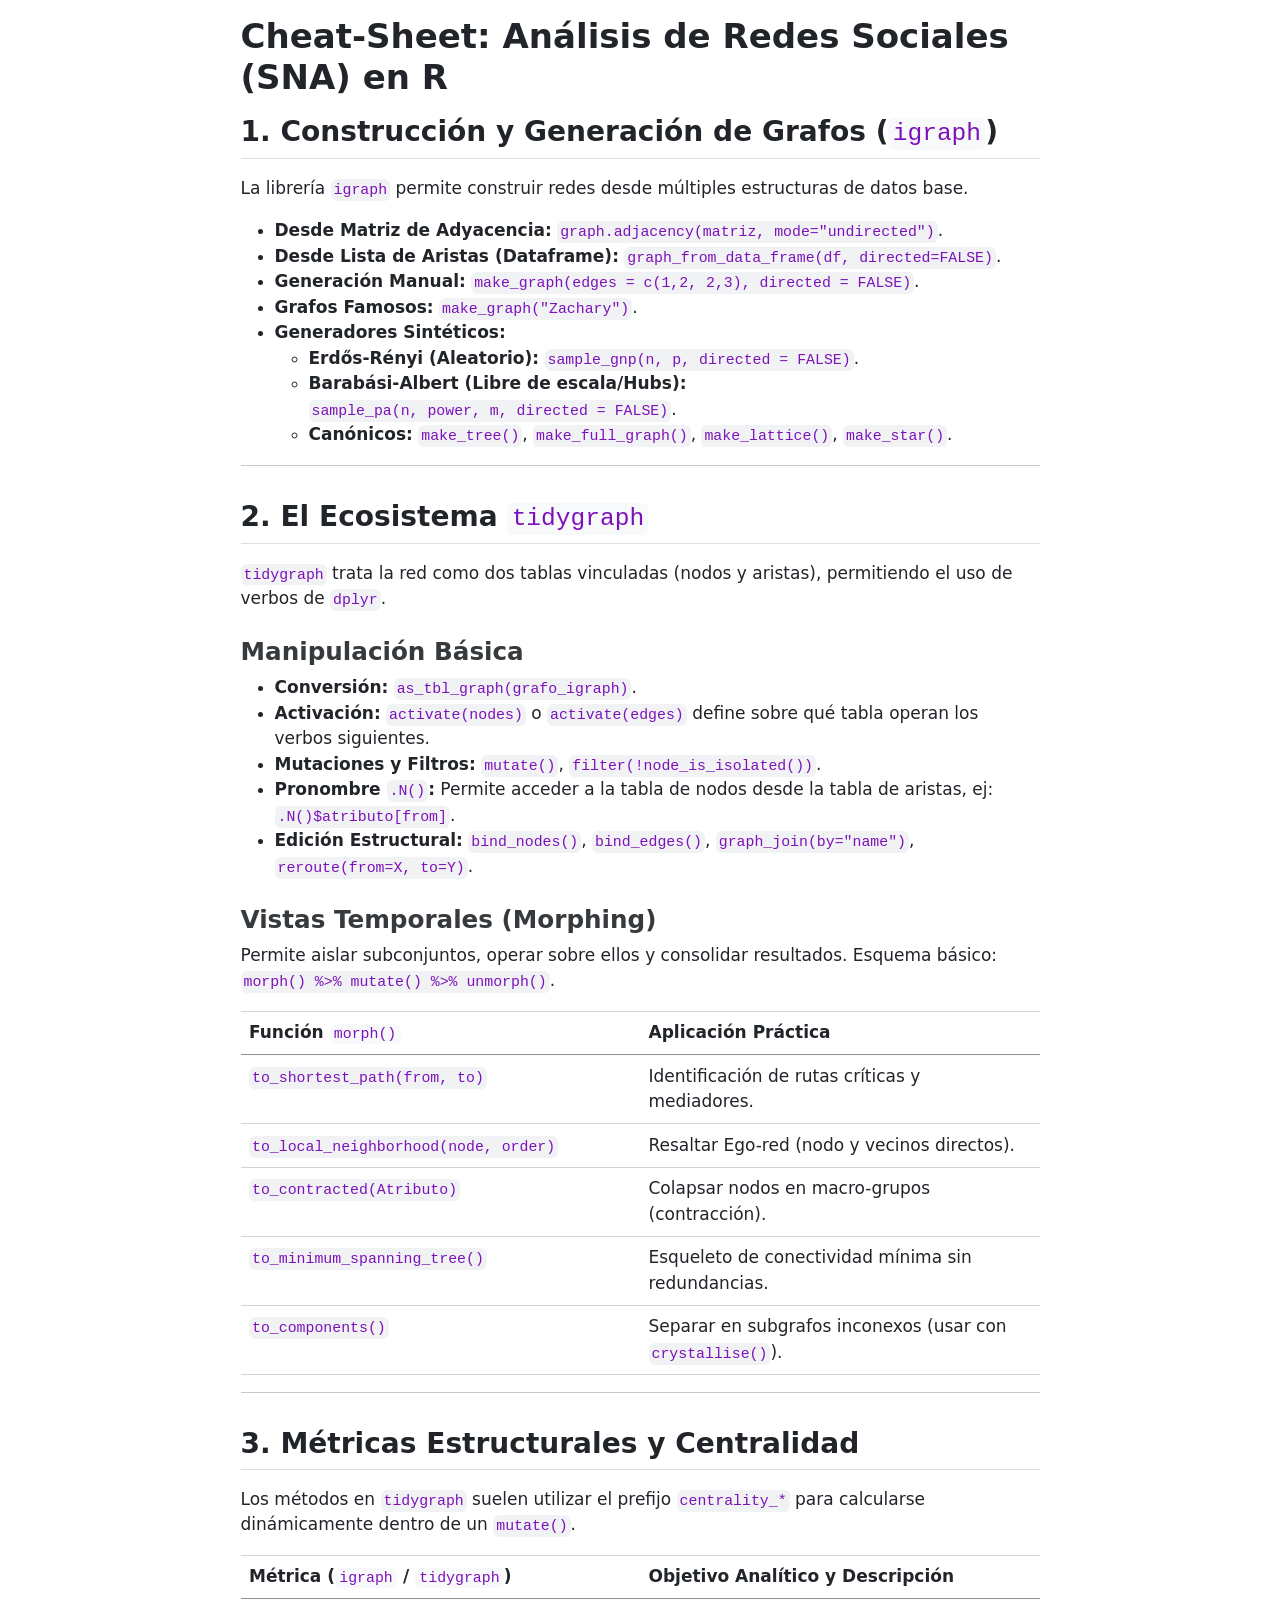
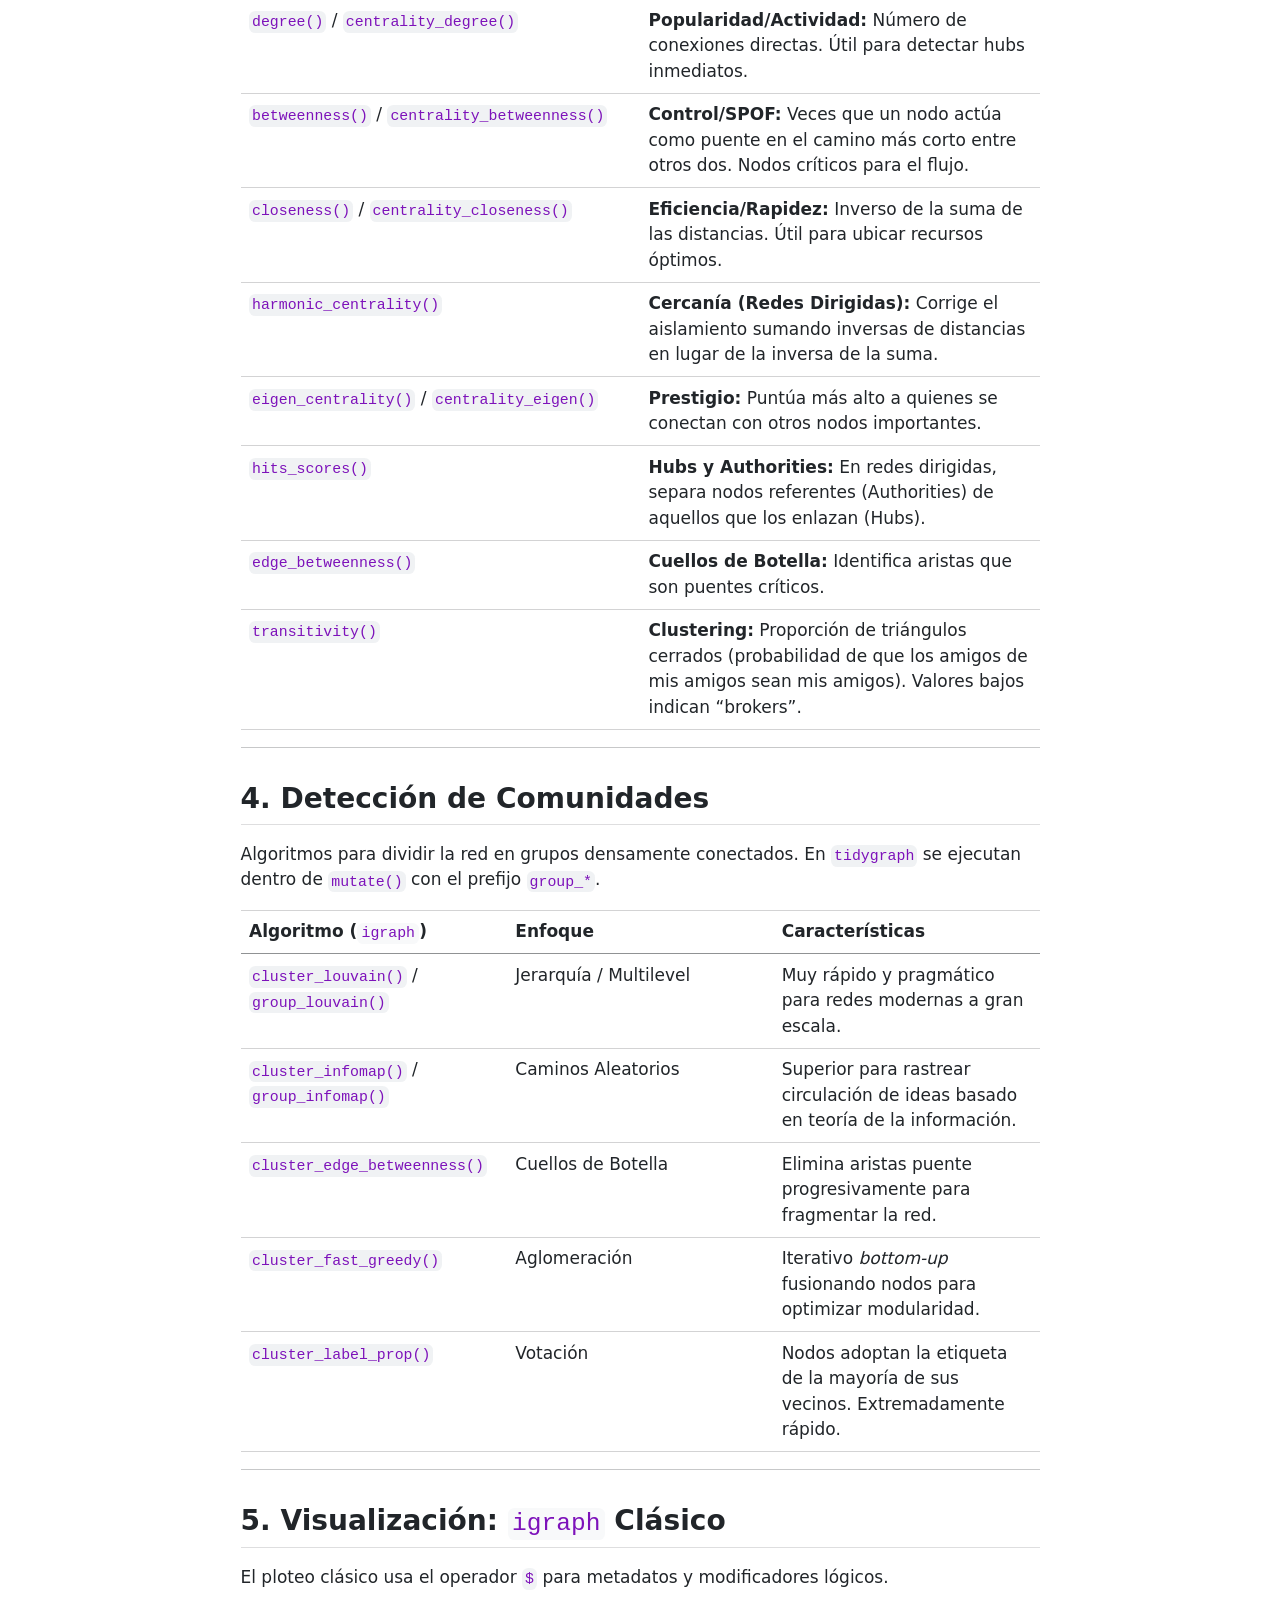
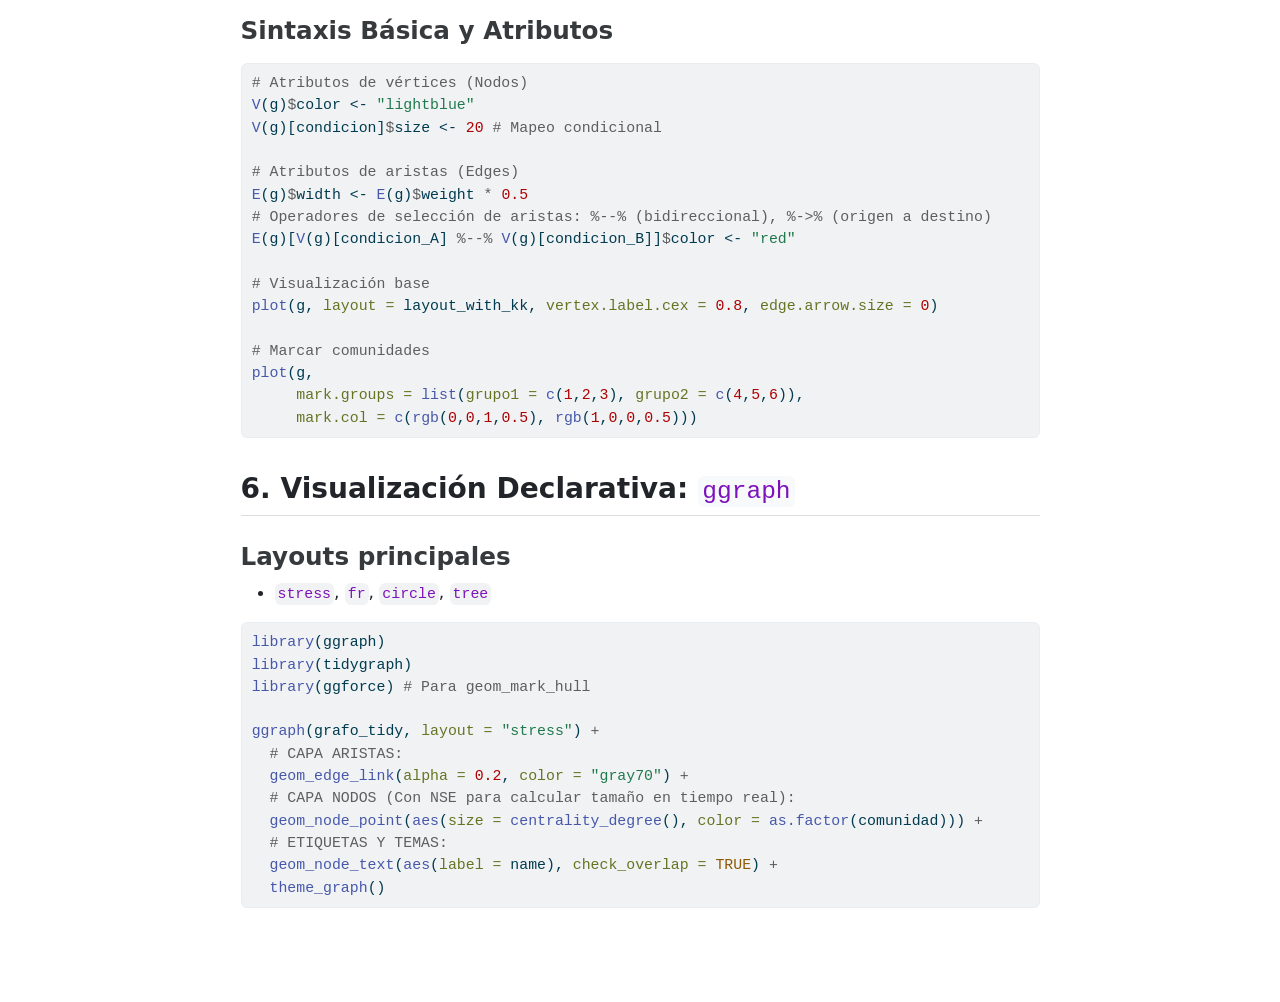
<file: chapters/cheatsheet.html>
<!DOCTYPE html>
<html xmlns="http://www.w3.org/1999/xhtml" lang="en" xml:lang="en"><head>

<meta charset="utf-8">
<meta name="generator" content="quarto-1.9.37">

<meta name="viewport" content="width=device-width, initial-scale=1.0, user-scalable=yes">


<title>Cheat-Sheet: Análisis de Redes Sociales (SNA) en R</title>
<style>
/* Default styles provided by pandoc.
** See https://pandoc.org/MANUAL.html#variables-for-html for config info.
*/
code{white-space: pre-wrap;}
span.smallcaps{font-variant: small-caps;}
div.columns{display: flex; gap: min(4vw, 1.5em);}
div.column{flex: auto; overflow-x: auto;}
div.hanging-indent{margin-left: 1.5em; text-indent: -1.5em;}
ul.task-list{list-style: none;}
ul.task-list li input[type="checkbox"] {
  width: 0.8em;
  margin: 0 0.8em 0.2em -1em; /* quarto-specific, see https://github.com/quarto-dev/quarto-cli/issues/4556 */ 
  vertical-align: middle;
}
/* CSS for syntax highlighting */
html { -webkit-text-size-adjust: 100%; }
pre > code.sourceCode { white-space: pre; position: relative; }
pre > code.sourceCode > span { display: inline-block; line-height: 1.25; }
pre > code.sourceCode > span:empty { height: 1.2em; }
.sourceCode { overflow: visible; }
code.sourceCode > span { color: inherit; text-decoration: inherit; }
div.sourceCode { margin: 1em 0; }
pre.sourceCode { margin: 0; }
@media screen {
div.sourceCode { overflow: auto; }
}
@media print {
pre > code.sourceCode { white-space: pre-wrap; }
pre > code.sourceCode > span { text-indent: -5em; padding-left: 5em; }
}
pre.numberSource code
  { counter-reset: source-line 0; }
pre.numberSource code > span
  { position: relative; left: -4em; counter-increment: source-line; }
pre.numberSource code > span > a:first-child::before
  { content: counter(source-line);
    position: relative; left: -1em; text-align: right; vertical-align: baseline;
    border: none; display: inline-block;
    -webkit-touch-callout: none; -webkit-user-select: none;
    -khtml-user-select: none; -moz-user-select: none;
    -ms-user-select: none; user-select: none;
    padding: 0 4px; width: 4em;
  }
pre.numberSource { margin-left: 3em;  padding-left: 4px; }
div.sourceCode
  {   }
@media screen {
pre > code.sourceCode > span > a:first-child::before { text-decoration: underline; }
}
</style>


<script src="cheatsheet_files/libs/clipboard/clipboard.min.js"></script>
<script src="cheatsheet_files/libs/quarto-html/quarto.js" type="module"></script>
<script src="cheatsheet_files/libs/quarto-html/tabsets/tabsets.js" type="module"></script>
<script src="cheatsheet_files/libs/quarto-html/popper.min.js"></script>
<script src="cheatsheet_files/libs/quarto-html/tippy.umd.min.js"></script>
<script src="cheatsheet_files/libs/quarto-html/anchor.min.js"></script>
<link href="cheatsheet_files/libs/quarto-html/tippy.css" rel="stylesheet">
<link href="cheatsheet_files/libs/quarto-html/quarto-syntax-highlighting-7f8f88aac4f3542376d5c11b86a4c14d.css" rel="stylesheet" id="quarto-text-highlighting-styles">
<script src="cheatsheet_files/libs/bootstrap/bootstrap.min.js"></script>
<link href="cheatsheet_files/libs/bootstrap/bootstrap-icons.css" rel="stylesheet">
<link href="cheatsheet_files/libs/bootstrap/bootstrap-50f4a4603d32c79bb051b0bcebe5566d.min.css" rel="stylesheet" append-hash="true" id="quarto-bootstrap" data-mode="light">


</head>

<body class="fullcontent quarto-light">

<div id="quarto-content" class="page-columns page-rows-contents page-layout-article">

<main class="content" id="quarto-document-content">

<header id="title-block-header" class="quarto-title-block default">
<div class="quarto-title">
<h1 class="title">Cheat-Sheet: Análisis de Redes Sociales (SNA) en R</h1>
</div>



<div class="quarto-title-meta">

    
  
    
  </div>
  


</header>


<section id="construcción-y-generación-de-grafos-igraph" class="level2">
<h2 class="anchored" data-anchor-id="construcción-y-generación-de-grafos-igraph">1. Construcción y Generación de Grafos (<code>igraph</code>)</h2>
<p>La librería <code>igraph</code> permite construir redes desde múltiples estructuras de datos base.</p>
<ul>
<li><strong>Desde Matriz de Adyacencia:</strong> <code>graph.adjacency(matriz, mode="undirected")</code>.</li>
<li><strong>Desde Lista de Aristas (Dataframe):</strong> <code>graph_from_data_frame(df, directed=FALSE)</code>.</li>
<li><strong>Generación Manual:</strong> <code>make_graph(edges = c(1,2, 2,3), directed = FALSE)</code>.</li>
<li><strong>Grafos Famosos:</strong> <code>make_graph("Zachary")</code>.</li>
<li><strong>Generadores Sintéticos:</strong>
<ul>
<li><strong>Erdős-Rényi (Aleatorio):</strong> <code>sample_gnp(n, p, directed = FALSE)</code>.</li>
<li><strong>Barabási-Albert (Libre de escala/Hubs):</strong> <code>sample_pa(n, power, m, directed = FALSE)</code>.</li>
<li><strong>Canónicos:</strong> <code>make_tree()</code>, <code>make_full_graph()</code>, <code>make_lattice()</code>, <code>make_star()</code>.</li>
</ul></li>
</ul>
<hr>
</section>
<section id="el-ecosistema-tidygraph" class="level2">
<h2 class="anchored" data-anchor-id="el-ecosistema-tidygraph">2. El Ecosistema <code>tidygraph</code></h2>
<p><code>tidygraph</code> trata la red como dos tablas vinculadas (nodos y aristas), permitiendo el uso de verbos de <code>dplyr</code>.</p>
<section id="manipulación-básica" class="level3">
<h3 class="anchored" data-anchor-id="manipulación-básica">Manipulación Básica</h3>
<ul>
<li><strong>Conversión:</strong> <code>as_tbl_graph(grafo_igraph)</code>.</li>
<li><strong>Activación:</strong> <code>activate(nodes)</code> o <code>activate(edges)</code> define sobre qué tabla operan los verbos siguientes.</li>
<li><strong>Mutaciones y Filtros:</strong> <code>mutate()</code>, <code>filter(!node_is_isolated())</code>.</li>
<li><strong>Pronombre <code>.N()</code>:</strong> Permite acceder a la tabla de nodos desde la tabla de aristas, ej: <code>.N()$atributo[from]</code>.</li>
<li><strong>Edición Estructural:</strong> <code>bind_nodes()</code>, <code>bind_edges()</code>, <code>graph_join(by="name")</code>, <code>reroute(from=X, to=Y)</code>.</li>
</ul>
</section>
<section id="vistas-temporales-morphing" class="level3">
<h3 class="anchored" data-anchor-id="vistas-temporales-morphing">Vistas Temporales (Morphing)</h3>
<p>Permite aislar subconjuntos, operar sobre ellos y consolidar resultados. Esquema básico: <code>morph() %&gt;% mutate() %&gt;% unmorph()</code>.</p>
<table class="caption-top table">
<colgroup>
<col style="width: 50%">
<col style="width: 50%">
</colgroup>
<thead>
<tr class="header">
<th style="text-align: left;">Función <code>morph()</code></th>
<th style="text-align: left;">Aplicación Práctica</th>
</tr>
</thead>
<tbody>
<tr class="odd">
<td style="text-align: left;"><code>to_shortest_path(from, to)</code></td>
<td style="text-align: left;">Identificación de rutas críticas y mediadores.</td>
</tr>
<tr class="even">
<td style="text-align: left;"><code>to_local_neighborhood(node, order)</code></td>
<td style="text-align: left;">Resaltar Ego-red (nodo y vecinos directos).</td>
</tr>
<tr class="odd">
<td style="text-align: left;"><code>to_contracted(Atributo)</code></td>
<td style="text-align: left;">Colapsar nodos en macro-grupos (contracción).</td>
</tr>
<tr class="even">
<td style="text-align: left;"><code>to_minimum_spanning_tree()</code></td>
<td style="text-align: left;">Esqueleto de conectividad mínima sin redundancias.</td>
</tr>
<tr class="odd">
<td style="text-align: left;"><code>to_components()</code></td>
<td style="text-align: left;">Separar en subgrafos inconexos (usar con <code>crystallise()</code>).</td>
</tr>
</tbody>
</table>
<hr>
</section>
</section>
<section id="métricas-estructurales-y-centralidad" class="level2">
<h2 class="anchored" data-anchor-id="métricas-estructurales-y-centralidad">3. Métricas Estructurales y Centralidad</h2>
<p>Los métodos en <code>tidygraph</code> suelen utilizar el prefijo <code>centrality_*</code> para calcularse dinámicamente dentro de un <code>mutate()</code>.</p>
<table class="caption-top table">
<colgroup>
<col style="width: 50%">
<col style="width: 50%">
</colgroup>
<thead>
<tr class="header">
<th style="text-align: left;">Métrica (<code>igraph</code> / <code>tidygraph</code>)</th>
<th style="text-align: left;">Objetivo Analítico y Descripción</th>
</tr>
</thead>
<tbody>
<tr class="odd">
<td style="text-align: left;"><code>degree()</code> / <code>centrality_degree()</code></td>
<td style="text-align: left;"><strong>Popularidad/Actividad:</strong> Número de conexiones directas. Útil para detectar hubs inmediatos.</td>
</tr>
<tr class="even">
<td style="text-align: left;"><code>betweenness()</code> / <code>centrality_betweenness()</code></td>
<td style="text-align: left;"><strong>Control/SPOF:</strong> Veces que un nodo actúa como puente en el camino más corto entre otros dos. Nodos críticos para el flujo.</td>
</tr>
<tr class="odd">
<td style="text-align: left;"><code>closeness()</code> / <code>centrality_closeness()</code></td>
<td style="text-align: left;"><strong>Eficiencia/Rapidez:</strong> Inverso de la suma de las distancias. Útil para ubicar recursos óptimos.</td>
</tr>
<tr class="even">
<td style="text-align: left;"><code>harmonic_centrality()</code></td>
<td style="text-align: left;"><strong>Cercanía (Redes Dirigidas):</strong> Corrige el aislamiento sumando inversas de distancias en lugar de la inversa de la suma.</td>
</tr>
<tr class="odd">
<td style="text-align: left;"><code>eigen_centrality()</code> / <code>centrality_eigen()</code></td>
<td style="text-align: left;"><strong>Prestigio:</strong> Puntúa más alto a quienes se conectan con otros nodos importantes.</td>
</tr>
<tr class="even">
<td style="text-align: left;"><code>hits_scores()</code></td>
<td style="text-align: left;"><strong>Hubs y Authorities:</strong> En redes dirigidas, separa nodos referentes (Authorities) de aquellos que los enlazan (Hubs).</td>
</tr>
<tr class="odd">
<td style="text-align: left;"><code>edge_betweenness()</code></td>
<td style="text-align: left;"><strong>Cuellos de Botella:</strong> Identifica aristas que son puentes críticos.</td>
</tr>
<tr class="even">
<td style="text-align: left;"><code>transitivity()</code></td>
<td style="text-align: left;"><strong>Clustering:</strong> Proporción de triángulos cerrados (probabilidad de que los amigos de mis amigos sean mis amigos). Valores bajos indican “brokers”.</td>
</tr>
</tbody>
</table>
<hr>
</section>
<section id="detección-de-comunidades" class="level2">
<h2 class="anchored" data-anchor-id="detección-de-comunidades">4. Detección de Comunidades</h2>
<p>Algoritmos para dividir la red en grupos densamente conectados. En <code>tidygraph</code> se ejecutan dentro de <code>mutate()</code> con el prefijo <code>group_*</code>.</p>
<table class="caption-top table">
<colgroup>
<col style="width: 33%">
<col style="width: 33%">
<col style="width: 33%">
</colgroup>
<thead>
<tr class="header">
<th style="text-align: left;">Algoritmo (<code>igraph</code>)</th>
<th style="text-align: left;">Enfoque</th>
<th style="text-align: left;">Características</th>
</tr>
</thead>
<tbody>
<tr class="odd">
<td style="text-align: left;"><code>cluster_louvain()</code> / <code>group_louvain()</code></td>
<td style="text-align: left;">Jerarquía / Multilevel</td>
<td style="text-align: left;">Muy rápido y pragmático para redes modernas a gran escala.</td>
</tr>
<tr class="even">
<td style="text-align: left;"><code>cluster_infomap()</code> / <code>group_infomap()</code></td>
<td style="text-align: left;">Caminos Aleatorios</td>
<td style="text-align: left;">Superior para rastrear circulación de ideas basado en teoría de la información.</td>
</tr>
<tr class="odd">
<td style="text-align: left;"><code>cluster_edge_betweenness()</code></td>
<td style="text-align: left;">Cuellos de Botella</td>
<td style="text-align: left;">Elimina aristas puente progresivamente para fragmentar la red.</td>
</tr>
<tr class="even">
<td style="text-align: left;"><code>cluster_fast_greedy()</code></td>
<td style="text-align: left;">Aglomeración</td>
<td style="text-align: left;">Iterativo <em>bottom-up</em> fusionando nodos para optimizar modularidad.</td>
</tr>
<tr class="odd">
<td style="text-align: left;"><code>cluster_label_prop()</code></td>
<td style="text-align: left;">Votación</td>
<td style="text-align: left;">Nodos adoptan la etiqueta de la mayoría de sus vecinos. Extremadamente rápido.</td>
</tr>
</tbody>
</table>
<hr>
</section>
<section id="visualización-igraph-clásico" class="level2">
<h2 class="anchored" data-anchor-id="visualización-igraph-clásico">5. Visualización: <code>igraph</code> Clásico</h2>
<p>El ploteo clásico usa el operador <code>$</code> para metadatos y modificadores lógicos.</p>
<section id="sintaxis-básica-y-atributos" class="level3">
<h3 class="anchored" data-anchor-id="sintaxis-básica-y-atributos">Sintaxis Básica y Atributos</h3>
<div class="cell">
<div class="code-copy-outer-scaffold"><div class="sourceCode cell-code" id="cb1"><pre class="sourceCode r code-with-copy"><code class="sourceCode r"><span id="cb1-1"><a href="#cb1-1" aria-hidden="true" tabindex="-1"></a><span class="co"># Atributos de vértices (Nodos)</span></span>
<span id="cb1-2"><a href="#cb1-2" aria-hidden="true" tabindex="-1"></a><span class="fu">V</span>(g)<span class="sc">$</span>color <span class="ot">&lt;-</span> <span class="st">"lightblue"</span></span>
<span id="cb1-3"><a href="#cb1-3" aria-hidden="true" tabindex="-1"></a><span class="fu">V</span>(g)[condicion]<span class="sc">$</span>size <span class="ot">&lt;-</span> <span class="dv">20</span> <span class="co"># Mapeo condicional</span></span>
<span id="cb1-4"><a href="#cb1-4" aria-hidden="true" tabindex="-1"></a></span>
<span id="cb1-5"><a href="#cb1-5" aria-hidden="true" tabindex="-1"></a><span class="co"># Atributos de aristas (Edges)</span></span>
<span id="cb1-6"><a href="#cb1-6" aria-hidden="true" tabindex="-1"></a><span class="fu">E</span>(g)<span class="sc">$</span>width <span class="ot">&lt;-</span> <span class="fu">E</span>(g)<span class="sc">$</span>weight <span class="sc">*</span> <span class="fl">0.5</span></span>
<span id="cb1-7"><a href="#cb1-7" aria-hidden="true" tabindex="-1"></a><span class="co"># Operadores de selección de aristas: %--% (bidireccional), %-&gt;% (origen a destino)</span></span>
<span id="cb1-8"><a href="#cb1-8" aria-hidden="true" tabindex="-1"></a><span class="fu">E</span>(g)[<span class="fu">V</span>(g)[condicion_A] <span class="sc">%--%</span> <span class="fu">V</span>(g)[condicion_B]]<span class="sc">$</span>color <span class="ot">&lt;-</span> <span class="st">"red"</span></span>
<span id="cb1-9"><a href="#cb1-9" aria-hidden="true" tabindex="-1"></a></span>
<span id="cb1-10"><a href="#cb1-10" aria-hidden="true" tabindex="-1"></a><span class="co"># Visualización base</span></span>
<span id="cb1-11"><a href="#cb1-11" aria-hidden="true" tabindex="-1"></a><span class="fu">plot</span>(g, <span class="at">layout =</span> layout_with_kk, <span class="at">vertex.label.cex =</span> <span class="fl">0.8</span>, <span class="at">edge.arrow.size =</span> <span class="dv">0</span>)</span>
<span id="cb1-12"><a href="#cb1-12" aria-hidden="true" tabindex="-1"></a></span>
<span id="cb1-13"><a href="#cb1-13" aria-hidden="true" tabindex="-1"></a><span class="co"># Marcar comunidades</span></span>
<span id="cb1-14"><a href="#cb1-14" aria-hidden="true" tabindex="-1"></a><span class="fu">plot</span>(g, </span>
<span id="cb1-15"><a href="#cb1-15" aria-hidden="true" tabindex="-1"></a>     <span class="at">mark.groups =</span> <span class="fu">list</span>(<span class="at">grupo1 =</span> <span class="fu">c</span>(<span class="dv">1</span>,<span class="dv">2</span>,<span class="dv">3</span>), <span class="at">grupo2 =</span> <span class="fu">c</span>(<span class="dv">4</span>,<span class="dv">5</span>,<span class="dv">6</span>)), </span>
<span id="cb1-16"><a href="#cb1-16" aria-hidden="true" tabindex="-1"></a>     <span class="at">mark.col =</span> <span class="fu">c</span>(<span class="fu">rgb</span>(<span class="dv">0</span>,<span class="dv">0</span>,<span class="dv">1</span>,<span class="fl">0.5</span>), <span class="fu">rgb</span>(<span class="dv">1</span>,<span class="dv">0</span>,<span class="dv">0</span>,<span class="fl">0.5</span>)))</span></code></pre></div><button title="Copy to Clipboard" class="code-copy-button"><i class="bi"></i></button></div>
</div>
</section>
</section>
<section id="visualización-declarativa-ggraph" class="level2">
<h2 class="anchored" data-anchor-id="visualización-declarativa-ggraph">6. Visualización Declarativa: <code>ggraph</code></h2>
<section id="layouts-principales" class="level3">
<h3 class="anchored" data-anchor-id="layouts-principales">Layouts principales</h3>
<ul>
<li><code>stress</code>, <code>fr</code>, <code>circle</code>, <code>tree</code></li>
</ul>
<div class="cell">
<div class="code-copy-outer-scaffold"><div class="sourceCode cell-code" id="cb2"><pre class="sourceCode r code-with-copy"><code class="sourceCode r"><span id="cb2-1"><a href="#cb2-1" aria-hidden="true" tabindex="-1"></a><span class="fu">library</span>(ggraph)</span>
<span id="cb2-2"><a href="#cb2-2" aria-hidden="true" tabindex="-1"></a><span class="fu">library</span>(tidygraph)</span>
<span id="cb2-3"><a href="#cb2-3" aria-hidden="true" tabindex="-1"></a><span class="fu">library</span>(ggforce) <span class="co"># Para geom_mark_hull</span></span>
<span id="cb2-4"><a href="#cb2-4" aria-hidden="true" tabindex="-1"></a></span>
<span id="cb2-5"><a href="#cb2-5" aria-hidden="true" tabindex="-1"></a><span class="fu">ggraph</span>(grafo_tidy, <span class="at">layout =</span> <span class="st">"stress"</span>) <span class="sc">+</span></span>
<span id="cb2-6"><a href="#cb2-6" aria-hidden="true" tabindex="-1"></a>  <span class="co"># CAPA ARISTAS:</span></span>
<span id="cb2-7"><a href="#cb2-7" aria-hidden="true" tabindex="-1"></a>  <span class="fu">geom_edge_link</span>(<span class="at">alpha =</span> <span class="fl">0.2</span>, <span class="at">color =</span> <span class="st">"gray70"</span>) <span class="sc">+</span> </span>
<span id="cb2-8"><a href="#cb2-8" aria-hidden="true" tabindex="-1"></a>  <span class="co"># CAPA NODOS (Con NSE para calcular tamaño en tiempo real):</span></span>
<span id="cb2-9"><a href="#cb2-9" aria-hidden="true" tabindex="-1"></a>  <span class="fu">geom_node_point</span>(<span class="fu">aes</span>(<span class="at">size =</span> <span class="fu">centrality_degree</span>(), <span class="at">color =</span> <span class="fu">as.factor</span>(comunidad))) <span class="sc">+</span></span>
<span id="cb2-10"><a href="#cb2-10" aria-hidden="true" tabindex="-1"></a>  <span class="co"># ETIQUETAS Y TEMAS:</span></span>
<span id="cb2-11"><a href="#cb2-11" aria-hidden="true" tabindex="-1"></a>  <span class="fu">geom_node_text</span>(<span class="fu">aes</span>(<span class="at">label =</span> name), <span class="at">check_overlap =</span> <span class="cn">TRUE</span>) <span class="sc">+</span></span>
<span id="cb2-12"><a href="#cb2-12" aria-hidden="true" tabindex="-1"></a>  <span class="fu">theme_graph</span>()</span></code></pre></div><button title="Copy to Clipboard" class="code-copy-button"><i class="bi"></i></button></div>
</div>
</section>
</section>

</main>
<!-- /main column -->
<script id="quarto-html-after-body" type="application/javascript">
  window.document.addEventListener("DOMContentLoaded", function (event) {
    const icon = "";
    const anchorJS = new window.AnchorJS();
    anchorJS.options = {
      placement: 'right',
      icon: icon
    };
    anchorJS.add('.anchored');
    const isCodeAnnotation = (el) => {
      for (const clz of el.classList) {
        if (clz.startsWith('code-annotation-')) {                     
          return true;
        }
      }
      return false;
    }
    const onCopySuccess = function(e) {
      // button target
      const button = e.trigger;
      // don't keep focus
      button.blur();
      // flash "checked"
      button.classList.add('code-copy-button-checked');
      var currentTitle = button.getAttribute("title");
      button.setAttribute("title", "Copied!");
      let tooltip;
      if (window.bootstrap) {
        button.setAttribute("data-bs-toggle", "tooltip");
        button.setAttribute("data-bs-placement", "left");
        button.setAttribute("data-bs-title", "Copied!");
        tooltip = new bootstrap.Tooltip(button, 
          { trigger: "manual", 
            customClass: "code-copy-button-tooltip",
            offset: [0, -8]});
        tooltip.show();    
      }
      setTimeout(function() {
        if (tooltip) {
          tooltip.hide();
          button.removeAttribute("data-bs-title");
          button.removeAttribute("data-bs-toggle");
          button.removeAttribute("data-bs-placement");
        }
        button.setAttribute("title", currentTitle);
        button.classList.remove('code-copy-button-checked');
      }, 1000);
      // clear code selection
      e.clearSelection();
    }
    const getTextToCopy = function(trigger) {
      const outerScaffold = trigger.parentElement.cloneNode(true);
      const codeEl = outerScaffold.querySelector('code');
      for (const childEl of codeEl.children) {
        if (isCodeAnnotation(childEl)) {
          childEl.remove();
        }
      }
      return codeEl.innerText;
    }
    const clipboard = new window.ClipboardJS('.code-copy-button:not([data-in-quarto-modal])', {
      text: getTextToCopy
    });
    clipboard.on('success', onCopySuccess);
    if (window.document.getElementById('quarto-embedded-source-code-modal')) {
      const clipboardModal = new window.ClipboardJS('.code-copy-button[data-in-quarto-modal]', {
        text: getTextToCopy,
        container: window.document.getElementById('quarto-embedded-source-code-modal')
      });
      clipboardModal.on('success', onCopySuccess);
    }
      var localhostRegex = new RegExp(/^(?:http|https):\/\/localhost\:?[0-9]*\//);
      var mailtoRegex = new RegExp(/^mailto:/);
        var filterRegex = new RegExp('/' + window.location.host + '/');
      var isInternal = (href) => {
          return filterRegex.test(href) || localhostRegex.test(href) || mailtoRegex.test(href);
      }
      // Inspect non-navigation links and adorn them if external
     var links = window.document.querySelectorAll('a[href]:not(.nav-link):not(.navbar-brand):not(.toc-action):not(.sidebar-link):not(.sidebar-item-toggle):not(.pagination-link):not(.no-external):not([aria-hidden]):not(.dropdown-item):not(.quarto-navigation-tool):not(.about-link)');
      for (var i=0; i<links.length; i++) {
        const link = links[i];
        if (!isInternal(link.href)) {
          // undo the damage that might have been done by quarto-nav.js in the case of
          // links that we want to consider external
          if (link.dataset.originalHref !== undefined) {
            link.href = link.dataset.originalHref;
          }
        }
      }
    function tippyHover(el, contentFn, onTriggerFn, onUntriggerFn) {
      const config = {
        allowHTML: true,
        maxWidth: 500,
        delay: 100,
        arrow: false,
        appendTo: function(el) {
            return el.parentElement;
        },
        interactive: true,
        interactiveBorder: 10,
        theme: 'quarto',
        placement: 'bottom-start',
      };
      if (contentFn) {
        config.content = contentFn;
      }
      if (onTriggerFn) {
        config.onTrigger = onTriggerFn;
      }
      if (onUntriggerFn) {
        config.onUntrigger = onUntriggerFn;
      }
      window.tippy(el, config); 
    }
    const noterefs = window.document.querySelectorAll('a[role="doc-noteref"]');
    for (var i=0; i<noterefs.length; i++) {
      const ref = noterefs[i];
      tippyHover(ref, function() {
        // use id or data attribute instead here
        let href = ref.getAttribute('data-footnote-href') || ref.getAttribute('href');
        try { href = new URL(href).hash; } catch {}
        const id = href.replace(/^#\/?/, "");
        const note = window.document.getElementById(id);
        if (note) {
          return note.innerHTML;
        } else {
          return "";
        }
      });
    }
    const xrefs = window.document.querySelectorAll('a.quarto-xref');
    const processXRef = (id, note) => {
      // Strip column container classes
      const stripColumnClz = (el) => {
        el.classList.remove("page-full", "page-columns");
        if (el.children) {
          for (const child of el.children) {
            stripColumnClz(child);
          }
        }
      }
      stripColumnClz(note)
      if (id === null || id.startsWith('sec-')) {
        // Special case sections, only their first couple elements
        const container = document.createElement("div");
        if (note.children && note.children.length > 2) {
          container.appendChild(note.children[0].cloneNode(true));
          for (let i = 1; i < note.children.length; i++) {
            const child = note.children[i];
            if (child.tagName === "P" && child.innerText === "") {
              continue;
            } else {
              container.appendChild(child.cloneNode(true));
              break;
            }
          }
          if (window.Quarto?.typesetMath) {
            window.Quarto.typesetMath(container);
          }
          return container.innerHTML
        } else {
          if (window.Quarto?.typesetMath) {
            window.Quarto.typesetMath(note);
          }
          return note.innerHTML;
        }
      } else {
        // Remove any anchor links if they are present
        const anchorLink = note.querySelector('a.anchorjs-link');
        if (anchorLink) {
          anchorLink.remove();
        }
        if (window.Quarto?.typesetMath) {
          window.Quarto.typesetMath(note);
        }
        if (note.classList.contains("callout")) {
          return note.outerHTML;
        } else {
          return note.innerHTML;
        }
      }
    }
    for (var i=0; i<xrefs.length; i++) {
      const xref = xrefs[i];
      tippyHover(xref, undefined, function(instance) {
        instance.disable();
        let url = xref.getAttribute('href');
        let hash = undefined; 
        if (url.startsWith('#')) {
          hash = url;
        } else {
          try { hash = new URL(url).hash; } catch {}
        }
        if (hash) {
          const id = hash.replace(/^#\/?/, "");
          const note = window.document.getElementById(id);
          if (note !== null) {
            try {
              const html = processXRef(id, note.cloneNode(true));
              instance.setContent(html);
            } finally {
              instance.enable();
              instance.show();
            }
          } else {
            // See if we can fetch this
            fetch(url.split('#')[0])
            .then(res => res.text())
            .then(html => {
              const parser = new DOMParser();
              const htmlDoc = parser.parseFromString(html, "text/html");
              const note = htmlDoc.getElementById(id);
              if (note !== null) {
                const html = processXRef(id, note);
                instance.setContent(html);
              } 
            }).finally(() => {
              instance.enable();
              instance.show();
            });
          }
        } else {
          // See if we can fetch a full url (with no hash to target)
          // This is a special case and we should probably do some content thinning / targeting
          fetch(url)
          .then(res => res.text())
          .then(html => {
            const parser = new DOMParser();
            const htmlDoc = parser.parseFromString(html, "text/html");
            const note = htmlDoc.querySelector('main.content');
            if (note !== null) {
              // This should only happen for chapter cross references
              // (since there is no id in the URL)
              // remove the first header
              if (note.children.length > 0 && note.children[0].tagName === "HEADER") {
                note.children[0].remove();
              }
              const html = processXRef(null, note);
              instance.setContent(html);
            } 
          }).finally(() => {
            instance.enable();
            instance.show();
          });
        }
      }, function(instance) {
      });
    }
        let selectedAnnoteEl;
        const selectorForAnnotation = ( cell, annotation) => {
          let cellAttr = 'data-code-cell="' + cell + '"';
          let lineAttr = 'data-code-annotation="' +  annotation + '"';
          const selector = 'span[' + cellAttr + '][' + lineAttr + ']';
          return selector;
        }
        const selectCodeLines = (annoteEl) => {
          const doc = window.document;
          const targetCell = annoteEl.getAttribute("data-target-cell");
          const targetAnnotation = annoteEl.getAttribute("data-target-annotation");
          const annoteSpan = window.document.querySelector(selectorForAnnotation(targetCell, targetAnnotation));
          const lines = annoteSpan.getAttribute("data-code-lines").split(",");
          const lineIds = lines.map((line) => {
            return targetCell + "-" + line;
          })
          let top = null;
          let height = null;
          let parent = null;
          if (lineIds.length > 0) {
              //compute the position of the single el (top and bottom and make a div)
              const el = window.document.getElementById(lineIds[0]);
              top = el.offsetTop;
              height = el.offsetHeight;
              parent = el.parentElement.parentElement;
            if (lineIds.length > 1) {
              const lastEl = window.document.getElementById(lineIds[lineIds.length - 1]);
              const bottom = lastEl.offsetTop + lastEl.offsetHeight;
              height = bottom - top;
            }
            if (top !== null && height !== null && parent !== null) {
              // cook up a div (if necessary) and position it 
              let div = window.document.getElementById("code-annotation-line-highlight");
              if (div === null) {
                div = window.document.createElement("div");
                div.setAttribute("id", "code-annotation-line-highlight");
                div.style.position = 'absolute';
                parent.appendChild(div);
              }
              div.style.top = top - 2 + "px";
              div.style.height = height + 4 + "px";
              div.style.left = 0;
              let gutterDiv = window.document.getElementById("code-annotation-line-highlight-gutter");
              if (gutterDiv === null) {
                gutterDiv = window.document.createElement("div");
                gutterDiv.setAttribute("id", "code-annotation-line-highlight-gutter");
                gutterDiv.style.position = 'absolute';
                const codeCell = window.document.getElementById(targetCell);
                const gutter = codeCell.querySelector('.code-annotation-gutter');
                gutter.appendChild(gutterDiv);
              }
              gutterDiv.style.top = top - 2 + "px";
              gutterDiv.style.height = height + 4 + "px";
            }
            selectedAnnoteEl = annoteEl;
          }
        };
        const unselectCodeLines = () => {
          const elementsIds = ["code-annotation-line-highlight", "code-annotation-line-highlight-gutter"];
          elementsIds.forEach((elId) => {
            const div = window.document.getElementById(elId);
            if (div) {
              div.remove();
            }
          });
          selectedAnnoteEl = undefined;
        };
          // Handle positioning of the toggle
      window.addEventListener(
        "resize",
        throttle(() => {
          elRect = undefined;
          if (selectedAnnoteEl) {
            selectCodeLines(selectedAnnoteEl);
          }
        }, 10)
      );
      function throttle(fn, ms) {
      let throttle = false;
      let timer;
        return (...args) => {
          if(!throttle) { // first call gets through
              fn.apply(this, args);
              throttle = true;
          } else { // all the others get throttled
              if(timer) clearTimeout(timer); // cancel #2
              timer = setTimeout(() => {
                fn.apply(this, args);
                timer = throttle = false;
              }, ms);
          }
        };
      }
        // Attach click handler to the DT
        const annoteDls = window.document.querySelectorAll('dt[data-target-cell]');
        for (const annoteDlNode of annoteDls) {
          annoteDlNode.addEventListener('click', (event) => {
            const clickedEl = event.target;
            if (clickedEl !== selectedAnnoteEl) {
              unselectCodeLines();
              const activeEl = window.document.querySelector('dt[data-target-cell].code-annotation-active');
              if (activeEl) {
                activeEl.classList.remove('code-annotation-active');
              }
              selectCodeLines(clickedEl);
              clickedEl.classList.add('code-annotation-active');
            } else {
              // Unselect the line
              unselectCodeLines();
              clickedEl.classList.remove('code-annotation-active');
            }
          });
        }
    const findCites = (el) => {
      const parentEl = el.parentElement;
      if (parentEl) {
        const cites = parentEl.dataset.cites;
        if (cites) {
          return {
            el,
            cites: cites.split(' ')
          };
        } else {
          return findCites(el.parentElement)
        }
      } else {
        return undefined;
      }
    };
    var bibliorefs = window.document.querySelectorAll('a[role="doc-biblioref"]');
    for (var i=0; i<bibliorefs.length; i++) {
      const ref = bibliorefs[i];
      const citeInfo = findCites(ref);
      if (citeInfo) {
        tippyHover(citeInfo.el, function() {
          var popup = window.document.createElement('div');
          citeInfo.cites.forEach(function(cite) {
            var citeDiv = window.document.createElement('div');
            citeDiv.classList.add('hanging-indent');
            citeDiv.classList.add('csl-entry');
            var biblioDiv = window.document.getElementById('ref-' + cite);
            if (biblioDiv) {
              citeDiv.innerHTML = biblioDiv.innerHTML;
            }
            popup.appendChild(citeDiv);
          });
          return popup.innerHTML;
        });
      }
    }
  });
  </script>
</div> <!-- /content -->




</body></html>
</file>
<file: chapters/cheatsheet-claude_files/libs/quarto-html/tippy.css>
.tippy-box[data-animation=fade][data-state=hidden]{opacity:0}[data-tippy-root]{max-width:calc(100vw - 10px)}.tippy-box{position:relative;background-color:#333;color:#fff;border-radius:4px;font-size:14px;line-height:1.4;white-space:normal;outline:0;transition-property:transform,visibility,opacity}.tippy-box[data-placement^=top]>.tippy-arrow{bottom:0}.tippy-box[data-placement^=top]>.tippy-arrow:before{bottom:-7px;left:0;border-width:8px 8px 0;border-top-color:initial;transform-origin:center top}.tippy-box[data-placement^=bottom]>.tippy-arrow{top:0}.tippy-box[data-placement^=bottom]>.tippy-arrow:before{top:-7px;left:0;border-width:0 8px 8px;border-bottom-color:initial;transform-origin:center bottom}.tippy-box[data-placement^=left]>.tippy-arrow{right:0}.tippy-box[data-placement^=left]>.tippy-arrow:before{border-width:8px 0 8px 8px;border-left-color:initial;right:-7px;transform-origin:center left}.tippy-box[data-placement^=right]>.tippy-arrow{left:0}.tippy-box[data-placement^=right]>.tippy-arrow:before{left:-7px;border-width:8px 8px 8px 0;border-right-color:initial;transform-origin:center right}.tippy-box[data-inertia][data-state=visible]{transition-timing-function:cubic-bezier(.54,1.5,.38,1.11)}.tippy-arrow{width:16px;height:16px;color:#333}.tippy-arrow:before{content:"";position:absolute;border-color:transparent;border-style:solid}.tippy-content{position:relative;padding:5px 9px;z-index:1}
</file>
<file: chapters/cheatsheet-claude_files/libs/quarto-html/quarto-syntax-highlighting-7f8f88aac4f3542376d5c11b86a4c14d.css>
/* quarto syntax highlight colors */
:root {
  --quarto-hl-ot-color: #003B4F;
  --quarto-hl-at-color: #657422;
  --quarto-hl-ss-color: #20794D;
  --quarto-hl-an-color: #5E5E5E;
  --quarto-hl-fu-color: #4758AB;
  --quarto-hl-st-color: #20794D;
  --quarto-hl-cf-color: #003B4F;
  --quarto-hl-op-color: #5E5E5E;
  --quarto-hl-er-color: #AD0000;
  --quarto-hl-bn-color: #AD0000;
  --quarto-hl-al-color: #AD0000;
  --quarto-hl-va-color: #111111;
  --quarto-hl-bu-color: inherit;
  --quarto-hl-ex-color: inherit;
  --quarto-hl-pp-color: #AD0000;
  --quarto-hl-in-color: #5E5E5E;
  --quarto-hl-vs-color: #20794D;
  --quarto-hl-wa-color: #5E5E5E;
  --quarto-hl-do-color: #5E5E5E;
  --quarto-hl-im-color: #00769E;
  --quarto-hl-ch-color: #20794D;
  --quarto-hl-dt-color: #AD0000;
  --quarto-hl-fl-color: #AD0000;
  --quarto-hl-co-color: #5E5E5E;
  --quarto-hl-cv-color: #5E5E5E;
  --quarto-hl-cn-color: #8f5902;
  --quarto-hl-sc-color: #5E5E5E;
  --quarto-hl-dv-color: #AD0000;
  --quarto-hl-kw-color: #003B4F;
}

/* other quarto variables */
:root {
  --quarto-font-monospace: SFMono-Regular, Menlo, Monaco, Consolas, "Liberation Mono", "Courier New", monospace;
}

/* syntax highlight based on Pandoc's rules */
pre > code.sourceCode > span {
  color: #003B4F;
}

code.sourceCode > span {
  color: #003B4F;
}

div.sourceCode,
div.sourceCode pre.sourceCode {
  color: #003B4F;
}

/* Normal */
code span {
  color: #003B4F;
}

/* Alert */
code span.al {
  color: #AD0000;
  font-style: inherit;
}

/* Annotation */
code span.an {
  color: #5E5E5E;
  font-style: inherit;
}

/* Attribute */
code span.at {
  color: #657422;
  font-style: inherit;
}

/* BaseN */
code span.bn {
  color: #AD0000;
  font-style: inherit;
}

/* BuiltIn */
code span.bu {
  font-style: inherit;
}

/* ControlFlow */
code span.cf {
  color: #003B4F;
  font-weight: bold;
  font-style: inherit;
}

/* Char */
code span.ch {
  color: #20794D;
  font-style: inherit;
}

/* Constant */
code span.cn {
  color: #8f5902;
  font-style: inherit;
}

/* Comment */
code span.co {
  color: #5E5E5E;
  font-style: inherit;
}

/* CommentVar */
code span.cv {
  color: #5E5E5E;
  font-style: italic;
}

/* Documentation */
code span.do {
  color: #5E5E5E;
  font-style: italic;
}

/* DataType */
code span.dt {
  color: #AD0000;
  font-style: inherit;
}

/* DecVal */
code span.dv {
  color: #AD0000;
  font-style: inherit;
}

/* Error */
code span.er {
  color: #AD0000;
  font-style: inherit;
}

/* Extension */
code span.ex {
  font-style: inherit;
}

/* Float */
code span.fl {
  color: #AD0000;
  font-style: inherit;
}

/* Function */
code span.fu {
  color: #4758AB;
  font-style: inherit;
}

/* Import */
code span.im {
  color: #00769E;
  font-style: inherit;
}

/* Information */
code span.in {
  color: #5E5E5E;
  font-style: inherit;
}

/* Keyword */
code span.kw {
  color: #003B4F;
  font-weight: bold;
  font-style: inherit;
}

/* Operator */
code span.op {
  color: #5E5E5E;
  font-style: inherit;
}

/* Other */
code span.ot {
  color: #003B4F;
  font-style: inherit;
}

/* Preprocessor */
code span.pp {
  color: #AD0000;
  font-style: inherit;
}

/* SpecialChar */
code span.sc {
  color: #5E5E5E;
  font-style: inherit;
}

/* SpecialString */
code span.ss {
  color: #20794D;
  font-style: inherit;
}

/* String */
code span.st {
  color: #20794D;
  font-style: inherit;
}

/* Variable */
code span.va {
  color: #111111;
  font-style: inherit;
}

/* VerbatimString */
code span.vs {
  color: #20794D;
  font-style: inherit;
}

/* Warning */
code span.wa {
  color: #5E5E5E;
  font-style: italic;
}

.prevent-inlining {
  content: "</";
}

/*# sourceMappingURL=789ad8cd35626ba772517505b42a116e.css.map */
</file>
<file: chapters/cheatsheet_files/libs/quarto-html/tippy.css>
.tippy-box[data-animation=fade][data-state=hidden]{opacity:0}[data-tippy-root]{max-width:calc(100vw - 10px)}.tippy-box{position:relative;background-color:#333;color:#fff;border-radius:4px;font-size:14px;line-height:1.4;white-space:normal;outline:0;transition-property:transform,visibility,opacity}.tippy-box[data-placement^=top]>.tippy-arrow{bottom:0}.tippy-box[data-placement^=top]>.tippy-arrow:before{bottom:-7px;left:0;border-width:8px 8px 0;border-top-color:initial;transform-origin:center top}.tippy-box[data-placement^=bottom]>.tippy-arrow{top:0}.tippy-box[data-placement^=bottom]>.tippy-arrow:before{top:-7px;left:0;border-width:0 8px 8px;border-bottom-color:initial;transform-origin:center bottom}.tippy-box[data-placement^=left]>.tippy-arrow{right:0}.tippy-box[data-placement^=left]>.tippy-arrow:before{border-width:8px 0 8px 8px;border-left-color:initial;right:-7px;transform-origin:center left}.tippy-box[data-placement^=right]>.tippy-arrow{left:0}.tippy-box[data-placement^=right]>.tippy-arrow:before{left:-7px;border-width:8px 8px 8px 0;border-right-color:initial;transform-origin:center right}.tippy-box[data-inertia][data-state=visible]{transition-timing-function:cubic-bezier(.54,1.5,.38,1.11)}.tippy-arrow{width:16px;height:16px;color:#333}.tippy-arrow:before{content:"";position:absolute;border-color:transparent;border-style:solid}.tippy-content{position:relative;padding:5px 9px;z-index:1}
</file>
<file: chapters/cheatsheet_files/libs/quarto-html/quarto-syntax-highlighting-7f8f88aac4f3542376d5c11b86a4c14d.css>
/* quarto syntax highlight colors */
:root {
  --quarto-hl-ot-color: #003B4F;
  --quarto-hl-at-color: #657422;
  --quarto-hl-ss-color: #20794D;
  --quarto-hl-an-color: #5E5E5E;
  --quarto-hl-fu-color: #4758AB;
  --quarto-hl-st-color: #20794D;
  --quarto-hl-cf-color: #003B4F;
  --quarto-hl-op-color: #5E5E5E;
  --quarto-hl-er-color: #AD0000;
  --quarto-hl-bn-color: #AD0000;
  --quarto-hl-al-color: #AD0000;
  --quarto-hl-va-color: #111111;
  --quarto-hl-bu-color: inherit;
  --quarto-hl-ex-color: inherit;
  --quarto-hl-pp-color: #AD0000;
  --quarto-hl-in-color: #5E5E5E;
  --quarto-hl-vs-color: #20794D;
  --quarto-hl-wa-color: #5E5E5E;
  --quarto-hl-do-color: #5E5E5E;
  --quarto-hl-im-color: #00769E;
  --quarto-hl-ch-color: #20794D;
  --quarto-hl-dt-color: #AD0000;
  --quarto-hl-fl-color: #AD0000;
  --quarto-hl-co-color: #5E5E5E;
  --quarto-hl-cv-color: #5E5E5E;
  --quarto-hl-cn-color: #8f5902;
  --quarto-hl-sc-color: #5E5E5E;
  --quarto-hl-dv-color: #AD0000;
  --quarto-hl-kw-color: #003B4F;
}

/* other quarto variables */
:root {
  --quarto-font-monospace: SFMono-Regular, Menlo, Monaco, Consolas, "Liberation Mono", "Courier New", monospace;
}

/* syntax highlight based on Pandoc's rules */
pre > code.sourceCode > span {
  color: #003B4F;
}

code.sourceCode > span {
  color: #003B4F;
}

div.sourceCode,
div.sourceCode pre.sourceCode {
  color: #003B4F;
}

/* Normal */
code span {
  color: #003B4F;
}

/* Alert */
code span.al {
  color: #AD0000;
  font-style: inherit;
}

/* Annotation */
code span.an {
  color: #5E5E5E;
  font-style: inherit;
}

/* Attribute */
code span.at {
  color: #657422;
  font-style: inherit;
}

/* BaseN */
code span.bn {
  color: #AD0000;
  font-style: inherit;
}

/* BuiltIn */
code span.bu {
  font-style: inherit;
}

/* ControlFlow */
code span.cf {
  color: #003B4F;
  font-weight: bold;
  font-style: inherit;
}

/* Char */
code span.ch {
  color: #20794D;
  font-style: inherit;
}

/* Constant */
code span.cn {
  color: #8f5902;
  font-style: inherit;
}

/* Comment */
code span.co {
  color: #5E5E5E;
  font-style: inherit;
}

/* CommentVar */
code span.cv {
  color: #5E5E5E;
  font-style: italic;
}

/* Documentation */
code span.do {
  color: #5E5E5E;
  font-style: italic;
}

/* DataType */
code span.dt {
  color: #AD0000;
  font-style: inherit;
}

/* DecVal */
code span.dv {
  color: #AD0000;
  font-style: inherit;
}

/* Error */
code span.er {
  color: #AD0000;
  font-style: inherit;
}

/* Extension */
code span.ex {
  font-style: inherit;
}

/* Float */
code span.fl {
  color: #AD0000;
  font-style: inherit;
}

/* Function */
code span.fu {
  color: #4758AB;
  font-style: inherit;
}

/* Import */
code span.im {
  color: #00769E;
  font-style: inherit;
}

/* Information */
code span.in {
  color: #5E5E5E;
  font-style: inherit;
}

/* Keyword */
code span.kw {
  color: #003B4F;
  font-weight: bold;
  font-style: inherit;
}

/* Operator */
code span.op {
  color: #5E5E5E;
  font-style: inherit;
}

/* Other */
code span.ot {
  color: #003B4F;
  font-style: inherit;
}

/* Preprocessor */
code span.pp {
  color: #AD0000;
  font-style: inherit;
}

/* SpecialChar */
code span.sc {
  color: #5E5E5E;
  font-style: inherit;
}

/* SpecialString */
code span.ss {
  color: #20794D;
  font-style: inherit;
}

/* String */
code span.st {
  color: #20794D;
  font-style: inherit;
}

/* Variable */
code span.va {
  color: #111111;
  font-style: inherit;
}

/* VerbatimString */
code span.vs {
  color: #20794D;
  font-style: inherit;
}

/* Warning */
code span.wa {
  color: #5E5E5E;
  font-style: italic;
}

.prevent-inlining {
  content: "</";
}

/*# sourceMappingURL=789ad8cd35626ba772517505b42a116e.css.map */
</file>
